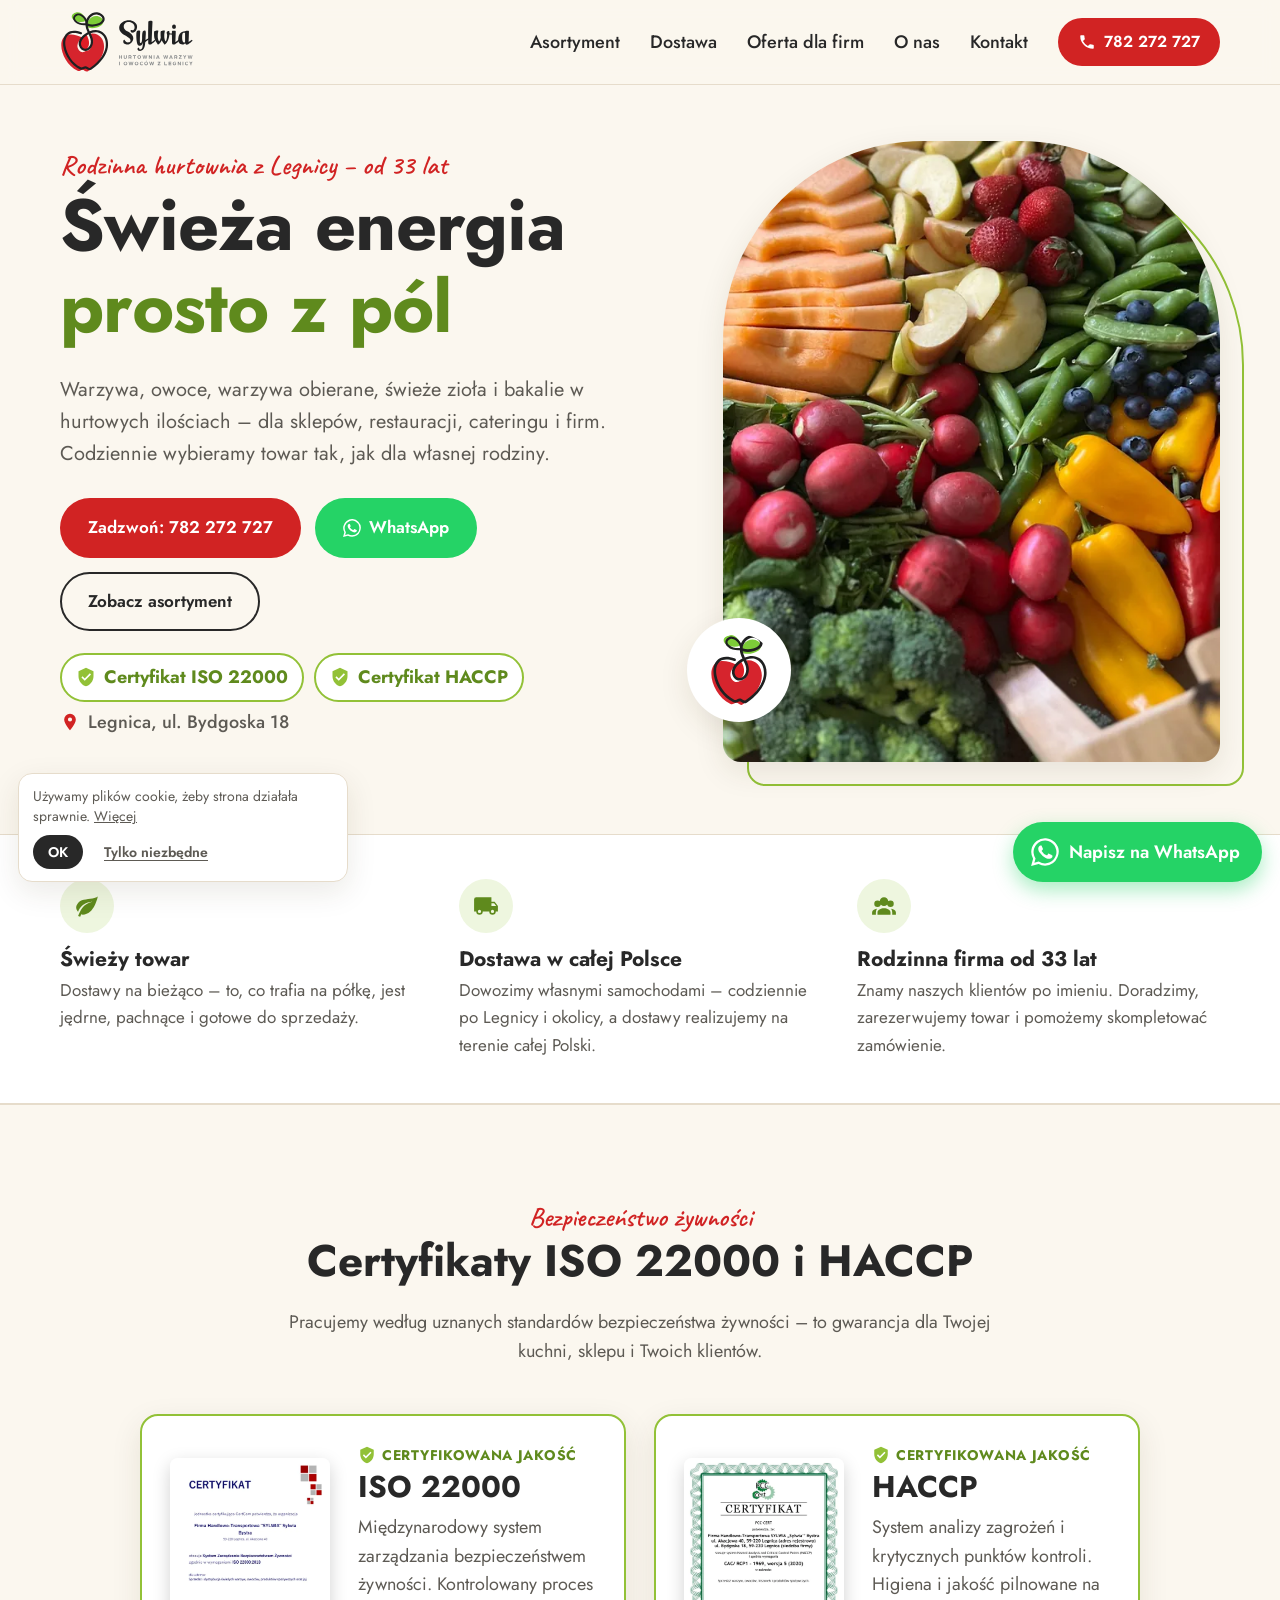
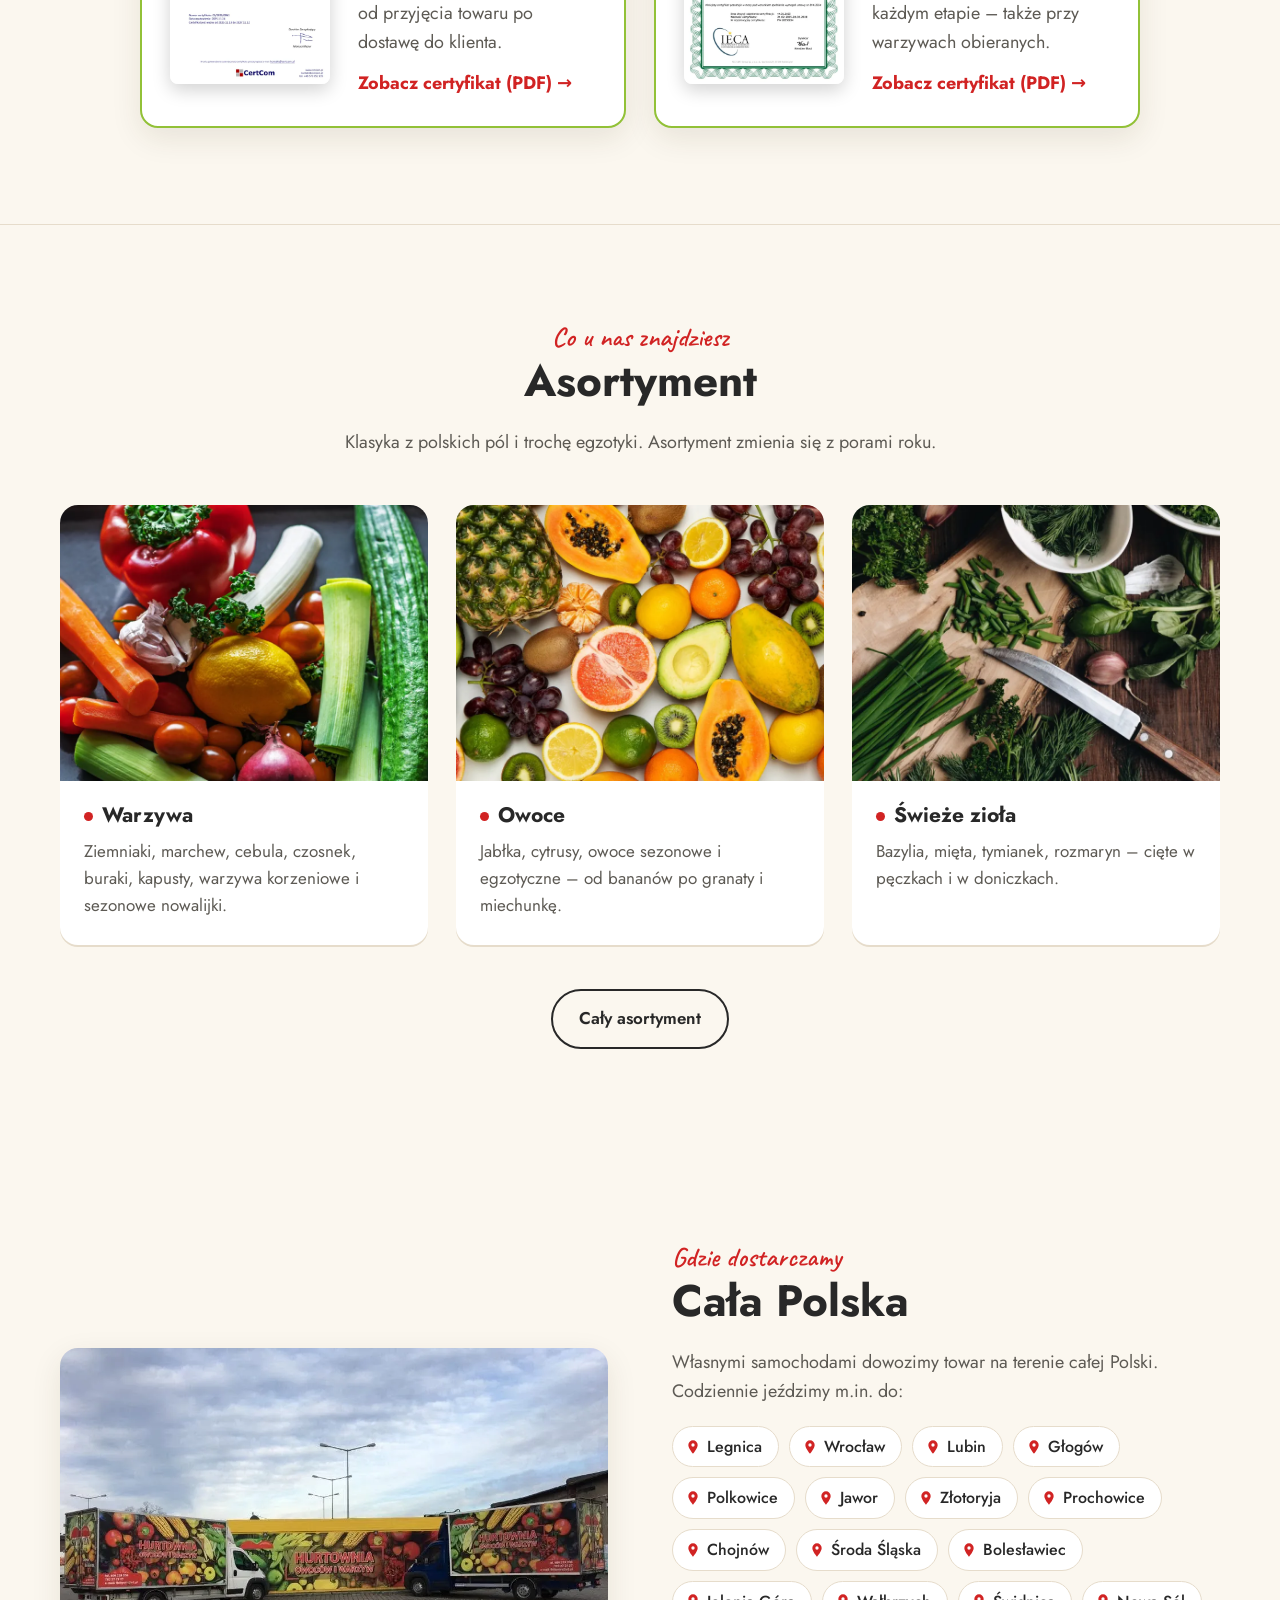
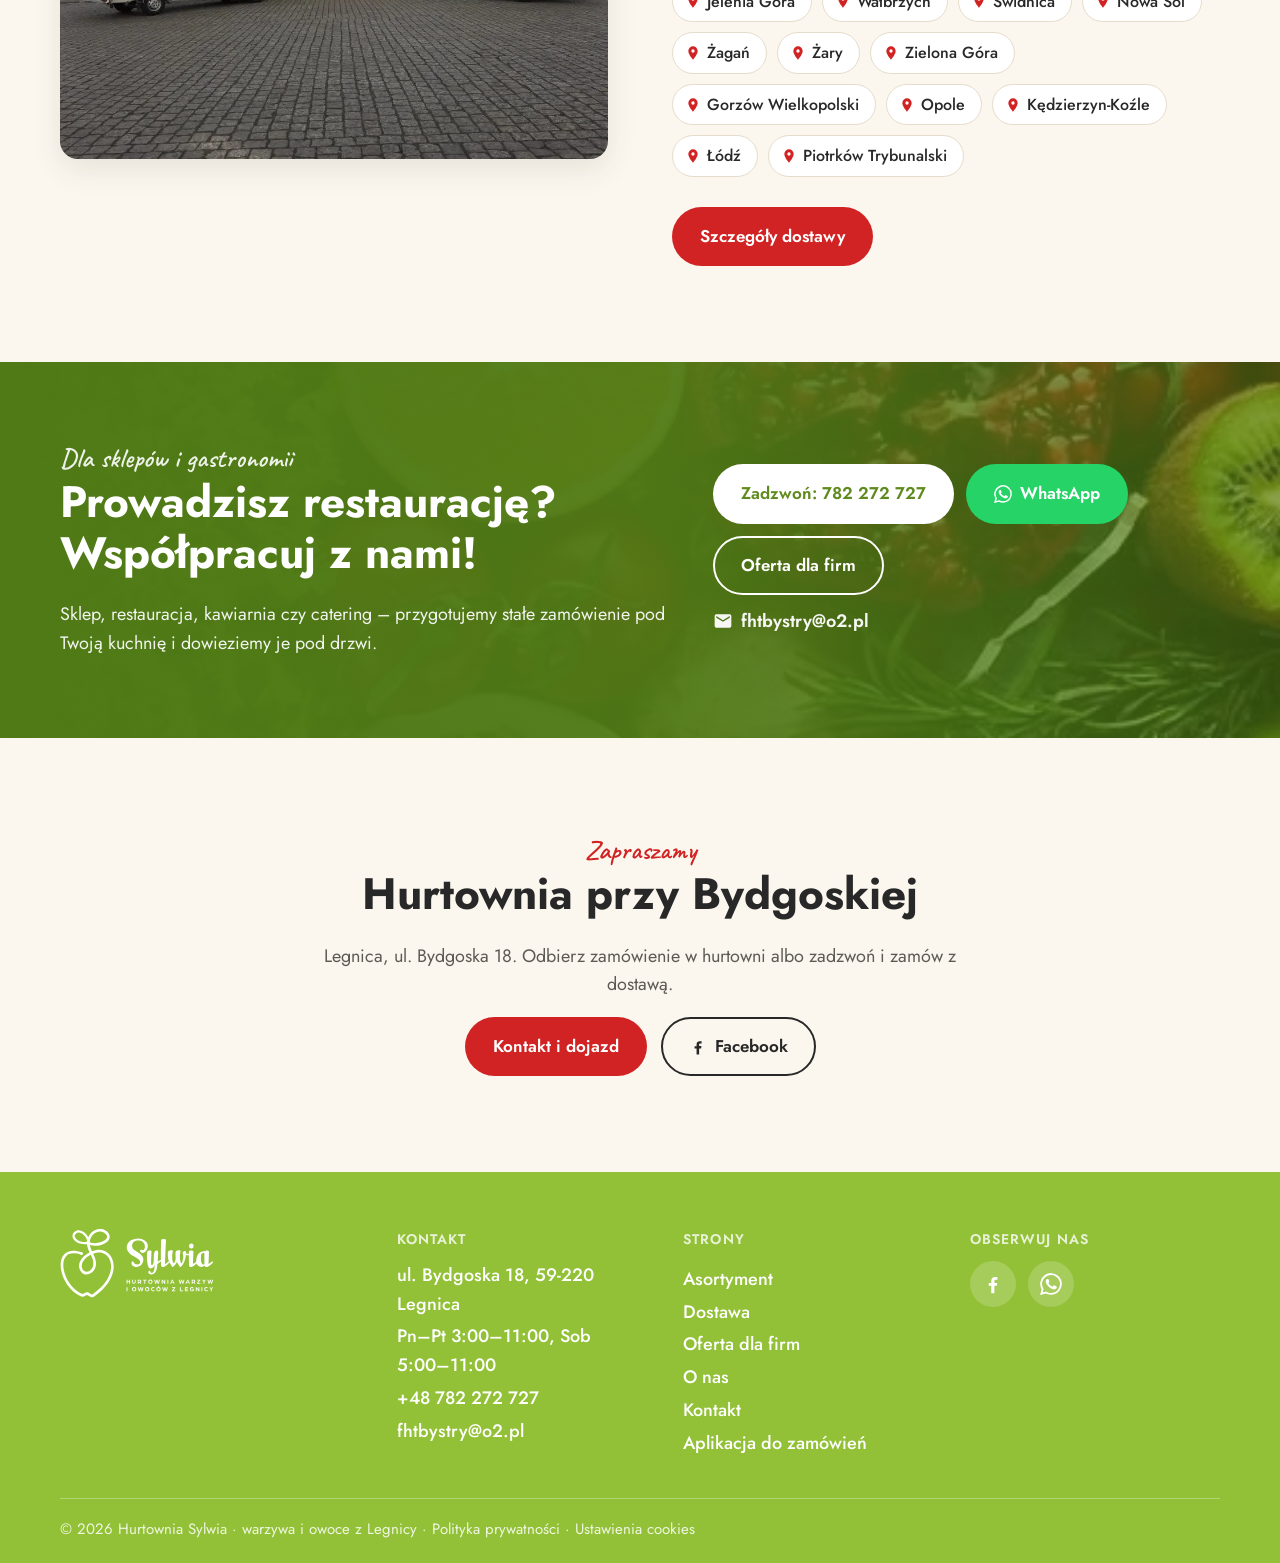
<file: index.html>
<!doctype html>
<html lang="pl">
<head>
  <meta charset="utf-8">
  <meta name="viewport" content="width=device-width, initial-scale=1">
  <title>Hurtownia Sylwia – warzywa i owoce z Legnicy</title>
  <meta name="description" content="Rodzinna hurtownia warzyw i owoców w Legnicy. Warzywa, owoce, warzywa obierane, zioła i bakalie dla sklepów, restauracji i cateringu. Dostawa w całej Polsce.">
  <link rel="canonical" href="https://hurtowniasylwia.pl/">
  <link rel="icon" href="img/favicon.svg" type="image/svg+xml">
  <meta property="og:type" content="website">
  <meta property="og:locale" content="pl_PL">
  <meta property="og:site_name" content="Hurtownia Sylwia">
  <meta property="og:url" content="https://hurtowniasylwia.pl/">
  <meta property="og:title" content="Hurtownia Sylwia – warzywa i owoce z Legnicy">
  <meta property="og:description" content="Rodzinna hurtownia warzyw i owoców w Legnicy. Warzywa, owoce, warzywa obierane, zioła i bakalie dla sklepów, restauracji i cateringu. Dostawa w całej Polsce.">
  <meta property="og:image" content="https://hurtowniasylwia.pl/img/hero-warzywa.webp">
  <meta name="twitter:card" content="summary_large_image">
  <link rel="preload" href="fonts/jost-latin.woff2" as="font" type="font/woff2" crossorigin>
  <link rel="stylesheet" href="css/style.css">
  <script type="application/ld+json">
  {
    "@context": "https://schema.org",
    "@type": "GroceryStore",
    "name": "Hurtownia Sylwia – warzywa i owoce",
    "telephone": "+48 782 272 727",
    "email": "fhtbystry@o2.pl",
    "@id": "https://hurtowniasylwia.pl/#business",
    "url": "https://hurtowniasylwia.pl/",
    "logo": "https://hurtowniasylwia.pl/img/logo.svg",
    "image": "https://hurtowniasylwia.pl/img/hero-warzywa.webp",
    "sameAs": ["https://www.facebook.com/p/Sylwia-Hurtownia-warzyw-i-owoc%C3%B3w-100070774976242/"],
    "openingHoursSpecification": [
      {"@type": "OpeningHoursSpecification", "dayOfWeek": ["Monday", "Tuesday", "Wednesday", "Thursday", "Friday"], "opens": "03:00", "closes": "11:00"},
      {"@type": "OpeningHoursSpecification", "dayOfWeek": "Saturday", "opens": "05:00", "closes": "11:00"}
    ],
    "areaServed": {"@type": "Country", "name": "Polska"},
    "address": {
      "@type": "PostalAddress",
      "streetAddress": "ul. Bydgoska 18",
      "postalCode": "59-220",
      "addressLocality": "Legnica",
      "addressCountry": "PL"
    }
  }
  </script>
</head>
<body>

<header class="site-header">
  <div class="wrap header-inner">
    <a href="index.html" class="brand" aria-label="Hurtownia Sylwia – strona główna">
      <img src="img/logo.svg" alt="Sylwia – hurtownia warzyw i owoców z Legnicy" width="210" height="94">
    </a>
    <button class="nav-toggle" aria-expanded="false" aria-controls="nav" aria-label="Menu">
      <span></span><span></span><span></span>
    </button>
    <nav id="nav" class="nav">
      <a href="asortyment.html">Asortyment</a>
      <a href="dostawa.html">Dostawa</a>
      <a href="dla-firm.html">Oferta dla firm</a>
      <a href="o-nas.html">O nas</a>
      <a href="kontakt.html">Kontakt</a>
      <a href="tel:+48782272727" class="btn btn-red btn-sm">
        <svg aria-hidden="true" viewBox="0 0 24 24"><path d="M6.6 10.8a15.1 15.1 0 0 0 6.6 6.6l2.2-2.2a1 1 0 0 1 1-.25 11.4 11.4 0 0 0 3.6.57 1 1 0 0 1 1 1V20a1 1 0 0 1-1 1A17 17 0 0 1 3 4a1 1 0 0 1 1-1h3.5a1 1 0 0 1 1 1c0 1.25.2 2.45.57 3.57a1 1 0 0 1-.25 1z"/></svg>
        782 272 727
      </a>
    </nav>
  </div>
</header>

<main>

  <section class="hero">
    <div class="wrap hero-inner">
      <div class="hero-text">
        <p class="hand">Rodzinna hurtownia z Legnicy – od 33 lat</p>
        <h1>Świeża energia<br><span>prosto z pól</span></h1>
        <p class="lead">Warzywa, owoce, warzywa obierane, świeże zioła i bakalie w hurtowych ilościach – dla sklepów, restauracji, cateringu i firm. Codziennie wybieramy towar tak, jak dla własnej rodziny.</p>
        <div class="hero-cta">
          <a href="tel:+48782272727" class="btn btn-red">Zadzwoń: 782 272 727</a>
          <a href="https://wa.me/48782272727" class="btn btn-wa" target="_blank" rel="noopener"><svg viewBox="0 0 24 24" aria-hidden="true"><path d="M17.5 14.4c-.3-.1-1.8-.9-2-1-.3-.1-.5-.1-.7.1l-.9 1.2c-.2.2-.3.2-.6.1a8.2 8.2 0 0 1-4-3.5c-.3-.5.3-.5.9-1.6.1-.2 0-.4 0-.5l-.9-2.2c-.2-.6-.5-.5-.7-.5h-.6a1.1 1.1 0 0 0-.8.4 3.4 3.4 0 0 0-1 2.5 5.9 5.9 0 0 0 1.2 3.1 13.4 13.4 0 0 0 5.2 4.6c1.9.8 2.7.9 3.6.7a3.1 3.1 0 0 0 2-1.4 2.5 2.5 0 0 0 .2-1.4c-.1-.1-.3-.2-.6-.3zM12 21.8a9.8 9.8 0 0 1-5-1.4l-.4-.2-3.7 1 1-3.6-.2-.4A9.8 9.8 0 1 1 12 21.8zm8.4-18.2A11.8 11.8 0 0 0 1.8 17.8L.1 24l6.4-1.7a11.8 11.8 0 0 0 5.6 1.4A11.9 11.9 0 0 0 20.4 3.6z"/></svg> WhatsApp</a>
          <a href="asortyment.html" class="btn btn-ghost">Zobacz asortyment</a>
        </div>

        <div class="cert-strip">
          <a class="cert-mini" href="certyfikaty/certyfikat-iso22000.pdf" target="_blank" rel="noopener"><svg viewBox="0 0 24 24" aria-hidden="true"><path d="M12 1 3 5v6c0 5.5 3.8 10.7 9 12 5.2-1.3 9-6.5 9-12V5zm-1.5 15.5-4-4 1.4-1.4 2.6 2.6 6.1-6.1 1.4 1.4z"/></svg>Certyfikat ISO 22000</a>
          <a class="cert-mini" href="certyfikaty/certyfikat-haccp.pdf" target="_blank" rel="noopener"><svg viewBox="0 0 24 24" aria-hidden="true"><path d="M12 1 3 5v6c0 5.5 3.8 10.7 9 12 5.2-1.3 9-6.5 9-12V5zm-1.5 15.5-4-4 1.4-1.4 2.6 2.6 6.1-6.1 1.4 1.4z"/></svg>Certyfikat HACCP</a>
        </div>
        <p class="hero-address">
          <svg aria-hidden="true" viewBox="0 0 24 24"><path d="M12 2a7 7 0 0 0-7 7c0 5.25 7 13 7 13s7-7.75 7-13a7 7 0 0 0-7-7zm0 9.5A2.5 2.5 0 1 1 12 6.5a2.5 2.5 0 0 1 0 5z"/></svg>
          Legnica, ul. Bydgoska 18
        </p>
      </div>
      <div class="hero-photo">
        <img src="img/hero-warzywa.webp" srcset="img/hero-warzywa-600.webp 600w, img/hero-warzywa.webp 1000w" sizes="(max-width: 820px) 420px, 500px" alt="Świeże warzywa i owoce: melon, jabłka, truskawki, rzodkiewki, groszek, borówki, papryka, brokuły" width="1000" height="1250" fetchpriority="high">
        <img class="hero-badge" src="img/favicon.svg" alt="" aria-hidden="true">
      </div>
    </div>
  </section>

  <section class="features">
    <div class="wrap features-grid">
      <div class="feature">
        <div class="feature-icon"><svg viewBox="0 0 24 24" aria-hidden="true"><path d="M17 8C8 10 5.9 16.2 3.8 21.3l1.9.7 1-2.3c.5.2 1 .3 1.3.3C19 20 22 3 22 3c-1 2-8 2.3-13 3.3S2 11.5 2 13.5s1.8 3.8 1.8 3.8C7 8 17 8 17 8z"/></svg></div>
        <h3>Świeży towar</h3>
        <p>Dostawy na bieżąco – to, co trafia na półkę, jest jędrne, pachnące i gotowe do sprzedaży.</p>
      </div>
      <div class="feature">
        <div class="feature-icon"><svg viewBox="0 0 24 24" aria-hidden="true"><path d="M20 8h-3V4H3a2 2 0 0 0-2 2v11h2a3 3 0 0 0 6 0h6a3 3 0 0 0 6 0h2v-5zm-.5 1.5L21.46 12H17V9.5zM6 18.5A1.5 1.5 0 1 1 6 15.5a1.5 1.5 0 0 1 0 3zm12 0a1.5 1.5 0 1 1 0-3 1.5 1.5 0 0 1 0 3z"/></svg></div>
        <h3>Dostawa w całej Polsce</h3>
        <p>Dowozimy własnymi samochodami – codziennie po Legnicy i okolicy, a dostawy realizujemy na terenie całej Polski.</p>
      </div>
      <div class="feature">
        <div class="feature-icon"><svg viewBox="0 0 24 24" aria-hidden="true"><path d="M12 12a4 4 0 1 0 0-8 4 4 0 0 0 0 8zm-6 1a3 3 0 1 0 0-6 3 3 0 0 0 0 6zm12 0a3 3 0 1 0 0-6 3 3 0 0 0 0 6zM12 14c-3 0-6 1.5-6 4v2h12v-2c0-2.5-3-4-6-4zm-6.6.6C3 14.9 1 16 1 18v2h3.5v-2c0-1.3.4-2.4 1-3.4zm13.2 0c.6 1 1 2.1 1 3.4v2H23v-2c0-2-2-3.1-4.4-3.4z"/></svg></div>
        <h3>Rodzinna firma od 33 lat</h3>
        <p>Znamy naszych klientów po imieniu. Doradzimy, zarezerwujemy towar i pomożemy skompletować zamówienie.</p>
      </div>
    </div>
  </section>

  <section class="section certs" id="certyfikaty">
    <div class="wrap">
      <div class="section-head">
        <p class="hand">Bezpieczeństwo żywności</p>
        <h2>Certyfikaty ISO 22000 i HACCP</h2>
        <p>Pracujemy według uznanych standardów bezpieczeństwa żywności – to gwarancja dla Twojej kuchni, sklepu i Twoich klientów.</p>
      </div>
      <div class="cert-grid">
        <article class="cert-card">
          <a class="cert-photo" href="certyfikaty/certyfikat-iso22000.pdf" target="_blank" rel="noopener" title="Otwórz certyfikat ISO 22000 (PDF)"><img src="img/cert-iso22000.webp" alt="Certyfikat ISO 22000 – Hurtownia Sylwia" loading="lazy" width="480" height="679"></a>
          <div>
            <p class="cert-check"><svg viewBox="0 0 24 24" aria-hidden="true"><path d="M12 1 3 5v6c0 5.5 3.8 10.7 9 12 5.2-1.3 9-6.5 9-12V5zm-1.5 15.5-4-4 1.4-1.4 2.6 2.6 6.1-6.1 1.4 1.4z"/></svg>Certyfikowana jakość</p>
            <h3>ISO 22000</h3>
            <p>Międzynarodowy system zarządzania bezpieczeństwem żywności. Kontrolowany proces od przyjęcia towaru po dostawę do klienta.</p>
            <a class="cert-link" href="certyfikaty/certyfikat-iso22000.pdf" target="_blank" rel="noopener">Zobacz certyfikat (PDF) →</a>
          </div>
        </article>
        <article class="cert-card">
          <a class="cert-photo" href="certyfikaty/certyfikat-haccp.pdf" target="_blank" rel="noopener" title="Otwórz certyfikat HACCP (PDF)"><img src="img/cert-haccp.webp" alt="Certyfikat HACCP – Hurtownia Sylwia" loading="lazy" width="480" height="679"></a>
          <div>
            <p class="cert-check"><svg viewBox="0 0 24 24" aria-hidden="true"><path d="M12 1 3 5v6c0 5.5 3.8 10.7 9 12 5.2-1.3 9-6.5 9-12V5zm-1.5 15.5-4-4 1.4-1.4 2.6 2.6 6.1-6.1 1.4 1.4z"/></svg>Certyfikowana jakość</p>
            <h3>HACCP</h3>
            <p>System analizy zagrożeń i krytycznych punktów kontroli. Higiena i jakość pilnowane na każdym etapie – także przy warzywach obieranych.</p>
            <a class="cert-link" href="certyfikaty/certyfikat-haccp.pdf" target="_blank" rel="noopener">Zobacz certyfikat (PDF) →</a>
          </div>
        </article>
      </div>
    </div>
  </section>

  <section class="section">
    <div class="wrap">
      <div class="section-head">
        <p class="hand">Co u nas znajdziesz</p>
        <h2>Asortyment</h2>
        <p>Klasyka z polskich pól i trochę egzotyki. Asortyment zmienia się z porami roku.</p>
      </div>
      <div class="cards">
        <article class="card">
          <img src="img/kat-warzywa.webp" alt="Świeże warzywa: papryka, marchew, por, pomidorki, cebula, czosnek, ogórek" loading="lazy" width="800" height="600">
          <div class="card-body">
            <h3>Warzywa</h3>
            <p>Ziemniaki, marchew, cebula, czosnek, buraki, kapusty, warzywa korzeniowe i sezonowe nowalijki.</p>
          </div>
        </article>
        <article class="card">
          <img src="img/kat-owoce.webp" alt="Owoce: ananas, papaja, winogrona, cytryny, pomarańcze, kiwi, awokado, grejpfrut" loading="lazy" width="800" height="600">
          <div class="card-body">
            <h3>Owoce</h3>
            <p>Jabłka, cytrusy, owoce sezonowe i egzotyczne – od bananów po granaty i miechunkę.</p>
          </div>
        </article>
        <article class="card">
          <img src="img/kat-ziola.webp" alt="Świeże zioła: koper, natka pietruszki, szczypiorek, bazylia, rozmaryn" loading="lazy" width="800" height="600">
          <div class="card-body">
            <h3>Świeże zioła</h3>
            <p>Bazylia, mięta, tymianek, rozmaryn – cięte w pęczkach i w doniczkach.</p>
          </div>
        </article>
      </div>
      <p class="center-cta"><a href="asortyment.html" class="btn btn-ghost">Cały asortyment</a></p>
    </div>
  </section>

  <section class="section">
    <div class="wrap split">
      <div class="split-photo">
        <img src="img/flota.webp" alt="Dwa samochody dostawcze Hurtowni Sylwia z grafiką owoców i warzyw" loading="lazy" width="960" height="720">
      </div>
      <div>
        <p class="hand">Gdzie dostarczamy</p>
        <h2>Cała Polska</h2>
        <p class="muted">Własnymi samochodami dowozimy towar na terenie całej Polski. Codziennie jeździmy m.in. do:</p>
        <ul class="cities">
          <li><svg aria-hidden="true" viewBox="0 0 24 24"><path d="M12 2a7 7 0 0 0-7 7c0 5.25 7 13 7 13s7-7.75 7-13a7 7 0 0 0-7-7zm0 9.5A2.5 2.5 0 1 1 12 6.5a2.5 2.5 0 0 1 0 5z"/></svg>Legnica</li>
          <li><svg aria-hidden="true" viewBox="0 0 24 24"><path d="M12 2a7 7 0 0 0-7 7c0 5.25 7 13 7 13s7-7.75 7-13a7 7 0 0 0-7-7zm0 9.5A2.5 2.5 0 1 1 12 6.5a2.5 2.5 0 0 1 0 5z"/></svg>Wrocław</li>
          <li><svg aria-hidden="true" viewBox="0 0 24 24"><path d="M12 2a7 7 0 0 0-7 7c0 5.25 7 13 7 13s7-7.75 7-13a7 7 0 0 0-7-7zm0 9.5A2.5 2.5 0 1 1 12 6.5a2.5 2.5 0 0 1 0 5z"/></svg>Lubin</li>
          <li><svg aria-hidden="true" viewBox="0 0 24 24"><path d="M12 2a7 7 0 0 0-7 7c0 5.25 7 13 7 13s7-7.75 7-13a7 7 0 0 0-7-7zm0 9.5A2.5 2.5 0 1 1 12 6.5a2.5 2.5 0 0 1 0 5z"/></svg>Głogów</li>
          <li><svg aria-hidden="true" viewBox="0 0 24 24"><path d="M12 2a7 7 0 0 0-7 7c0 5.25 7 13 7 13s7-7.75 7-13a7 7 0 0 0-7-7zm0 9.5A2.5 2.5 0 1 1 12 6.5a2.5 2.5 0 0 1 0 5z"/></svg>Polkowice</li>
          <li><svg aria-hidden="true" viewBox="0 0 24 24"><path d="M12 2a7 7 0 0 0-7 7c0 5.25 7 13 7 13s7-7.75 7-13a7 7 0 0 0-7-7zm0 9.5A2.5 2.5 0 1 1 12 6.5a2.5 2.5 0 0 1 0 5z"/></svg>Jawor</li>
          <li><svg aria-hidden="true" viewBox="0 0 24 24"><path d="M12 2a7 7 0 0 0-7 7c0 5.25 7 13 7 13s7-7.75 7-13a7 7 0 0 0-7-7zm0 9.5A2.5 2.5 0 1 1 12 6.5a2.5 2.5 0 0 1 0 5z"/></svg>Złotoryja</li>
          <li><svg aria-hidden="true" viewBox="0 0 24 24"><path d="M12 2a7 7 0 0 0-7 7c0 5.25 7 13 7 13s7-7.75 7-13a7 7 0 0 0-7-7zm0 9.5A2.5 2.5 0 1 1 12 6.5a2.5 2.5 0 0 1 0 5z"/></svg>Prochowice</li>
          <li><svg aria-hidden="true" viewBox="0 0 24 24"><path d="M12 2a7 7 0 0 0-7 7c0 5.25 7 13 7 13s7-7.75 7-13a7 7 0 0 0-7-7zm0 9.5A2.5 2.5 0 1 1 12 6.5a2.5 2.5 0 0 1 0 5z"/></svg>Chojnów</li>
          <li><svg aria-hidden="true" viewBox="0 0 24 24"><path d="M12 2a7 7 0 0 0-7 7c0 5.25 7 13 7 13s7-7.75 7-13a7 7 0 0 0-7-7zm0 9.5A2.5 2.5 0 1 1 12 6.5a2.5 2.5 0 0 1 0 5z"/></svg>Środa Śląska</li>
          <li><svg aria-hidden="true" viewBox="0 0 24 24"><path d="M12 2a7 7 0 0 0-7 7c0 5.25 7 13 7 13s7-7.75 7-13a7 7 0 0 0-7-7zm0 9.5A2.5 2.5 0 1 1 12 6.5a2.5 2.5 0 0 1 0 5z"/></svg>Bolesławiec</li>
          <li><svg aria-hidden="true" viewBox="0 0 24 24"><path d="M12 2a7 7 0 0 0-7 7c0 5.25 7 13 7 13s7-7.75 7-13a7 7 0 0 0-7-7zm0 9.5A2.5 2.5 0 1 1 12 6.5a2.5 2.5 0 0 1 0 5z"/></svg>Jelenia Góra</li>
          <li><svg aria-hidden="true" viewBox="0 0 24 24"><path d="M12 2a7 7 0 0 0-7 7c0 5.25 7 13 7 13s7-7.75 7-13a7 7 0 0 0-7-7zm0 9.5A2.5 2.5 0 1 1 12 6.5a2.5 2.5 0 0 1 0 5z"/></svg>Wałbrzych</li>
          <li><svg aria-hidden="true" viewBox="0 0 24 24"><path d="M12 2a7 7 0 0 0-7 7c0 5.25 7 13 7 13s7-7.75 7-13a7 7 0 0 0-7-7zm0 9.5A2.5 2.5 0 1 1 12 6.5a2.5 2.5 0 0 1 0 5z"/></svg>Świdnica</li>
          <li><svg aria-hidden="true" viewBox="0 0 24 24"><path d="M12 2a7 7 0 0 0-7 7c0 5.25 7 13 7 13s7-7.75 7-13a7 7 0 0 0-7-7zm0 9.5A2.5 2.5 0 1 1 12 6.5a2.5 2.5 0 0 1 0 5z"/></svg>Nowa Sól</li>
          <li><svg aria-hidden="true" viewBox="0 0 24 24"><path d="M12 2a7 7 0 0 0-7 7c0 5.25 7 13 7 13s7-7.75 7-13a7 7 0 0 0-7-7zm0 9.5A2.5 2.5 0 1 1 12 6.5a2.5 2.5 0 0 1 0 5z"/></svg>Żagań</li>
          <li><svg aria-hidden="true" viewBox="0 0 24 24"><path d="M12 2a7 7 0 0 0-7 7c0 5.25 7 13 7 13s7-7.75 7-13a7 7 0 0 0-7-7zm0 9.5A2.5 2.5 0 1 1 12 6.5a2.5 2.5 0 0 1 0 5z"/></svg>Żary</li>
          <li><svg aria-hidden="true" viewBox="0 0 24 24"><path d="M12 2a7 7 0 0 0-7 7c0 5.25 7 13 7 13s7-7.75 7-13a7 7 0 0 0-7-7zm0 9.5A2.5 2.5 0 1 1 12 6.5a2.5 2.5 0 0 1 0 5z"/></svg>Zielona Góra</li>
          <li><svg aria-hidden="true" viewBox="0 0 24 24"><path d="M12 2a7 7 0 0 0-7 7c0 5.25 7 13 7 13s7-7.75 7-13a7 7 0 0 0-7-7zm0 9.5A2.5 2.5 0 1 1 12 6.5a2.5 2.5 0 0 1 0 5z"/></svg>Gorzów Wielkopolski</li>
          <li><svg aria-hidden="true" viewBox="0 0 24 24"><path d="M12 2a7 7 0 0 0-7 7c0 5.25 7 13 7 13s7-7.75 7-13a7 7 0 0 0-7-7zm0 9.5A2.5 2.5 0 1 1 12 6.5a2.5 2.5 0 0 1 0 5z"/></svg>Opole</li>
          <li><svg aria-hidden="true" viewBox="0 0 24 24"><path d="M12 2a7 7 0 0 0-7 7c0 5.25 7 13 7 13s7-7.75 7-13a7 7 0 0 0-7-7zm0 9.5A2.5 2.5 0 1 1 12 6.5a2.5 2.5 0 0 1 0 5z"/></svg>Kędzierzyn-Koźle</li>
          <li><svg aria-hidden="true" viewBox="0 0 24 24"><path d="M12 2a7 7 0 0 0-7 7c0 5.25 7 13 7 13s7-7.75 7-13a7 7 0 0 0-7-7zm0 9.5A2.5 2.5 0 1 1 12 6.5a2.5 2.5 0 0 1 0 5z"/></svg>Łódź</li>
          <li><svg aria-hidden="true" viewBox="0 0 24 24"><path d="M12 2a7 7 0 0 0-7 7c0 5.25 7 13 7 13s7-7.75 7-13a7 7 0 0 0-7-7zm0 9.5A2.5 2.5 0 1 1 12 6.5a2.5 2.5 0 0 1 0 5z"/></svg>Piotrków Trybunalski</li>
        </ul>
        <a href="dostawa.html" class="btn btn-red">Szczegóły dostawy</a>
      </div>
    </div>
  </section>

  <section class="b2b">
    <div class="wrap b2b-inner">
      <div>
        <p class="hand hand-light">Dla sklepów i gastronomii</p>
        <h2>Prowadzisz restaurację? Współpracuj z nami!</h2>
        <p>Sklep, restauracja, kawiarnia czy catering – przygotujemy stałe zamówienie pod Twoją kuchnię i dowieziemy je pod drzwi.</p>
      </div>
      <div class="b2b-cta">
        <a href="tel:+48782272727" class="btn btn-white">Zadzwoń: 782 272 727</a>
        <a href="https://wa.me/48782272727" class="btn btn-wa" target="_blank" rel="noopener"><svg viewBox="0 0 24 24" aria-hidden="true"><path d="M17.5 14.4c-.3-.1-1.8-.9-2-1-.3-.1-.5-.1-.7.1l-.9 1.2c-.2.2-.3.2-.6.1a8.2 8.2 0 0 1-4-3.5c-.3-.5.3-.5.9-1.6.1-.2 0-.4 0-.5l-.9-2.2c-.2-.6-.5-.5-.7-.5h-.6a1.1 1.1 0 0 0-.8.4 3.4 3.4 0 0 0-1 2.5 5.9 5.9 0 0 0 1.2 3.1 13.4 13.4 0 0 0 5.2 4.6c1.9.8 2.7.9 3.6.7a3.1 3.1 0 0 0 2-1.4 2.5 2.5 0 0 0 .2-1.4c-.1-.1-.3-.2-.6-.3zM12 21.8a9.8 9.8 0 0 1-5-1.4l-.4-.2-3.7 1 1-3.6-.2-.4A9.8 9.8 0 1 1 12 21.8zm8.4-18.2A11.8 11.8 0 0 0 1.8 17.8L.1 24l6.4-1.7a11.8 11.8 0 0 0 5.6 1.4A11.9 11.9 0 0 0 20.4 3.6z"/></svg> WhatsApp</a>
        <a href="dla-firm.html" class="btn btn-outline-white">Oferta dla firm</a>
        <a href="mailto:fhtbystry@o2.pl" class="b2b-mail"><svg viewBox="0 0 24 24" aria-hidden="true"><path d="M20 4H4a2 2 0 0 0-2 2v12a2 2 0 0 0 2 2h16a2 2 0 0 0 2-2V6a2 2 0 0 0-2-2zm0 4-8 5-8-5V6l8 5 8-5z"/></svg>fhtbystry@o2.pl</a>
      </div>
    </div>
  </section>

  <section class="section">
    <div class="wrap visit">
      <div>
        <p class="hand">Zapraszamy</p>
        <h2>Hurtownia przy Bydgoskiej</h2>
        <p class="muted">Legnica, ul. Bydgoska 18. Odbierz zamówienie w hurtowni albo zadzwoń i zamów z dostawą.</p>
        <div class="contact-cta">
          <a href="kontakt.html" class="btn btn-red">Kontakt i dojazd</a>
          <a href="https://www.facebook.com/p/Sylwia-Hurtownia-warzyw-i-owoc%C3%B3w-100070774976242/" class="btn btn-ghost" target="_blank" rel="noopener"><svg viewBox="0 0 24 24" aria-hidden="true"><path d="M13.5 22v-8h2.7l.4-3.2h-3.1V8.8c0-.9.3-1.5 1.6-1.5h1.7V4.4a22 22 0 0 0-2.5-.1c-2.5 0-4.2 1.5-4.2 4.3v2.3H7.4V14h2.7v8z"/></svg> Facebook</a>
        </div>
      </div>
    </div>
  </section>
</main>

<footer class="site-footer">
  <div class="wrap footer-grid">
    <div>
      <img src="img/logo-white.svg" alt="Sylwia – hurtownia warzyw i owoców z Legnicy" class="footer-logo" width="200" height="90">
    </div>
    <div class="footer-info">
      <p class="footer-h">Kontakt</p>
      <p>ul. Bydgoska 18, 59-220 Legnica</p>
      <p>Pn–Pt 3:00–11:00, Sob 5:00–11:00</p>
      <p><a href="tel:+48782272727">+48 782 272 727</a></p>
      <p><a href="mailto:fhtbystry@o2.pl">fhtbystry@o2.pl</a></p>
    </div>
    <nav class="footer-nav" aria-label="Stopka">
      <p class="footer-h">Strony</p>
        <a href="asortyment.html">Asortyment</a>
        <a href="dostawa.html">Dostawa</a>
        <a href="dla-firm.html">Oferta dla firm</a>
        <a href="o-nas.html">O nas</a>
        <a href="kontakt.html">Kontakt</a>
        <a href="zamow/">Aplikacja do zamówień</a>
    </nav>
    <div>
      <p class="footer-h">Obserwuj nas</p>
      <div class="social social-light">
        <a href="https://www.facebook.com/p/Sylwia-Hurtownia-warzyw-i-owoc%C3%B3w-100070774976242/" target="_blank" rel="noopener" aria-label="Facebook – Hurtownia Sylwia"><svg viewBox="0 0 24 24" aria-hidden="true"><path d="M13.5 22v-8h2.7l.4-3.2h-3.1V8.8c0-.9.3-1.5 1.6-1.5h1.7V4.4a22 22 0 0 0-2.5-.1c-2.5 0-4.2 1.5-4.2 4.3v2.3H7.4V14h2.7v8z"/></svg></a>
        <a href="https://wa.me/48782272727" target="_blank" rel="noopener" aria-label="WhatsApp – napisz do nas"><svg viewBox="0 0 24 24" aria-hidden="true"><path d="M17.5 14.4c-.3-.1-1.8-.9-2-1-.3-.1-.5-.1-.7.1l-.9 1.2c-.2.2-.3.2-.6.1a8.2 8.2 0 0 1-4-3.5c-.3-.5.3-.5.9-1.6.1-.2 0-.4 0-.5l-.9-2.2c-.2-.6-.5-.5-.7-.5h-.6a1.1 1.1 0 0 0-.8.4 3.4 3.4 0 0 0-1 2.5 5.9 5.9 0 0 0 1.2 3.1 13.4 13.4 0 0 0 5.2 4.6c1.9.8 2.7.9 3.6.7a3.1 3.1 0 0 0 2-1.4 2.5 2.5 0 0 0 .2-1.4c-.1-.1-.3-.2-.6-.3zM12 21.8a9.8 9.8 0 0 1-5-1.4l-.4-.2-3.7 1 1-3.6-.2-.4A9.8 9.8 0 1 1 12 21.8zm8.4-18.2A11.8 11.8 0 0 0 1.8 17.8L.1 24l6.4-1.7a11.8 11.8 0 0 0 5.6 1.4A11.9 11.9 0 0 0 20.4 3.6z"/></svg></a>
      </div>
    </div>
  </div>
  <div class="wrap footer-bottom">
    <p>© <span id="year">2026</span> Hurtownia Sylwia · warzywa i owoce z Legnicy · <a href="polityka-prywatnosci.html">Polityka prywatności</a> · <a href="#" data-cookie-settings>Ustawienia cookies</a></p>
  </div>
</footer>

<div class="fabs">
  <a href="https://wa.me/48782272727" class="fab fab-wa" target="_blank" rel="noopener" aria-label="Napisz do nas na WhatsApp">
    <svg viewBox="0 0 24 24" aria-hidden="true"><path d="M17.5 14.4c-.3-.1-1.8-.9-2-1-.3-.1-.5-.1-.7.1l-.9 1.2c-.2.2-.3.2-.6.1a8.2 8.2 0 0 1-4-3.5c-.3-.5.3-.5.9-1.6.1-.2 0-.4 0-.5l-.9-2.2c-.2-.6-.5-.5-.7-.5h-.6a1.1 1.1 0 0 0-.8.4 3.4 3.4 0 0 0-1 2.5 5.9 5.9 0 0 0 1.2 3.1 13.4 13.4 0 0 0 5.2 4.6c1.9.8 2.7.9 3.6.7a3.1 3.1 0 0 0 2-1.4 2.5 2.5 0 0 0 .2-1.4c-.1-.1-.3-.2-.6-.3zM12 21.8a9.8 9.8 0 0 1-5-1.4l-.4-.2-3.7 1 1-3.6-.2-.4A9.8 9.8 0 1 1 12 21.8zm8.4-18.2A11.8 11.8 0 0 0 1.8 17.8L.1 24l6.4-1.7a11.8 11.8 0 0 0 5.6 1.4A11.9 11.9 0 0 0 20.4 3.6z"/></svg><span class="fab-label">Napisz na WhatsApp</span>
  </a>
  <a href="tel:+48782272727" class="fab fab-call" aria-label="Zadzwoń do hurtowni">
    <svg aria-hidden="true" viewBox="0 0 24 24"><path d="M6.6 10.8a15.1 15.1 0 0 0 6.6 6.6l2.2-2.2a1 1 0 0 1 1-.25 11.4 11.4 0 0 0 3.6.57 1 1 0 0 1 1 1V20a1 1 0 0 1-1 1A17 17 0 0 1 3 4a1 1 0 0 1 1-1h3.5a1 1 0 0 1 1 1c0 1.25.2 2.45.57 3.57a1 1 0 0 1-.25 1z"/></svg>
  </a>
</div>

<script>
  const t = document.querySelector('.nav-toggle'), n = document.getElementById('nav');
  t.addEventListener('click', () => {
    const open = n.classList.toggle('open');
    t.setAttribute('aria-expanded', open);
  });
  document.querySelectorAll('[data-soon]').forEach(a => a.addEventListener('click', e => e.preventDefault()));
  document.getElementById('year').textContent = new Date().getFullYear();
</script>
<script src="js/cookies.js" defer></script>
</body>
</html>
</file>
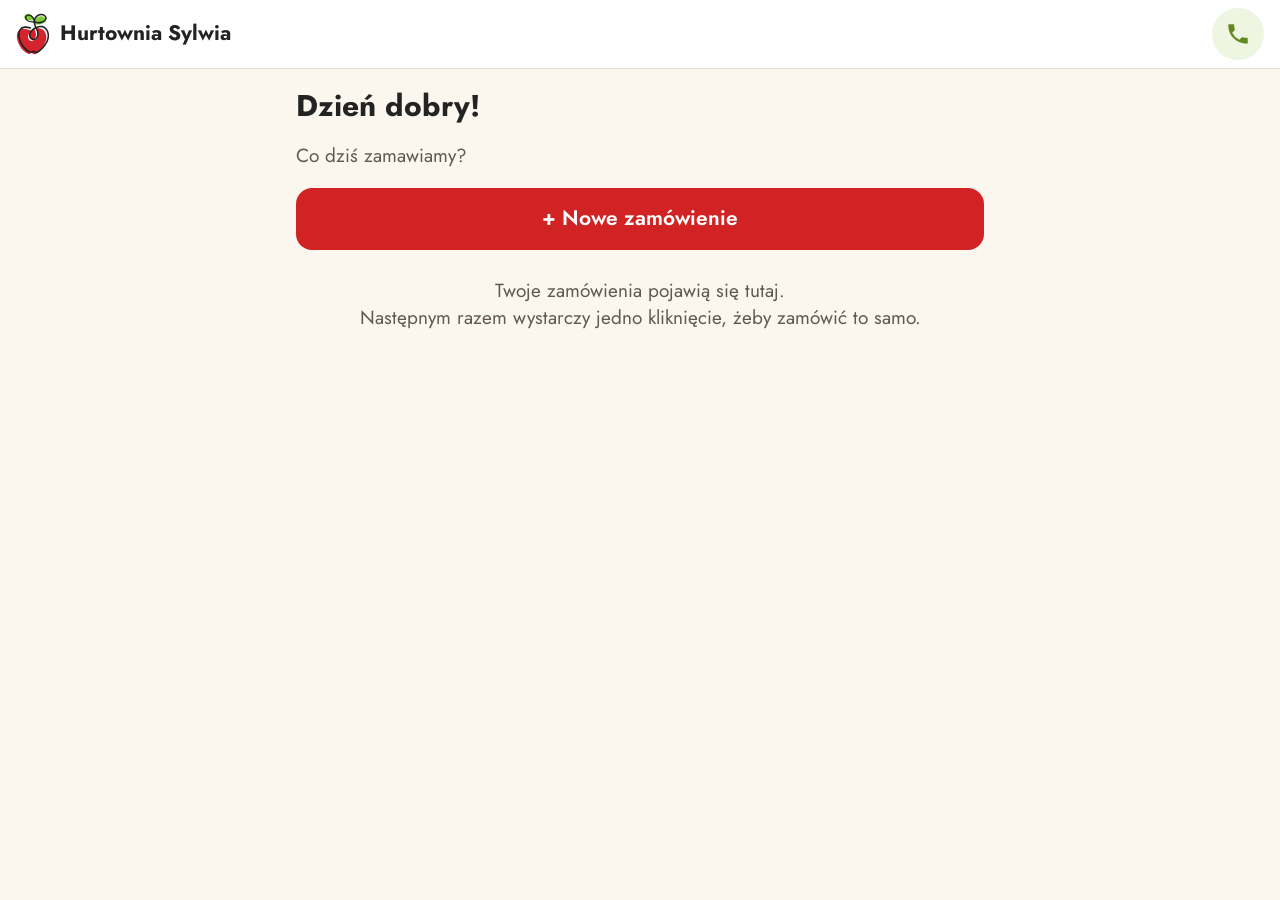
<file: zamow/index.html>
<!doctype html>
<html lang="pl">
<head>
  <meta charset="utf-8">
  <script>
    // Some hosts serve /zamow/ as /zamow (no trailing slash) – pin relative URLs to the app folder.
    (function () { var p = location.pathname.replace(/index\.html$/, "");
      document.write('<base href="' + (p.slice(-1) === "/" ? p : p + "/") + '">'); })();
  </script>
  <meta name="viewport" content="width=device-width, initial-scale=1, viewport-fit=cover">
  <title>Hurtownia Sylwia – zamówienia</title>
  <meta name="description" content="Zamawiaj warzywa i owoce w Hurtowni Sylwia – szybko, z telefonu.">
  <meta name="theme-color" content="#d12323">
  <link rel="manifest" href="manifest.webmanifest">
  <link rel="icon" href="../img/favicon.svg" type="image/svg+xml">
  <link rel="apple-touch-icon" href="icons/apple-touch-icon.png">
  <meta name="apple-mobile-web-app-capable" content="yes">
  <meta name="mobile-web-app-capable" content="yes">
  <meta name="apple-mobile-web-app-title" content="Hurtownia Sylwia">
  <meta name="apple-mobile-web-app-status-bar-style" content="default">
  <link rel="preload" href="../fonts/jost-latin.woff2" as="font" type="font/woff2" crossorigin>
  <link rel="stylesheet" href="app.css">
</head>
<body>
  <header class="top">
    <a href="#/" class="top-brand" aria-label="Start">
      <img src="../img/favicon.svg" alt="" width="34" height="42">
      <span>Hurtownia Sylwia</span>
    </a>
    <a href="tel:+48782272727" class="top-call" aria-label="Zadzwoń do hurtowni">
      <svg viewBox="0 0 24 24" aria-hidden="true"><path d="M6.6 10.8a15.1 15.1 0 0 0 6.6 6.6l2.2-2.2a1 1 0 0 1 1-.25 11.4 11.4 0 0 0 3.6.57 1 1 0 0 1 1 1V20a1 1 0 0 1-1 1A17 17 0 0 1 3 4a1 1 0 0 1 1-1h3.5a1 1 0 0 1 1 1c0 1.25.2 2.45.57 3.57a1 1 0 0 1-.25 1z"/></svg>
    </a>
  </header>

  <main id="view" tabindex="-1"></main>

  <a href="#/koszyk" id="cartbar" class="cartbar" hidden></a>

  <dialog id="sheet" class="sheet" aria-label="Ilość produktu"></dialog>

  <div id="toast" class="toast" role="status" aria-live="polite"></div>

  <script src="products.js"></script>
  <script src="app.js"></script>
</body>
</html>
</file>
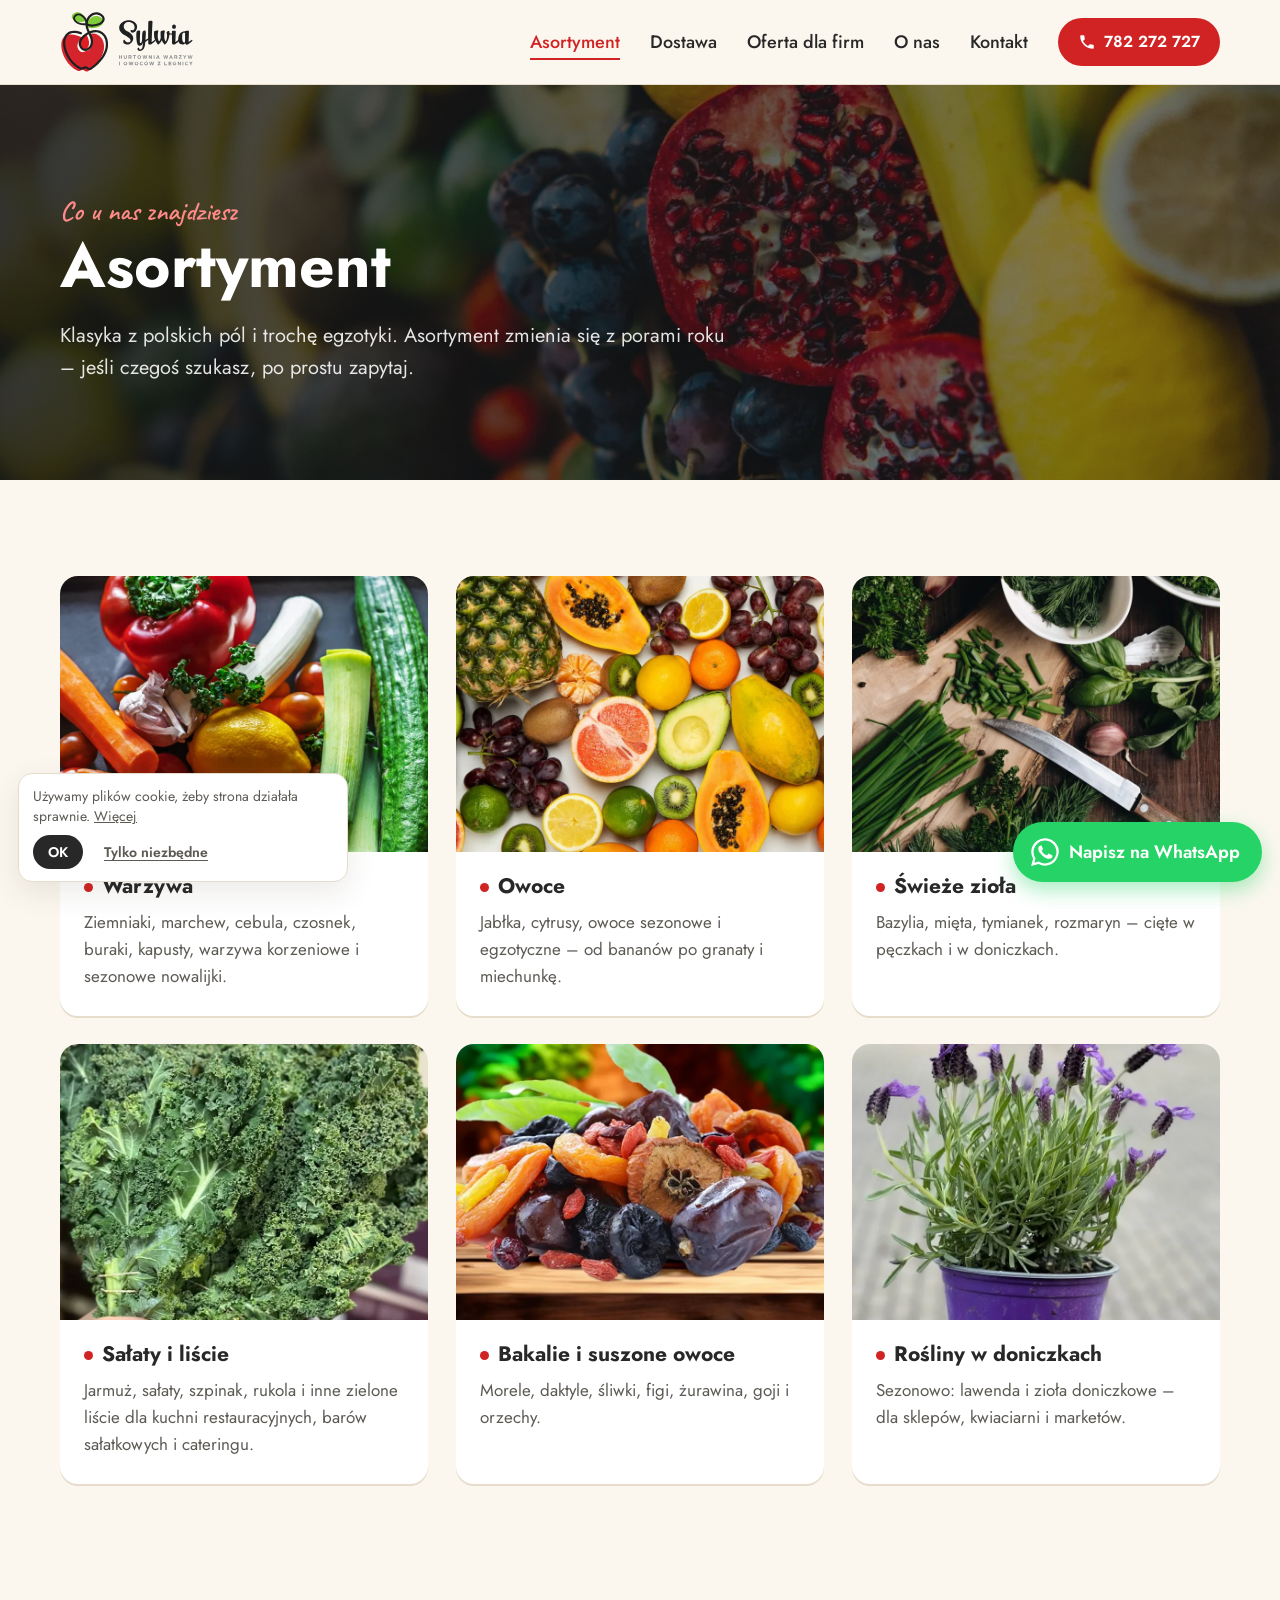
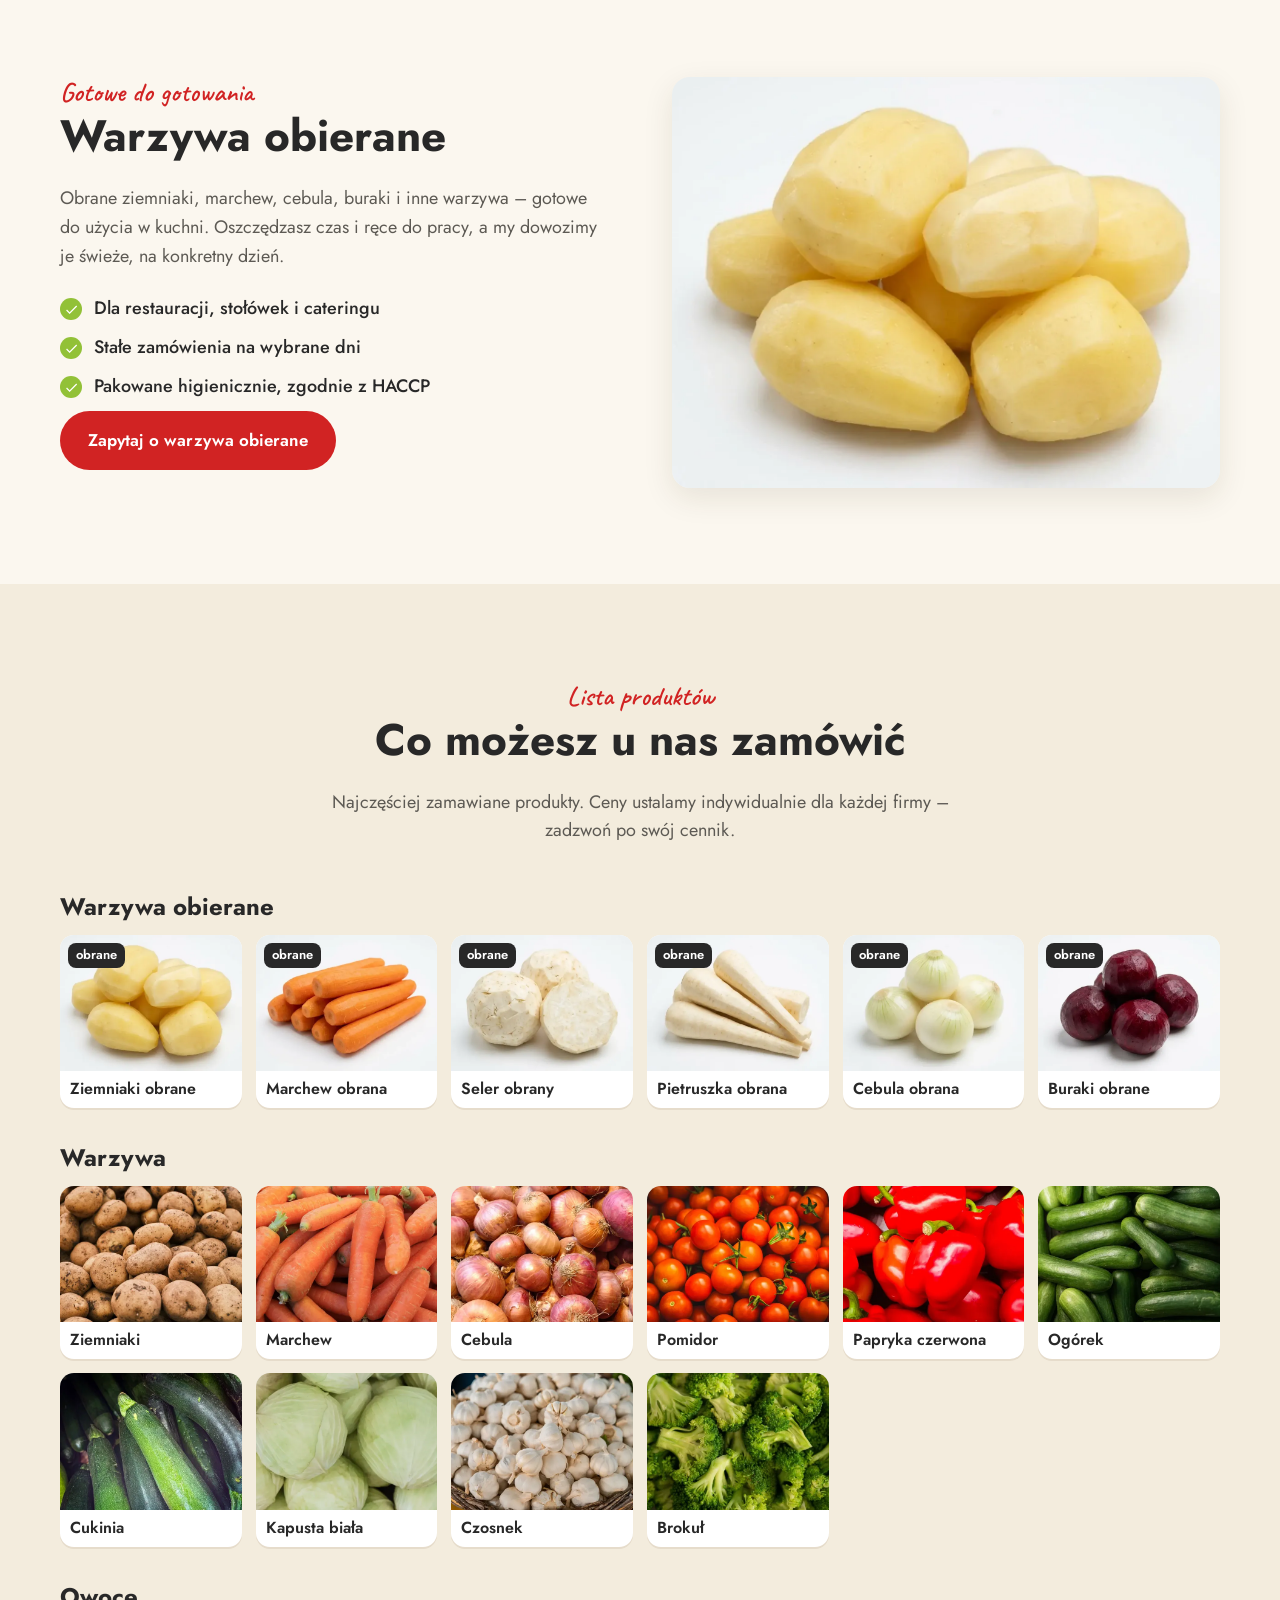
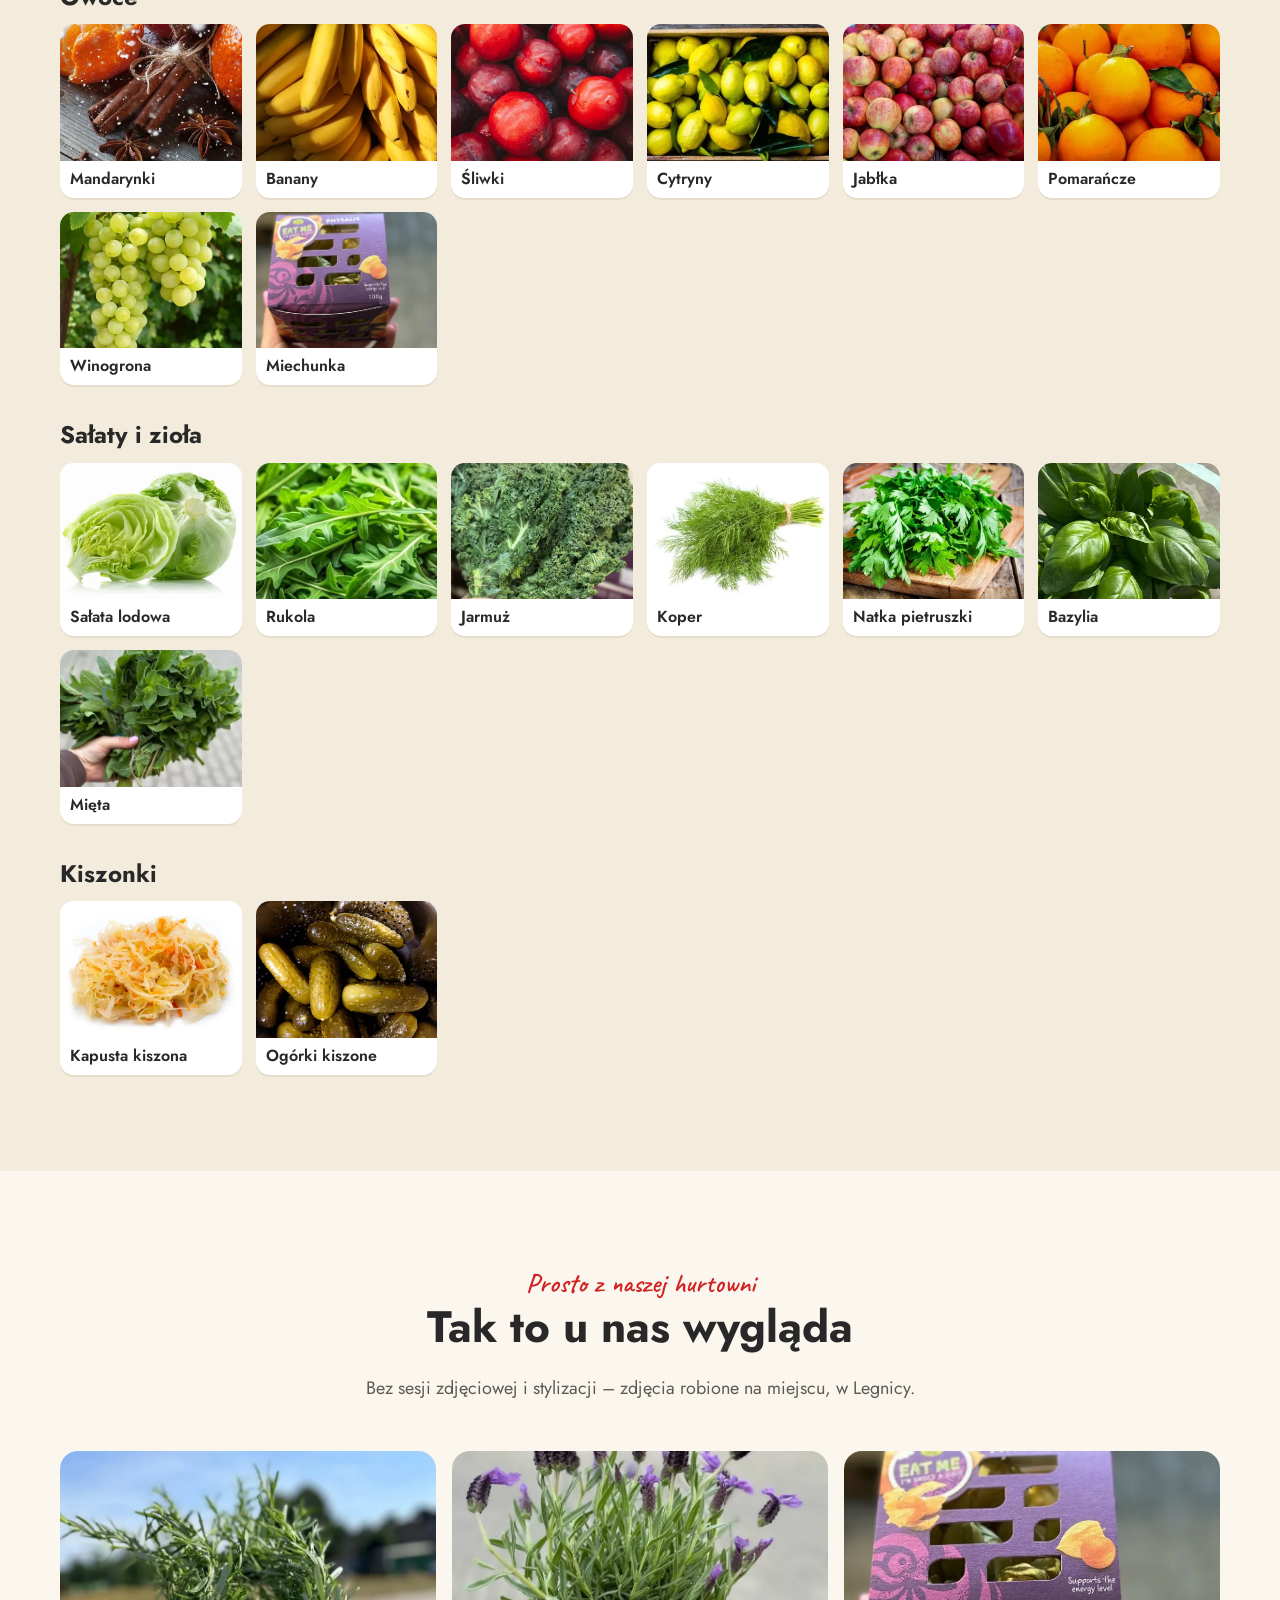
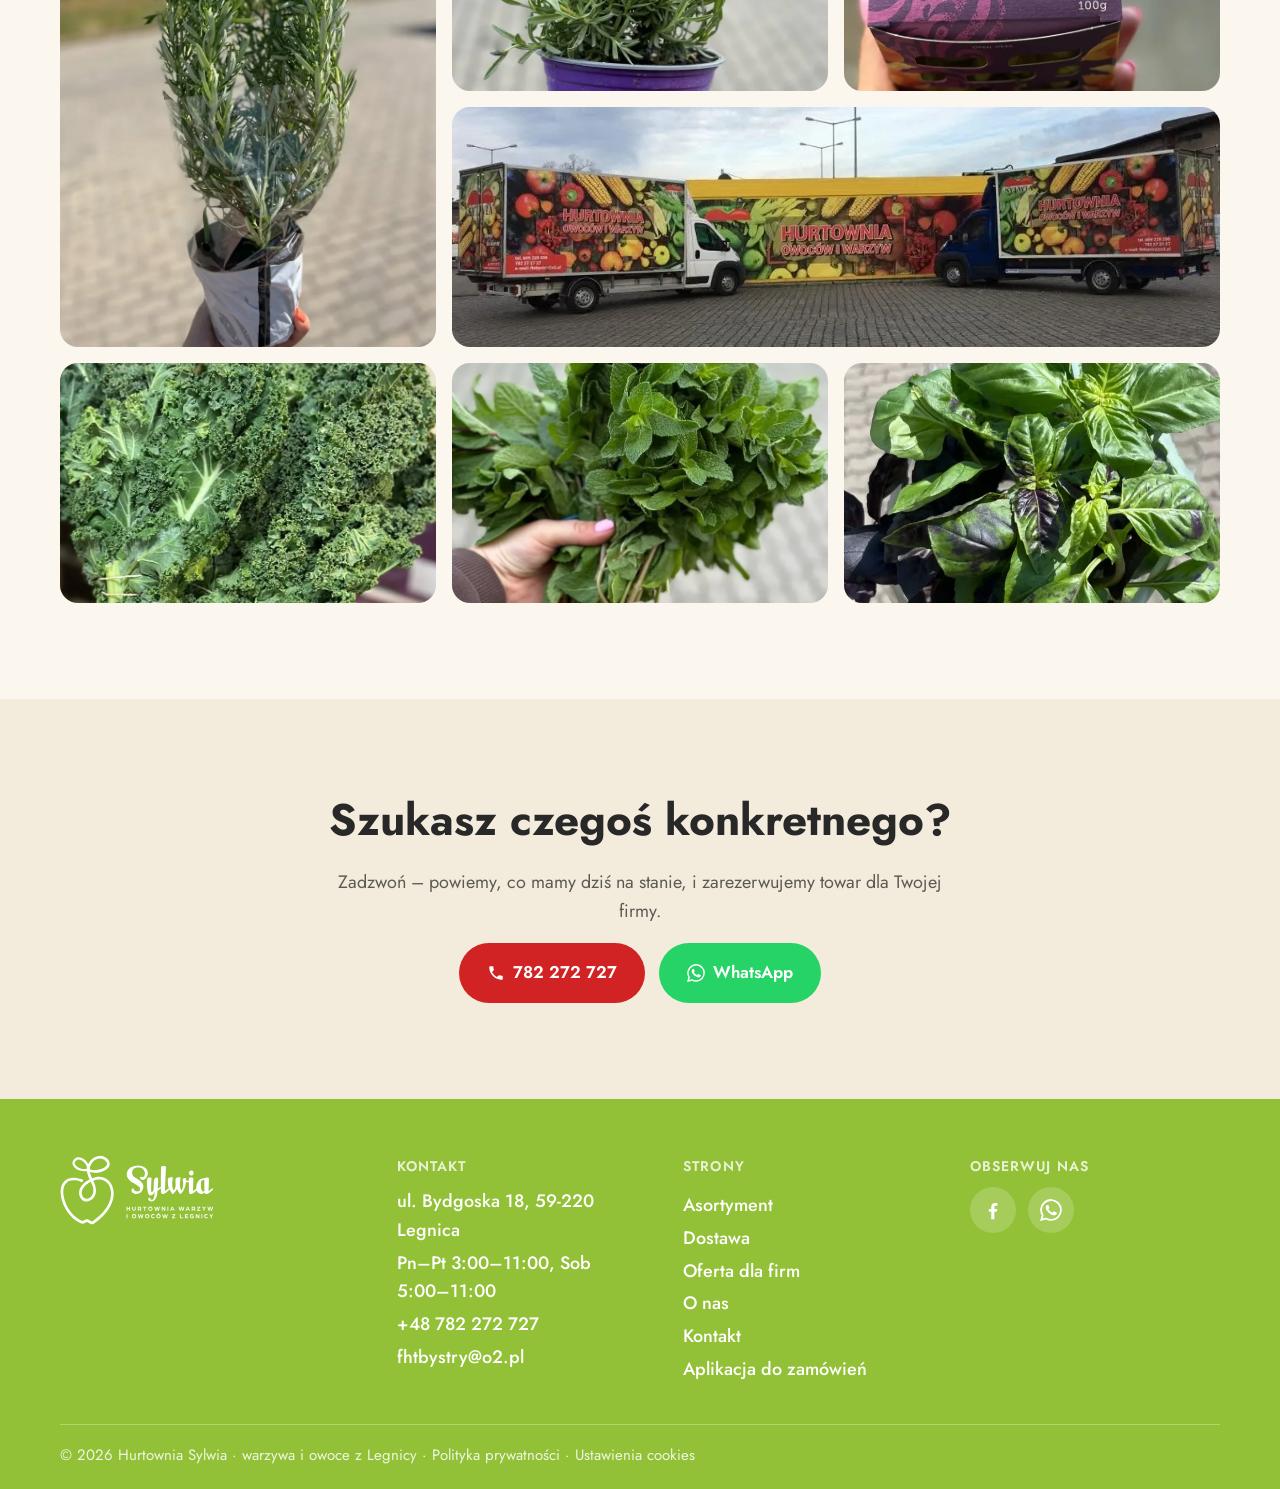
<file: asortyment.html>
<!doctype html>
<html lang="pl">
<head>
  <meta charset="utf-8">
  <meta name="viewport" content="width=device-width, initial-scale=1">
  <title>Asortyment – Hurtownia Sylwia, Legnica</title>
  <meta name="description" content="Warzywa, owoce, warzywa obierane, świeże zioła, sałaty, bakalie i rośliny w doniczkach – asortyment hurtowni Sylwia w Legnicy.">
  <link rel="canonical" href="https://hurtowniasylwia.pl/asortyment.html">
  <link rel="icon" href="img/favicon.svg" type="image/svg+xml">
  <meta property="og:type" content="website">
  <meta property="og:locale" content="pl_PL">
  <meta property="og:site_name" content="Hurtownia Sylwia">
  <meta property="og:url" content="https://hurtowniasylwia.pl/asortyment.html">
  <meta property="og:title" content="Asortyment – Hurtownia Sylwia, Legnica">
  <meta property="og:description" content="Warzywa, owoce, warzywa obierane, świeże zioła, sałaty, bakalie i rośliny w doniczkach – asortyment hurtowni Sylwia w Legnicy.">
  <meta property="og:image" content="https://hurtowniasylwia.pl/img/hero-warzywa.webp">
  <meta name="twitter:card" content="summary_large_image">
  <link rel="preload" href="fonts/jost-latin.woff2" as="font" type="font/woff2" crossorigin>
  <link rel="stylesheet" href="css/style.css">
  <script type="application/ld+json">
  {
    "@context": "https://schema.org",
    "@type": "GroceryStore",
    "name": "Hurtownia Sylwia – warzywa i owoce",
    "telephone": "+48 782 272 727",
    "email": "fhtbystry@o2.pl",
    "@id": "https://hurtowniasylwia.pl/#business",
    "url": "https://hurtowniasylwia.pl/",
    "logo": "https://hurtowniasylwia.pl/img/logo.svg",
    "image": "https://hurtowniasylwia.pl/img/hero-warzywa.webp",
    "sameAs": ["https://www.facebook.com/p/Sylwia-Hurtownia-warzyw-i-owoc%C3%B3w-100070774976242/"],
    "openingHoursSpecification": [
      {"@type": "OpeningHoursSpecification", "dayOfWeek": ["Monday", "Tuesday", "Wednesday", "Thursday", "Friday"], "opens": "03:00", "closes": "11:00"},
      {"@type": "OpeningHoursSpecification", "dayOfWeek": "Saturday", "opens": "05:00", "closes": "11:00"}
    ],
    "areaServed": {"@type": "Country", "name": "Polska"},
    "address": {
      "@type": "PostalAddress",
      "streetAddress": "ul. Bydgoska 18",
      "postalCode": "59-220",
      "addressLocality": "Legnica",
      "addressCountry": "PL"
    }
  }
  </script>
</head>
<body>

<header class="site-header">
  <div class="wrap header-inner">
    <a href="index.html" class="brand" aria-label="Hurtownia Sylwia – strona główna">
      <img src="img/logo.svg" alt="Sylwia – hurtownia warzyw i owoców z Legnicy" width="210" height="94">
    </a>
    <button class="nav-toggle" aria-expanded="false" aria-controls="nav" aria-label="Menu">
      <span></span><span></span><span></span>
    </button>
    <nav id="nav" class="nav">
      <a href="asortyment.html" aria-current="page">Asortyment</a>
      <a href="dostawa.html">Dostawa</a>
      <a href="dla-firm.html">Oferta dla firm</a>
      <a href="o-nas.html">O nas</a>
      <a href="kontakt.html">Kontakt</a>
      <a href="tel:+48782272727" class="btn btn-red btn-sm">
        <svg aria-hidden="true" viewBox="0 0 24 24"><path d="M6.6 10.8a15.1 15.1 0 0 0 6.6 6.6l2.2-2.2a1 1 0 0 1 1-.25 11.4 11.4 0 0 0 3.6.57 1 1 0 0 1 1 1V20a1 1 0 0 1-1 1A17 17 0 0 1 3 4a1 1 0 0 1 1-1h3.5a1 1 0 0 1 1 1c0 1.25.2 2.45.57 3.57a1 1 0 0 1-.25 1z"/></svg>
        782 272 727
      </a>
    </nav>
  </div>
</header>

<main>

  <section class="page-hero has-img" style="background-image: url(img/page-asortyment.webp)">
    <div class="wrap">
      <p class="hand">Co u nas znajdziesz</p>
      <h1>Asortyment</h1>
      <p class="lead">Klasyka z polskich pól i trochę egzotyki. Asortyment zmienia się z porami roku – jeśli czegoś szukasz, po prostu zapytaj.</p>
    </div>
  </section>

  <section class="section">
    <div class="wrap">
      <div class="cards">
        <article class="card">
          <img src="img/kat-warzywa.webp" alt="Świeże warzywa: papryka, marchew, por, pomidorki, cebula, czosnek, ogórek" loading="lazy" width="800" height="600">
          <div class="card-body">
            <h3>Warzywa</h3>
            <p>Ziemniaki, marchew, cebula, czosnek, buraki, kapusty, warzywa korzeniowe i sezonowe nowalijki.</p>
          </div>
        </article>
        <article class="card">
          <img src="img/kat-owoce.webp" alt="Owoce: ananas, papaja, winogrona, cytryny, pomarańcze, kiwi, awokado, grejpfrut" loading="lazy" width="800" height="600">
          <div class="card-body">
            <h3>Owoce</h3>
            <p>Jabłka, cytrusy, owoce sezonowe i egzotyczne – od bananów po granaty i miechunkę.</p>
          </div>
        </article>
        <article class="card">
          <img src="img/kat-ziola.webp" alt="Świeże zioła: koper, natka pietruszki, szczypiorek, bazylia, rozmaryn" loading="lazy" width="800" height="600">
          <div class="card-body">
            <h3>Świeże zioła</h3>
            <p>Bazylia, mięta, tymianek, rozmaryn – cięte w pęczkach i w doniczkach.</p>
          </div>
        </article>
        <article class="card">
          <img src="img/jarmuz.webp" alt="Pęczek jarmużu" loading="lazy" width="802" height="803">
          <div class="card-body">
            <h3>Sałaty i liście</h3>
            <p>Jarmuż, sałaty, szpinak, rukola i inne zielone liście dla kuchni restauracyjnych, barów sałatkowych i cateringu.</p>
          </div>
        </article>
        <article class="card">
          <img src="img/bakalie.webp" alt="Suszone owoce: morele, daktyle, śliwki, jagody goji, żurawina" loading="lazy" width="1080" height="612">
          <div class="card-body">
            <h3>Bakalie i suszone owoce</h3>
            <p>Morele, daktyle, śliwki, figi, żurawina, goji i orzechy.</p>
          </div>
        </article>
        <article class="card">
          <img src="img/lawenda.webp" alt="Lawenda w doniczce" loading="lazy" width="802" height="740">
          <div class="card-body">
            <h3>Rośliny w doniczkach</h3>
            <p>Sezonowo: lawenda i zioła doniczkowe – dla sklepów, kwiaciarni i marketów.</p>
          </div>
        </article>
      </div>
    </div>
  </section>

  <section class="section" id="obierane">
    <div class="wrap split">
      <div>
        <p class="hand">Gotowe do gotowania</p>
        <h2>Warzywa obierane</h2>
        <p class="muted">Obrane ziemniaki, marchew, cebula, buraki i inne warzywa – gotowe do użycia w kuchni. Oszczędzasz czas i ręce do pracy, a my dowozimy je świeże, na konkretny dzień.</p>
        <ul class="ticks">
          <li>Dla restauracji, stołówek i cateringu</li>
          <li>Stałe zamówienia na wybrane dni</li>
          <li>Pakowane higienicznie, zgodnie z HACCP</li>
        </ul>
        <p><a href="tel:+48782272727" class="btn btn-red">Zapytaj o warzywa obierane</a></p>
      </div>
      <div class="split-photo">
        <img src="img/warzywa-obierane.webp" alt="Obrane ziemniaki – warzywa obierane z hurtowni Sylwia" width="1200" height="896" loading="lazy">
      </div>
    </div>
  </section>

  <section class="section section-tint" id="produkty">
    <div class="wrap">
      <div class="section-head">
        <p class="hand">Lista produktów</p>
        <h2>Co możesz u nas zamówić</h2>
        <p>Najczęściej zamawiane produkty. Ceny ustalamy indywidualnie dla każdej firmy – zadzwoń po swój cennik.</p>
      </div>
      <h3 class="pl-cat">Warzywa obierane</h3>
      <div class="pl-grid">
          <figure class="pl-item"><img src="zamow/img/ziemniaki-obrane.webp" alt="Ziemniaki obrane" loading="lazy"><span class="pl-badge">obrane</span><figcaption>Ziemniaki obrane</figcaption></figure>
          <figure class="pl-item"><img src="zamow/img/marchew-obrana.webp" alt="Marchew obrana" loading="lazy"><span class="pl-badge">obrane</span><figcaption>Marchew obrana</figcaption></figure>
          <figure class="pl-item"><img src="zamow/img/seler-obrany.webp" alt="Seler obrany" loading="lazy"><span class="pl-badge">obrane</span><figcaption>Seler obrany</figcaption></figure>
          <figure class="pl-item"><img src="zamow/img/pietruszka-obrana.webp" alt="Pietruszka obrana" loading="lazy"><span class="pl-badge">obrane</span><figcaption>Pietruszka obrana</figcaption></figure>
          <figure class="pl-item"><img src="zamow/img/cebula-obrana.webp" alt="Cebula obrana" loading="lazy"><span class="pl-badge">obrane</span><figcaption>Cebula obrana</figcaption></figure>
          <figure class="pl-item"><img src="zamow/img/buraki-obrane.webp" alt="Buraki obrane" loading="lazy"><span class="pl-badge">obrane</span><figcaption>Buraki obrane</figcaption></figure>
      </div>
      <h3 class="pl-cat">Warzywa</h3>
      <div class="pl-grid">
          <figure class="pl-item"><img src="zamow/img/ziemniaki.webp" alt="Ziemniaki" loading="lazy"><figcaption>Ziemniaki</figcaption></figure>
          <figure class="pl-item"><img src="zamow/img/marchew.webp" alt="Marchew" loading="lazy"><figcaption>Marchew</figcaption></figure>
          <figure class="pl-item"><img src="zamow/img/cebula.webp" alt="Cebula" loading="lazy"><figcaption>Cebula</figcaption></figure>
          <figure class="pl-item"><img src="zamow/img/pomidor.webp" alt="Pomidor" loading="lazy"><figcaption>Pomidor</figcaption></figure>
          <figure class="pl-item"><img src="zamow/img/papryka-czerwona.webp" alt="Papryka czerwona" loading="lazy"><figcaption>Papryka czerwona</figcaption></figure>
          <figure class="pl-item"><img src="zamow/img/ogorek.webp" alt="Ogórek" loading="lazy"><figcaption>Ogórek</figcaption></figure>
          <figure class="pl-item"><img src="zamow/img/cukinia.webp" alt="Cukinia" loading="lazy"><figcaption>Cukinia</figcaption></figure>
          <figure class="pl-item"><img src="zamow/img/kapusta-biala.webp" alt="Kapusta biała" loading="lazy"><figcaption>Kapusta biała</figcaption></figure>
          <figure class="pl-item"><img src="zamow/img/czosnek.webp" alt="Czosnek" loading="lazy"><figcaption>Czosnek</figcaption></figure>
          <figure class="pl-item"><img src="zamow/img/brokul.webp" alt="Brokuł" loading="lazy"><figcaption>Brokuł</figcaption></figure>
      </div>
      <h3 class="pl-cat">Owoce</h3>
      <div class="pl-grid">
          <figure class="pl-item"><img src="img/mandarynki.webp" alt="Mandarynki" loading="lazy"><figcaption>Mandarynki</figcaption></figure>
          <figure class="pl-item"><img src="zamow/img/banany.webp" alt="Banany" loading="lazy"><figcaption>Banany</figcaption></figure>
          <figure class="pl-item"><img src="zamow/img/sliwki.webp" alt="Śliwki" loading="lazy"><figcaption>Śliwki</figcaption></figure>
          <figure class="pl-item"><img src="zamow/img/cytryny.webp" alt="Cytryny" loading="lazy"><figcaption>Cytryny</figcaption></figure>
          <figure class="pl-item"><img src="zamow/img/jablka.webp" alt="Jabłka" loading="lazy"><figcaption>Jabłka</figcaption></figure>
          <figure class="pl-item"><img src="zamow/img/pomarancze.webp" alt="Pomarańcze" loading="lazy"><figcaption>Pomarańcze</figcaption></figure>
          <figure class="pl-item"><img src="zamow/img/winogrona.webp" alt="Winogrona" loading="lazy"><figcaption>Winogrona</figcaption></figure>
          <figure class="pl-item"><img src="img/miechunka.webp" alt="Miechunka" loading="lazy"><figcaption>Miechunka</figcaption></figure>
      </div>
      <h3 class="pl-cat">Sałaty i zioła</h3>
      <div class="pl-grid">
          <figure class="pl-item"><img src="zamow/img/salata-lodowa.webp" alt="Sałata lodowa" loading="lazy"><figcaption>Sałata lodowa</figcaption></figure>
          <figure class="pl-item"><img src="zamow/img/rukola.webp" alt="Rukola" loading="lazy"><figcaption>Rukola</figcaption></figure>
          <figure class="pl-item"><img src="img/jarmuz.webp" alt="Jarmuż" loading="lazy"><figcaption>Jarmuż</figcaption></figure>
          <figure class="pl-item"><img src="zamow/img/koper.webp" alt="Koper" loading="lazy"><figcaption>Koper</figcaption></figure>
          <figure class="pl-item"><img src="zamow/img/natka.webp" alt="Natka pietruszki" loading="lazy"><figcaption>Natka pietruszki</figcaption></figure>
          <figure class="pl-item"><img src="img/bazylia.webp" alt="Bazylia" loading="lazy"><figcaption>Bazylia</figcaption></figure>
          <figure class="pl-item"><img src="img/mieta.webp" alt="Mięta" loading="lazy"><figcaption>Mięta</figcaption></figure>
      </div>
      <h3 class="pl-cat">Kiszonki</h3>
      <div class="pl-grid">
          <figure class="pl-item"><img src="zamow/img/kapusta-kiszona.webp" alt="Kapusta kiszona" loading="lazy"><figcaption>Kapusta kiszona</figcaption></figure>
          <figure class="pl-item"><img src="zamow/img/ogorki-kiszone.webp" alt="Ogórki kiszone" loading="lazy"><figcaption>Ogórki kiszone</figcaption></figure>
      </div>
    </div>
  </section>

  <section class="section">
    <div class="wrap">
      <div class="section-head">
        <p class="hand">Prosto z naszej hurtowni</p>
        <h2>Tak to u nas wygląda</h2>
        <p>Bez sesji zdjęciowej i stylizacji – zdjęcia robione na miejscu, w Legnicy.</p>
      </div>
      <div class="gallery">
        <figure class="g-tall"><img src="img/rozmaryn.webp" alt="Rozmaryn w doniczce" loading="lazy"></figure>
        <figure><img src="img/lawenda.webp" alt="Lawenda w doniczce" loading="lazy"></figure>
        <figure><img src="img/miechunka.webp" alt="Miechunka (physalis) w opakowaniu" loading="lazy"></figure>
        <figure class="g-wide"><img src="img/flota.webp" alt="Samochody dostawcze Hurtowni Sylwia" loading="lazy"></figure>
        <figure><img src="img/jarmuz.webp" alt="Pęczek jarmużu" loading="lazy"></figure>
        <figure><img src="img/mieta.webp" alt="Pęczek świeżej mięty" loading="lazy"></figure>
        <figure class="g-hide-sm"><img src="img/bazylia-mix.webp" alt="Bazylia zielona i fioletowa" loading="lazy"></figure>
      </div>
    </div>
  </section>

  <section class="section section-tint">
    <div class="wrap ask">
      <h2>Szukasz czegoś konkretnego?</h2>
      <p class="muted">Zadzwoń – powiemy, co mamy dziś na stanie, i zarezerwujemy towar dla Twojej firmy.</p>
      <div class="contact-cta center"><a href="tel:+48782272727" class="btn btn-red"><svg aria-hidden="true" viewBox="0 0 24 24"><path d="M6.6 10.8a15.1 15.1 0 0 0 6.6 6.6l2.2-2.2a1 1 0 0 1 1-.25 11.4 11.4 0 0 0 3.6.57 1 1 0 0 1 1 1V20a1 1 0 0 1-1 1A17 17 0 0 1 3 4a1 1 0 0 1 1-1h3.5a1 1 0 0 1 1 1c0 1.25.2 2.45.57 3.57a1 1 0 0 1-.25 1z"/></svg> 782 272 727</a>
      <a href="https://wa.me/48782272727" class="btn btn-wa" target="_blank" rel="noopener"><svg viewBox="0 0 24 24" aria-hidden="true"><path d="M17.5 14.4c-.3-.1-1.8-.9-2-1-.3-.1-.5-.1-.7.1l-.9 1.2c-.2.2-.3.2-.6.1a8.2 8.2 0 0 1-4-3.5c-.3-.5.3-.5.9-1.6.1-.2 0-.4 0-.5l-.9-2.2c-.2-.6-.5-.5-.7-.5h-.6a1.1 1.1 0 0 0-.8.4 3.4 3.4 0 0 0-1 2.5 5.9 5.9 0 0 0 1.2 3.1 13.4 13.4 0 0 0 5.2 4.6c1.9.8 2.7.9 3.6.7a3.1 3.1 0 0 0 2-1.4 2.5 2.5 0 0 0 .2-1.4c-.1-.1-.3-.2-.6-.3zM12 21.8a9.8 9.8 0 0 1-5-1.4l-.4-.2-3.7 1 1-3.6-.2-.4A9.8 9.8 0 1 1 12 21.8zm8.4-18.2A11.8 11.8 0 0 0 1.8 17.8L.1 24l6.4-1.7a11.8 11.8 0 0 0 5.6 1.4A11.9 11.9 0 0 0 20.4 3.6z"/></svg> WhatsApp</a></div>
    </div>
  </section>
</main>

<footer class="site-footer">
  <div class="wrap footer-grid">
    <div>
      <img src="img/logo-white.svg" alt="Sylwia – hurtownia warzyw i owoców z Legnicy" class="footer-logo" width="200" height="90">
    </div>
    <div class="footer-info">
      <p class="footer-h">Kontakt</p>
      <p>ul. Bydgoska 18, 59-220 Legnica</p>
      <p>Pn–Pt 3:00–11:00, Sob 5:00–11:00</p>
      <p><a href="tel:+48782272727">+48 782 272 727</a></p>
      <p><a href="mailto:fhtbystry@o2.pl">fhtbystry@o2.pl</a></p>
    </div>
    <nav class="footer-nav" aria-label="Stopka">
      <p class="footer-h">Strony</p>
        <a href="asortyment.html">Asortyment</a>
        <a href="dostawa.html">Dostawa</a>
        <a href="dla-firm.html">Oferta dla firm</a>
        <a href="o-nas.html">O nas</a>
        <a href="kontakt.html">Kontakt</a>
        <a href="zamow/">Aplikacja do zamówień</a>
    </nav>
    <div>
      <p class="footer-h">Obserwuj nas</p>
      <div class="social social-light">
        <a href="https://www.facebook.com/p/Sylwia-Hurtownia-warzyw-i-owoc%C3%B3w-100070774976242/" target="_blank" rel="noopener" aria-label="Facebook – Hurtownia Sylwia"><svg viewBox="0 0 24 24" aria-hidden="true"><path d="M13.5 22v-8h2.7l.4-3.2h-3.1V8.8c0-.9.3-1.5 1.6-1.5h1.7V4.4a22 22 0 0 0-2.5-.1c-2.5 0-4.2 1.5-4.2 4.3v2.3H7.4V14h2.7v8z"/></svg></a>
        <a href="https://wa.me/48782272727" target="_blank" rel="noopener" aria-label="WhatsApp – napisz do nas"><svg viewBox="0 0 24 24" aria-hidden="true"><path d="M17.5 14.4c-.3-.1-1.8-.9-2-1-.3-.1-.5-.1-.7.1l-.9 1.2c-.2.2-.3.2-.6.1a8.2 8.2 0 0 1-4-3.5c-.3-.5.3-.5.9-1.6.1-.2 0-.4 0-.5l-.9-2.2c-.2-.6-.5-.5-.7-.5h-.6a1.1 1.1 0 0 0-.8.4 3.4 3.4 0 0 0-1 2.5 5.9 5.9 0 0 0 1.2 3.1 13.4 13.4 0 0 0 5.2 4.6c1.9.8 2.7.9 3.6.7a3.1 3.1 0 0 0 2-1.4 2.5 2.5 0 0 0 .2-1.4c-.1-.1-.3-.2-.6-.3zM12 21.8a9.8 9.8 0 0 1-5-1.4l-.4-.2-3.7 1 1-3.6-.2-.4A9.8 9.8 0 1 1 12 21.8zm8.4-18.2A11.8 11.8 0 0 0 1.8 17.8L.1 24l6.4-1.7a11.8 11.8 0 0 0 5.6 1.4A11.9 11.9 0 0 0 20.4 3.6z"/></svg></a>
      </div>
    </div>
  </div>
  <div class="wrap footer-bottom">
    <p>© <span id="year">2026</span> Hurtownia Sylwia · warzywa i owoce z Legnicy · <a href="polityka-prywatnosci.html">Polityka prywatności</a> · <a href="#" data-cookie-settings>Ustawienia cookies</a></p>
  </div>
</footer>

<div class="fabs">
  <a href="https://wa.me/48782272727" class="fab fab-wa" target="_blank" rel="noopener" aria-label="Napisz do nas na WhatsApp">
    <svg viewBox="0 0 24 24" aria-hidden="true"><path d="M17.5 14.4c-.3-.1-1.8-.9-2-1-.3-.1-.5-.1-.7.1l-.9 1.2c-.2.2-.3.2-.6.1a8.2 8.2 0 0 1-4-3.5c-.3-.5.3-.5.9-1.6.1-.2 0-.4 0-.5l-.9-2.2c-.2-.6-.5-.5-.7-.5h-.6a1.1 1.1 0 0 0-.8.4 3.4 3.4 0 0 0-1 2.5 5.9 5.9 0 0 0 1.2 3.1 13.4 13.4 0 0 0 5.2 4.6c1.9.8 2.7.9 3.6.7a3.1 3.1 0 0 0 2-1.4 2.5 2.5 0 0 0 .2-1.4c-.1-.1-.3-.2-.6-.3zM12 21.8a9.8 9.8 0 0 1-5-1.4l-.4-.2-3.7 1 1-3.6-.2-.4A9.8 9.8 0 1 1 12 21.8zm8.4-18.2A11.8 11.8 0 0 0 1.8 17.8L.1 24l6.4-1.7a11.8 11.8 0 0 0 5.6 1.4A11.9 11.9 0 0 0 20.4 3.6z"/></svg><span class="fab-label">Napisz na WhatsApp</span>
  </a>
  <a href="tel:+48782272727" class="fab fab-call" aria-label="Zadzwoń do hurtowni">
    <svg aria-hidden="true" viewBox="0 0 24 24"><path d="M6.6 10.8a15.1 15.1 0 0 0 6.6 6.6l2.2-2.2a1 1 0 0 1 1-.25 11.4 11.4 0 0 0 3.6.57 1 1 0 0 1 1 1V20a1 1 0 0 1-1 1A17 17 0 0 1 3 4a1 1 0 0 1 1-1h3.5a1 1 0 0 1 1 1c0 1.25.2 2.45.57 3.57a1 1 0 0 1-.25 1z"/></svg>
  </a>
</div>

<script>
  const t = document.querySelector('.nav-toggle'), n = document.getElementById('nav');
  t.addEventListener('click', () => {
    const open = n.classList.toggle('open');
    t.setAttribute('aria-expanded', open);
  });
  document.querySelectorAll('[data-soon]').forEach(a => a.addEventListener('click', e => e.preventDefault()));
  document.getElementById('year').textContent = new Date().getFullYear();
</script>
<script src="js/cookies.js" defer></script>
</body>
</html>
</file>
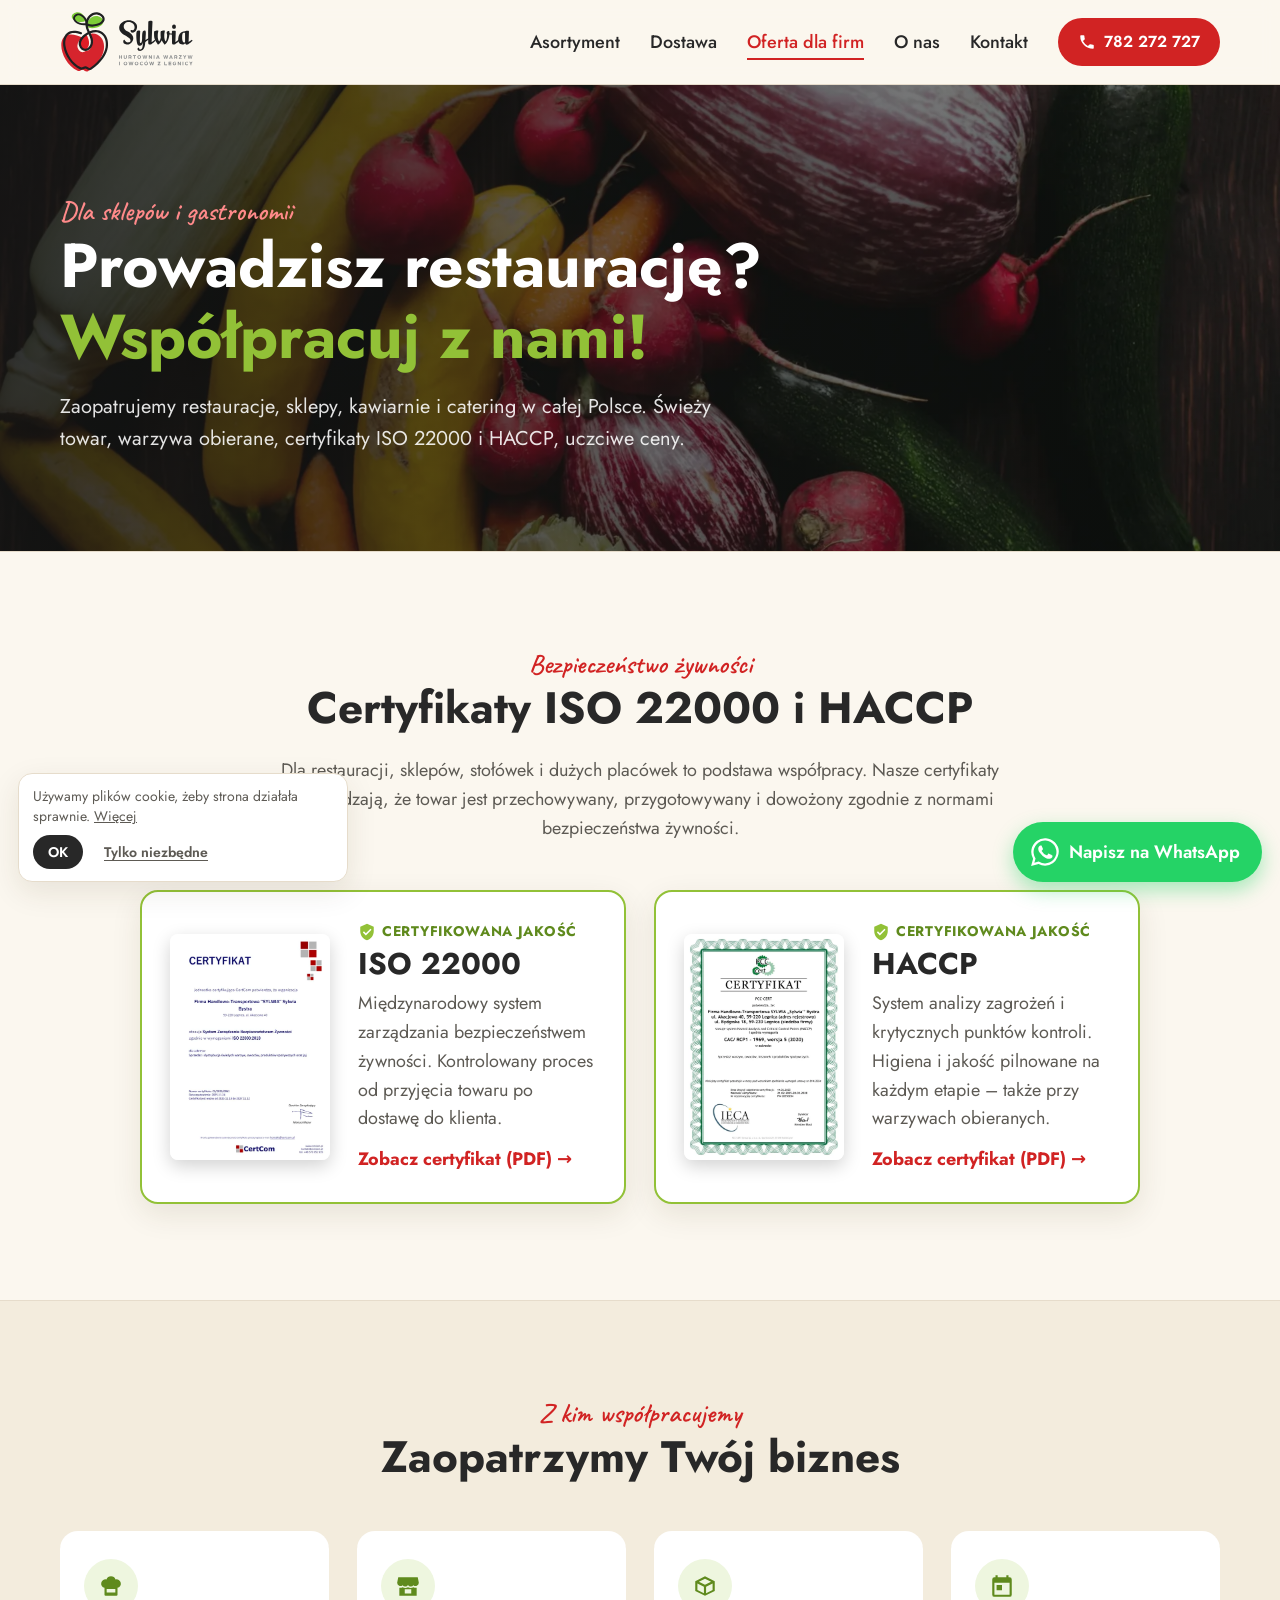
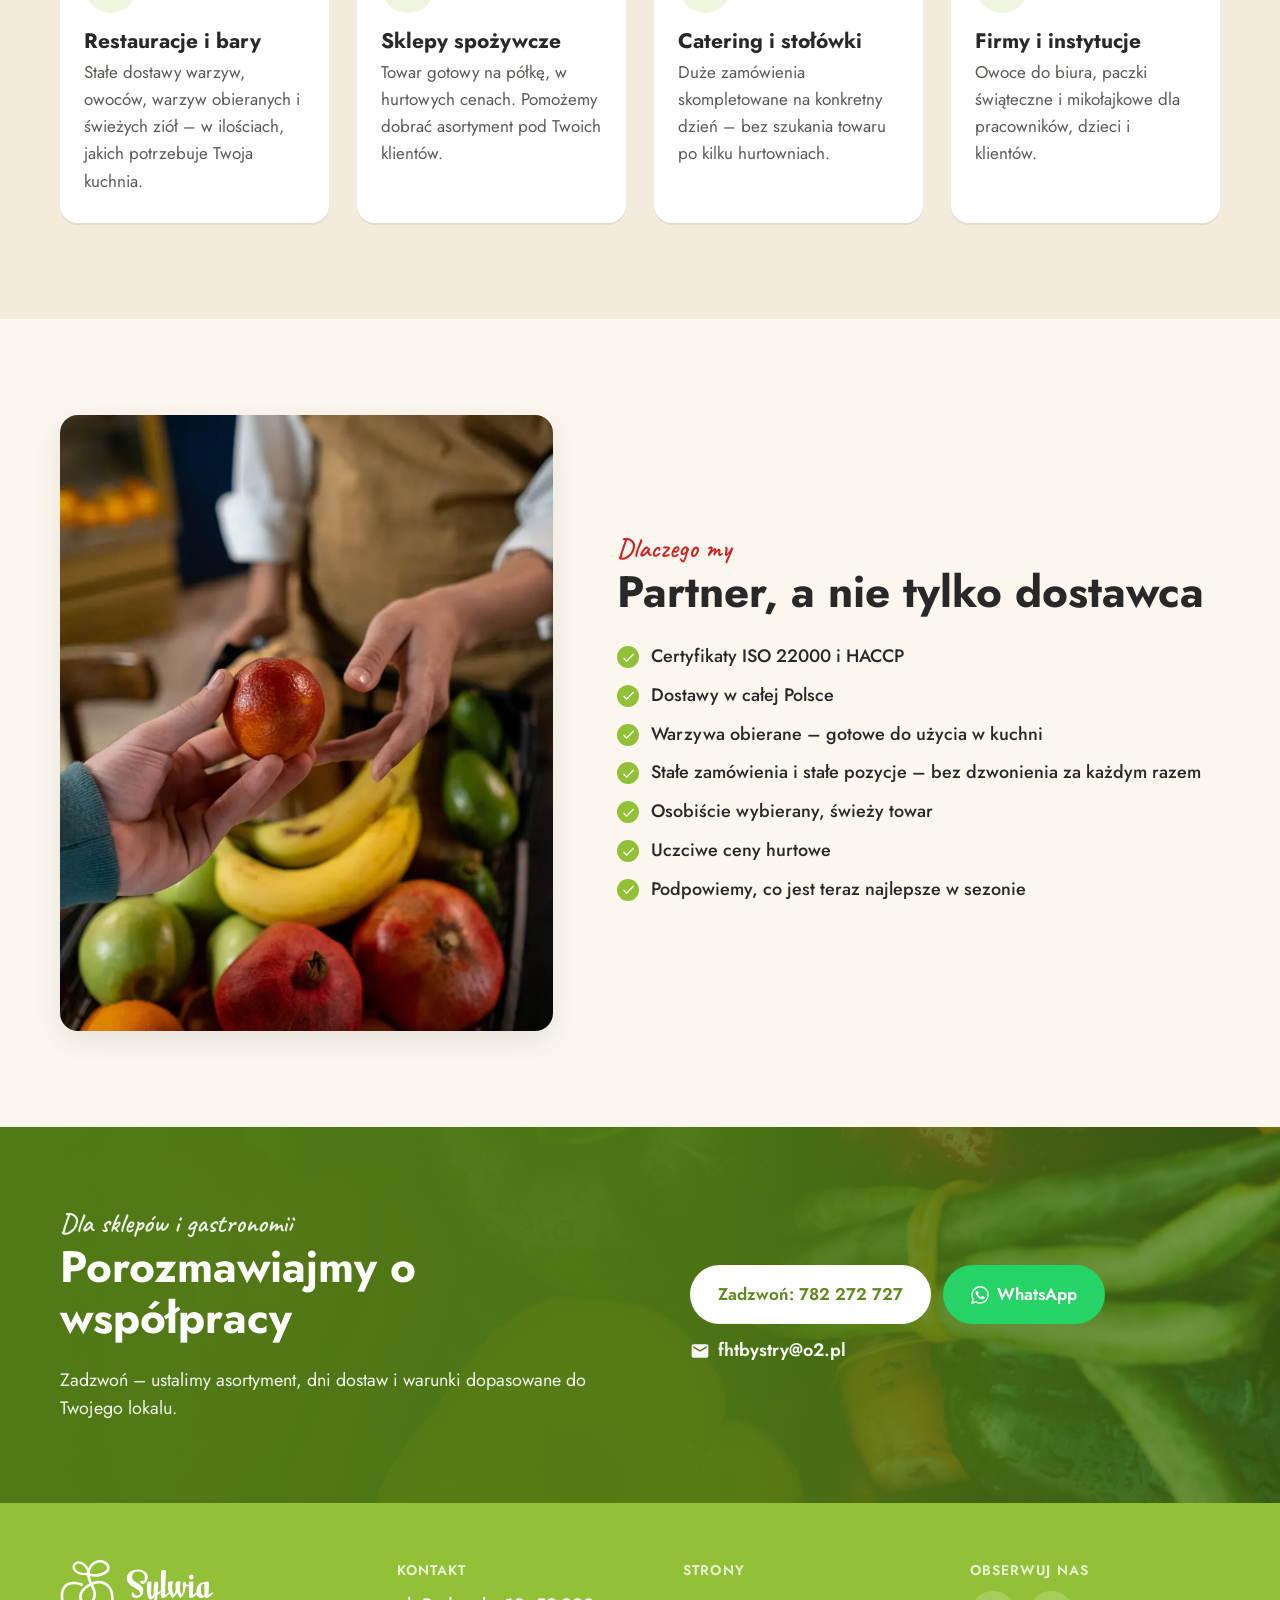
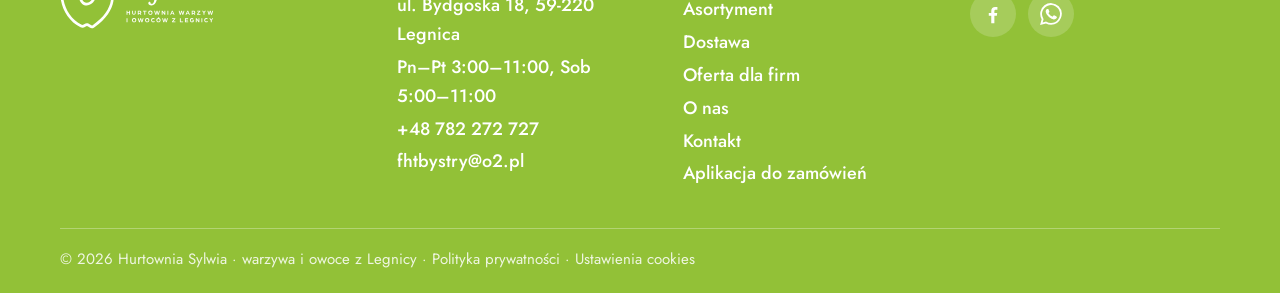
<file: dla-firm.html>
<!doctype html>
<html lang="pl">
<head>
  <meta charset="utf-8">
  <meta name="viewport" content="width=device-width, initial-scale=1">
  <title>Oferta dla firm – Hurtownia Sylwia, Legnica</title>
  <meta name="description" content="Hurtowe dostawy warzyw i owoców, także obieranych, dla restauracji, sklepów, cateringu i firm w całej Polsce. ISO 22000 i HACCP.">
  <link rel="canonical" href="https://hurtowniasylwia.pl/dla-firm.html">
  <link rel="icon" href="img/favicon.svg" type="image/svg+xml">
  <meta property="og:type" content="website">
  <meta property="og:locale" content="pl_PL">
  <meta property="og:site_name" content="Hurtownia Sylwia">
  <meta property="og:url" content="https://hurtowniasylwia.pl/dla-firm.html">
  <meta property="og:title" content="Oferta dla firm – Hurtownia Sylwia, Legnica">
  <meta property="og:description" content="Hurtowe dostawy warzyw i owoców, także obieranych, dla restauracji, sklepów, cateringu i firm w całej Polsce. ISO 22000 i HACCP.">
  <meta property="og:image" content="https://hurtowniasylwia.pl/img/page-firmy.webp">
  <meta name="twitter:card" content="summary_large_image">
  <link rel="preload" href="fonts/jost-latin.woff2" as="font" type="font/woff2" crossorigin>
  <link rel="stylesheet" href="css/style.css">
  <script type="application/ld+json">
  {
    "@context": "https://schema.org",
    "@type": "GroceryStore",
    "name": "Hurtownia Sylwia – warzywa i owoce",
    "telephone": "+48 782 272 727",
    "email": "fhtbystry@o2.pl",
    "@id": "https://hurtowniasylwia.pl/#business",
    "url": "https://hurtowniasylwia.pl/",
    "logo": "https://hurtowniasylwia.pl/img/logo.svg",
    "image": "https://hurtowniasylwia.pl/img/hero-warzywa.webp",
    "sameAs": ["https://www.facebook.com/p/Sylwia-Hurtownia-warzyw-i-owoc%C3%B3w-100070774976242/"],
    "openingHoursSpecification": [
      {"@type": "OpeningHoursSpecification", "dayOfWeek": ["Monday", "Tuesday", "Wednesday", "Thursday", "Friday"], "opens": "03:00", "closes": "11:00"},
      {"@type": "OpeningHoursSpecification", "dayOfWeek": "Saturday", "opens": "05:00", "closes": "11:00"}
    ],
    "areaServed": {"@type": "Country", "name": "Polska"},
    "address": {
      "@type": "PostalAddress",
      "streetAddress": "ul. Bydgoska 18",
      "postalCode": "59-220",
      "addressLocality": "Legnica",
      "addressCountry": "PL"
    }
  }
  </script>
</head>
<body>

<header class="site-header">
  <div class="wrap header-inner">
    <a href="index.html" class="brand" aria-label="Hurtownia Sylwia – strona główna">
      <img src="img/logo.svg" alt="Sylwia – hurtownia warzyw i owoców z Legnicy" width="210" height="94">
    </a>
    <button class="nav-toggle" aria-expanded="false" aria-controls="nav" aria-label="Menu">
      <span></span><span></span><span></span>
    </button>
    <nav id="nav" class="nav">
      <a href="asortyment.html">Asortyment</a>
      <a href="dostawa.html">Dostawa</a>
      <a href="dla-firm.html" aria-current="page">Oferta dla firm</a>
      <a href="o-nas.html">O nas</a>
      <a href="kontakt.html">Kontakt</a>
      <a href="tel:+48782272727" class="btn btn-red btn-sm">
        <svg aria-hidden="true" viewBox="0 0 24 24"><path d="M6.6 10.8a15.1 15.1 0 0 0 6.6 6.6l2.2-2.2a1 1 0 0 1 1-.25 11.4 11.4 0 0 0 3.6.57 1 1 0 0 1 1 1V20a1 1 0 0 1-1 1A17 17 0 0 1 3 4a1 1 0 0 1 1-1h3.5a1 1 0 0 1 1 1c0 1.25.2 2.45.57 3.57a1 1 0 0 1-.25 1z"/></svg>
        782 272 727
      </a>
    </nav>
  </div>
</header>

<main>

  <section class="page-hero has-img" style="background-image: url(img/page-firmy.webp)">
    <div class="wrap">
      <p class="hand">Dla sklepów i gastronomii</p>
      <h1>Prowadzisz restaurację?<br><span>Współpracuj z nami!</span></h1>
      <p class="lead">Zaopatrujemy restauracje, sklepy, kawiarnie i catering w całej Polsce. Świeży towar, warzywa obierane, certyfikaty ISO 22000 i HACCP, uczciwe ceny.</p>
    </div>
  </section>
  <section class="section certs" id="certyfikaty">
    <div class="wrap">
      <div class="section-head">
        <p class="hand">Bezpieczeństwo żywności</p>
        <h2>Certyfikaty ISO 22000 i HACCP</h2>
        <p>Dla restauracji, sklepów, stołówek i dużych placówek to podstawa współpracy. Nasze certyfikaty potwierdzają, że towar jest przechowywany, przygotowywany i dowożony zgodnie z normami bezpieczeństwa żywności.</p>
      </div>
      <div class="cert-grid">
        <article class="cert-card">
          <a class="cert-photo" href="certyfikaty/certyfikat-iso22000.pdf" target="_blank" rel="noopener" title="Otwórz certyfikat ISO 22000 (PDF)"><img src="img/cert-iso22000.webp" alt="Certyfikat ISO 22000 – Hurtownia Sylwia" loading="lazy" width="480" height="679"></a>
          <div>
            <p class="cert-check"><svg viewBox="0 0 24 24" aria-hidden="true"><path d="M12 1 3 5v6c0 5.5 3.8 10.7 9 12 5.2-1.3 9-6.5 9-12V5zm-1.5 15.5-4-4 1.4-1.4 2.6 2.6 6.1-6.1 1.4 1.4z"/></svg>Certyfikowana jakość</p>
            <h3>ISO 22000</h3>
            <p>Międzynarodowy system zarządzania bezpieczeństwem żywności. Kontrolowany proces od przyjęcia towaru po dostawę do klienta.</p>
            <a class="cert-link" href="certyfikaty/certyfikat-iso22000.pdf" target="_blank" rel="noopener">Zobacz certyfikat (PDF) →</a>
          </div>
        </article>
        <article class="cert-card">
          <a class="cert-photo" href="certyfikaty/certyfikat-haccp.pdf" target="_blank" rel="noopener" title="Otwórz certyfikat HACCP (PDF)"><img src="img/cert-haccp.webp" alt="Certyfikat HACCP – Hurtownia Sylwia" loading="lazy" width="480" height="679"></a>
          <div>
            <p class="cert-check"><svg viewBox="0 0 24 24" aria-hidden="true"><path d="M12 1 3 5v6c0 5.5 3.8 10.7 9 12 5.2-1.3 9-6.5 9-12V5zm-1.5 15.5-4-4 1.4-1.4 2.6 2.6 6.1-6.1 1.4 1.4z"/></svg>Certyfikowana jakość</p>
            <h3>HACCP</h3>
            <p>System analizy zagrożeń i krytycznych punktów kontroli. Higiena i jakość pilnowane na każdym etapie – także przy warzywach obieranych.</p>
            <a class="cert-link" href="certyfikaty/certyfikat-haccp.pdf" target="_blank" rel="noopener">Zobacz certyfikat (PDF) →</a>
          </div>
        </article>
      </div>
    </div>
  </section>

  <section class="section section-tint">
    <div class="wrap">
      <div class="section-head">
        <p class="hand">Z kim współpracujemy</p>
        <h2>Zaopatrzymy Twój biznes</h2>
      </div>
      <div class="who-grid">
        <div class="who">
          <div class="feature-icon"><svg viewBox="0 0 24 24" aria-hidden="true"><path d="M12 3a4.5 4.5 0 0 0-4.2 2.9A4 4 0 0 0 6 13.7V20a1 1 0 0 0 1 1h10a1 1 0 0 0 1-1v-6.3a4 4 0 0 0-1.8-7.8A4.5 4.5 0 0 0 12 3zM8 18v-3.3h8V18z"/></svg></div>
          <h3>Restauracje i bary</h3>
          <p>Stałe dostawy warzyw, owoców, warzyw obieranych i świeżych ziół – w ilościach, jakich potrzebuje Twoja kuchnia.</p>
        </div>
        <div class="who">
          <div class="feature-icon"><svg viewBox="0 0 24 24" aria-hidden="true"><path d="M3 4h18l1 5a3 3 0 0 1-5 2.2A3 3 0 0 1 12 11a3 3 0 0 1-5 .2A3 3 0 0 1 2 9zm1 9.5a4.8 4.8 0 0 0 3-.4 4.9 4.9 0 0 0 5 0 4.9 4.9 0 0 0 5 0 4.8 4.8 0 0 0 3 .4V21H4zM9 15v4h6v-4z"/></svg></div>
          <h3>Sklepy spożywcze</h3>
          <p>Towar gotowy na półkę, w hurtowych cenach. Pomożemy dobrać asortyment pod Twoich klientów.</p>
        </div>
        <div class="who">
          <div class="feature-icon"><svg viewBox="0 0 24 24" aria-hidden="true"><path d="M21 7.5 12 3 3 7.5v9L12 21l9-4.5zM12 5.2l5.6 2.8L12 10.8 6.4 8zM5 9.6l6 3v6l-6-3zm8 9v-6l6-3v6z"/></svg></div>
          <h3>Catering i stołówki</h3>
          <p>Duże zamówienia skompletowane na konkretny dzień – bez szukania towaru po kilku hurtowniach.</p>
        </div>
        <div class="who">
          <div class="feature-icon"><svg viewBox="0 0 24 24" aria-hidden="true"><path d="M19 4h-1V2h-2v2H8V2H6v2H5a2 2 0 0 0-2 2v14a2 2 0 0 0 2 2h14a2 2 0 0 0 2-2V6a2 2 0 0 0-2-2zm0 16H5V9h14zM7 11h5v5H7z"/></svg></div>
          <h3>Firmy i instytucje</h3>
          <p>Owoce do biura, paczki świąteczne i mikołajkowe dla pracowników, dzieci i klientów.</p>
        </div>
      </div>
    </div>
  </section>

  <section class="section">
    <div class="wrap about">
      <div class="about-photo">
        <img src="img/firmy-partner.webp" alt="Sprzedawca podaje klientowi owoc nad skrzynką z owocami" loading="lazy" width="800" height="1200" style="aspect-ratio: 4/5">
      </div>
      <div class="about-text">
        <p class="hand">Dlaczego my</p>
        <h2>Partner, a nie tylko dostawca</h2>
        <ul class="ticks">
          <li>Certyfikaty ISO 22000 i HACCP</li>
          <li>Dostawy w całej Polsce</li>
          <li>Warzywa obierane – gotowe do użycia w kuchni</li>
          <li>Stałe zamówienia i stałe pozycje – bez dzwonienia za każdym razem</li>
          <li>Osobiście wybierany, świeży towar</li>
          <li>Uczciwe ceny hurtowe</li>
          <li>Podpowiemy, co jest teraz najlepsze w sezonie</li>
        </ul>
      </div>
    </div>
  </section>

  <section class="b2b" style="background-image: url(img/page-dostawa.webp)">
    <div class="wrap b2b-inner">
      <div>
        <p class="hand hand-light">Dla sklepów i gastronomii</p>
        <h2>Porozmawiajmy o współpracy</h2>
        <p>Zadzwoń – ustalimy asortyment, dni dostaw i warunki dopasowane do Twojego lokalu.</p>
      </div>
      <div class="b2b-cta">
        <a href="tel:+48782272727" class="btn btn-white">Zadzwoń: 782 272 727</a>
        <a href="https://wa.me/48782272727" class="btn btn-wa" target="_blank" rel="noopener"><svg viewBox="0 0 24 24" aria-hidden="true"><path d="M17.5 14.4c-.3-.1-1.8-.9-2-1-.3-.1-.5-.1-.7.1l-.9 1.2c-.2.2-.3.2-.6.1a8.2 8.2 0 0 1-4-3.5c-.3-.5.3-.5.9-1.6.1-.2 0-.4 0-.5l-.9-2.2c-.2-.6-.5-.5-.7-.5h-.6a1.1 1.1 0 0 0-.8.4 3.4 3.4 0 0 0-1 2.5 5.9 5.9 0 0 0 1.2 3.1 13.4 13.4 0 0 0 5.2 4.6c1.9.8 2.7.9 3.6.7a3.1 3.1 0 0 0 2-1.4 2.5 2.5 0 0 0 .2-1.4c-.1-.1-.3-.2-.6-.3zM12 21.8a9.8 9.8 0 0 1-5-1.4l-.4-.2-3.7 1 1-3.6-.2-.4A9.8 9.8 0 1 1 12 21.8zm8.4-18.2A11.8 11.8 0 0 0 1.8 17.8L.1 24l6.4-1.7a11.8 11.8 0 0 0 5.6 1.4A11.9 11.9 0 0 0 20.4 3.6z"/></svg> WhatsApp</a>
        
        <a href="mailto:fhtbystry@o2.pl" class="b2b-mail"><svg viewBox="0 0 24 24" aria-hidden="true"><path d="M20 4H4a2 2 0 0 0-2 2v12a2 2 0 0 0 2 2h16a2 2 0 0 0 2-2V6a2 2 0 0 0-2-2zm0 4-8 5-8-5V6l8 5 8-5z"/></svg>fhtbystry@o2.pl</a>
      </div>
    </div>
  </section>
</main>

<footer class="site-footer">
  <div class="wrap footer-grid">
    <div>
      <img src="img/logo-white.svg" alt="Sylwia – hurtownia warzyw i owoców z Legnicy" class="footer-logo" width="200" height="90">
    </div>
    <div class="footer-info">
      <p class="footer-h">Kontakt</p>
      <p>ul. Bydgoska 18, 59-220 Legnica</p>
      <p>Pn–Pt 3:00–11:00, Sob 5:00–11:00</p>
      <p><a href="tel:+48782272727">+48 782 272 727</a></p>
      <p><a href="mailto:fhtbystry@o2.pl">fhtbystry@o2.pl</a></p>
    </div>
    <nav class="footer-nav" aria-label="Stopka">
      <p class="footer-h">Strony</p>
        <a href="asortyment.html">Asortyment</a>
        <a href="dostawa.html">Dostawa</a>
        <a href="dla-firm.html">Oferta dla firm</a>
        <a href="o-nas.html">O nas</a>
        <a href="kontakt.html">Kontakt</a>
        <a href="zamow/">Aplikacja do zamówień</a>
    </nav>
    <div>
      <p class="footer-h">Obserwuj nas</p>
      <div class="social social-light">
        <a href="https://www.facebook.com/p/Sylwia-Hurtownia-warzyw-i-owoc%C3%B3w-100070774976242/" target="_blank" rel="noopener" aria-label="Facebook – Hurtownia Sylwia"><svg viewBox="0 0 24 24" aria-hidden="true"><path d="M13.5 22v-8h2.7l.4-3.2h-3.1V8.8c0-.9.3-1.5 1.6-1.5h1.7V4.4a22 22 0 0 0-2.5-.1c-2.5 0-4.2 1.5-4.2 4.3v2.3H7.4V14h2.7v8z"/></svg></a>
        <a href="https://wa.me/48782272727" target="_blank" rel="noopener" aria-label="WhatsApp – napisz do nas"><svg viewBox="0 0 24 24" aria-hidden="true"><path d="M17.5 14.4c-.3-.1-1.8-.9-2-1-.3-.1-.5-.1-.7.1l-.9 1.2c-.2.2-.3.2-.6.1a8.2 8.2 0 0 1-4-3.5c-.3-.5.3-.5.9-1.6.1-.2 0-.4 0-.5l-.9-2.2c-.2-.6-.5-.5-.7-.5h-.6a1.1 1.1 0 0 0-.8.4 3.4 3.4 0 0 0-1 2.5 5.9 5.9 0 0 0 1.2 3.1 13.4 13.4 0 0 0 5.2 4.6c1.9.8 2.7.9 3.6.7a3.1 3.1 0 0 0 2-1.4 2.5 2.5 0 0 0 .2-1.4c-.1-.1-.3-.2-.6-.3zM12 21.8a9.8 9.8 0 0 1-5-1.4l-.4-.2-3.7 1 1-3.6-.2-.4A9.8 9.8 0 1 1 12 21.8zm8.4-18.2A11.8 11.8 0 0 0 1.8 17.8L.1 24l6.4-1.7a11.8 11.8 0 0 0 5.6 1.4A11.9 11.9 0 0 0 20.4 3.6z"/></svg></a>
      </div>
    </div>
  </div>
  <div class="wrap footer-bottom">
    <p>© <span id="year">2026</span> Hurtownia Sylwia · warzywa i owoce z Legnicy · <a href="polityka-prywatnosci.html">Polityka prywatności</a> · <a href="#" data-cookie-settings>Ustawienia cookies</a></p>
  </div>
</footer>

<div class="fabs">
  <a href="https://wa.me/48782272727" class="fab fab-wa" target="_blank" rel="noopener" aria-label="Napisz do nas na WhatsApp">
    <svg viewBox="0 0 24 24" aria-hidden="true"><path d="M17.5 14.4c-.3-.1-1.8-.9-2-1-.3-.1-.5-.1-.7.1l-.9 1.2c-.2.2-.3.2-.6.1a8.2 8.2 0 0 1-4-3.5c-.3-.5.3-.5.9-1.6.1-.2 0-.4 0-.5l-.9-2.2c-.2-.6-.5-.5-.7-.5h-.6a1.1 1.1 0 0 0-.8.4 3.4 3.4 0 0 0-1 2.5 5.9 5.9 0 0 0 1.2 3.1 13.4 13.4 0 0 0 5.2 4.6c1.9.8 2.7.9 3.6.7a3.1 3.1 0 0 0 2-1.4 2.5 2.5 0 0 0 .2-1.4c-.1-.1-.3-.2-.6-.3zM12 21.8a9.8 9.8 0 0 1-5-1.4l-.4-.2-3.7 1 1-3.6-.2-.4A9.8 9.8 0 1 1 12 21.8zm8.4-18.2A11.8 11.8 0 0 0 1.8 17.8L.1 24l6.4-1.7a11.8 11.8 0 0 0 5.6 1.4A11.9 11.9 0 0 0 20.4 3.6z"/></svg><span class="fab-label">Napisz na WhatsApp</span>
  </a>
  <a href="tel:+48782272727" class="fab fab-call" aria-label="Zadzwoń do hurtowni">
    <svg aria-hidden="true" viewBox="0 0 24 24"><path d="M6.6 10.8a15.1 15.1 0 0 0 6.6 6.6l2.2-2.2a1 1 0 0 1 1-.25 11.4 11.4 0 0 0 3.6.57 1 1 0 0 1 1 1V20a1 1 0 0 1-1 1A17 17 0 0 1 3 4a1 1 0 0 1 1-1h3.5a1 1 0 0 1 1 1c0 1.25.2 2.45.57 3.57a1 1 0 0 1-.25 1z"/></svg>
  </a>
</div>

<script>
  const t = document.querySelector('.nav-toggle'), n = document.getElementById('nav');
  t.addEventListener('click', () => {
    const open = n.classList.toggle('open');
    t.setAttribute('aria-expanded', open);
  });
  document.querySelectorAll('[data-soon]').forEach(a => a.addEventListener('click', e => e.preventDefault()));
  document.getElementById('year').textContent = new Date().getFullYear();
</script>
<script src="js/cookies.js" defer></script>
</body>
</html>
</file>
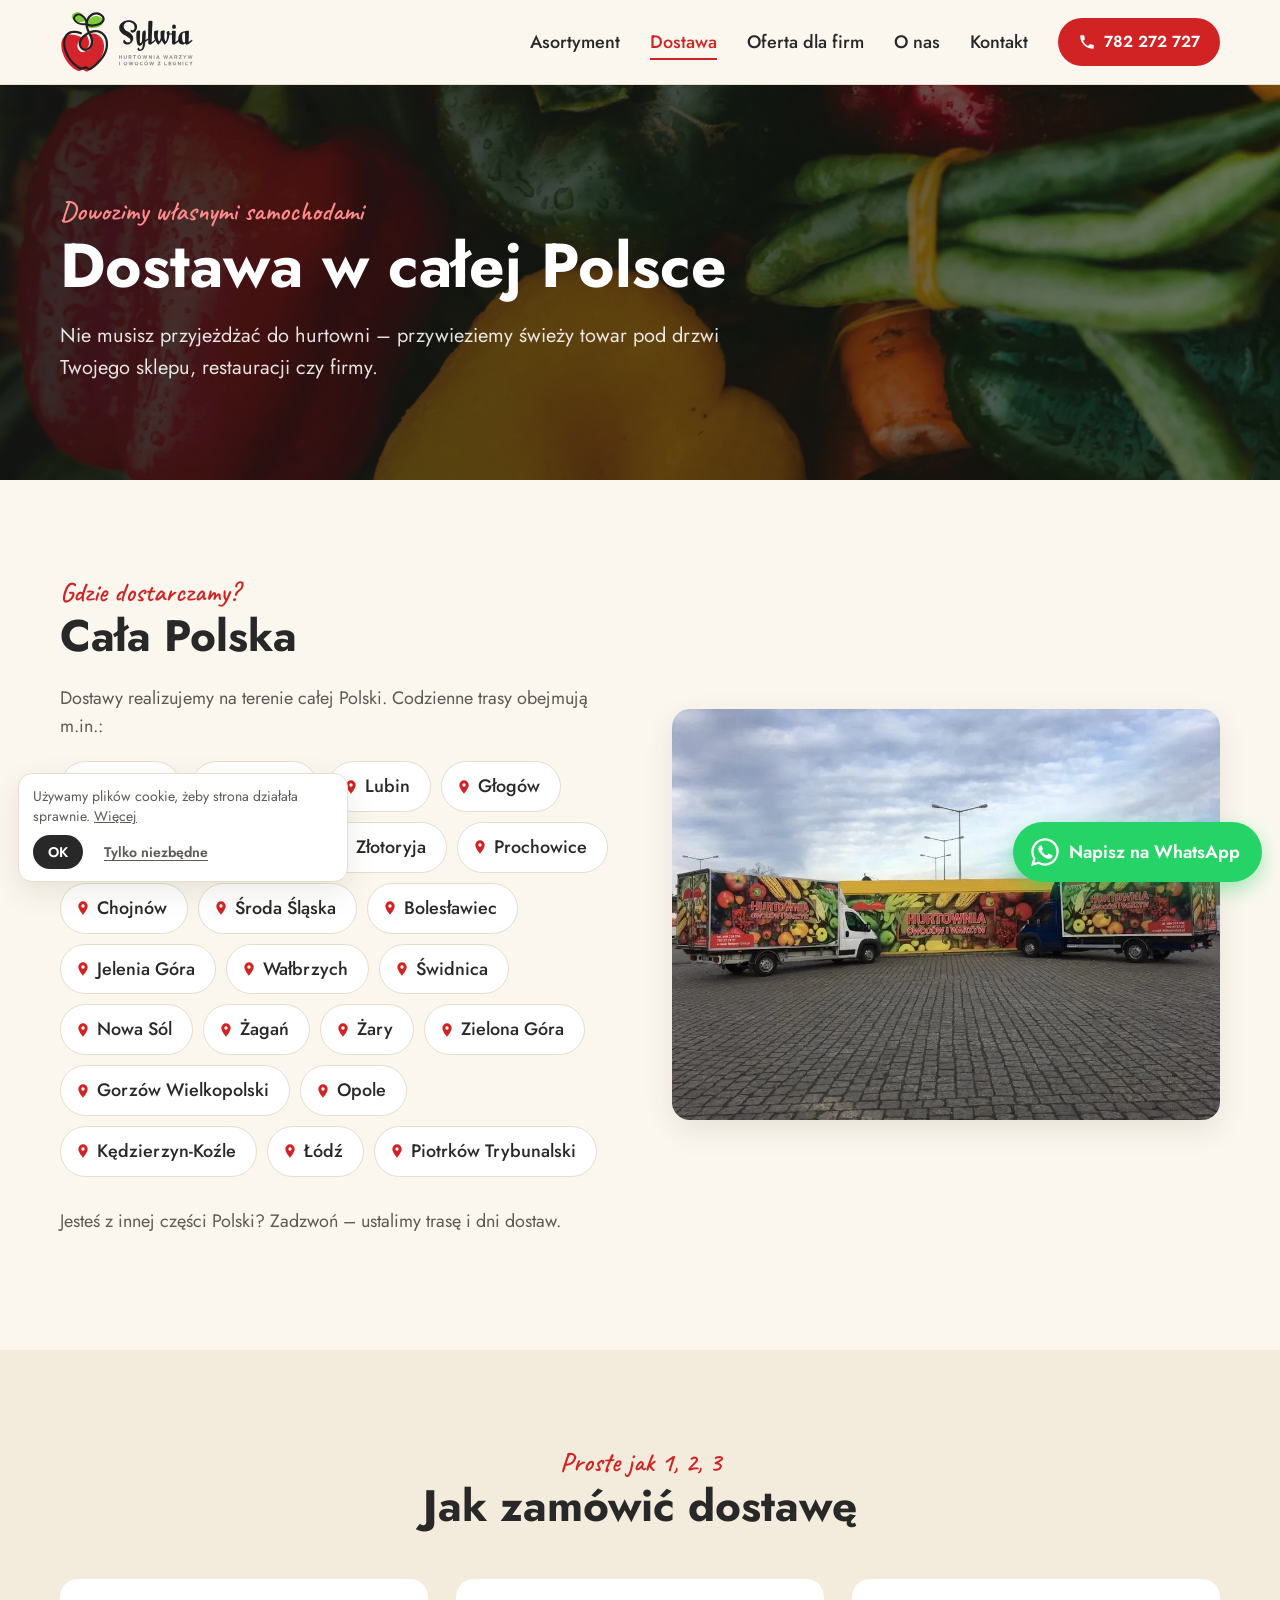
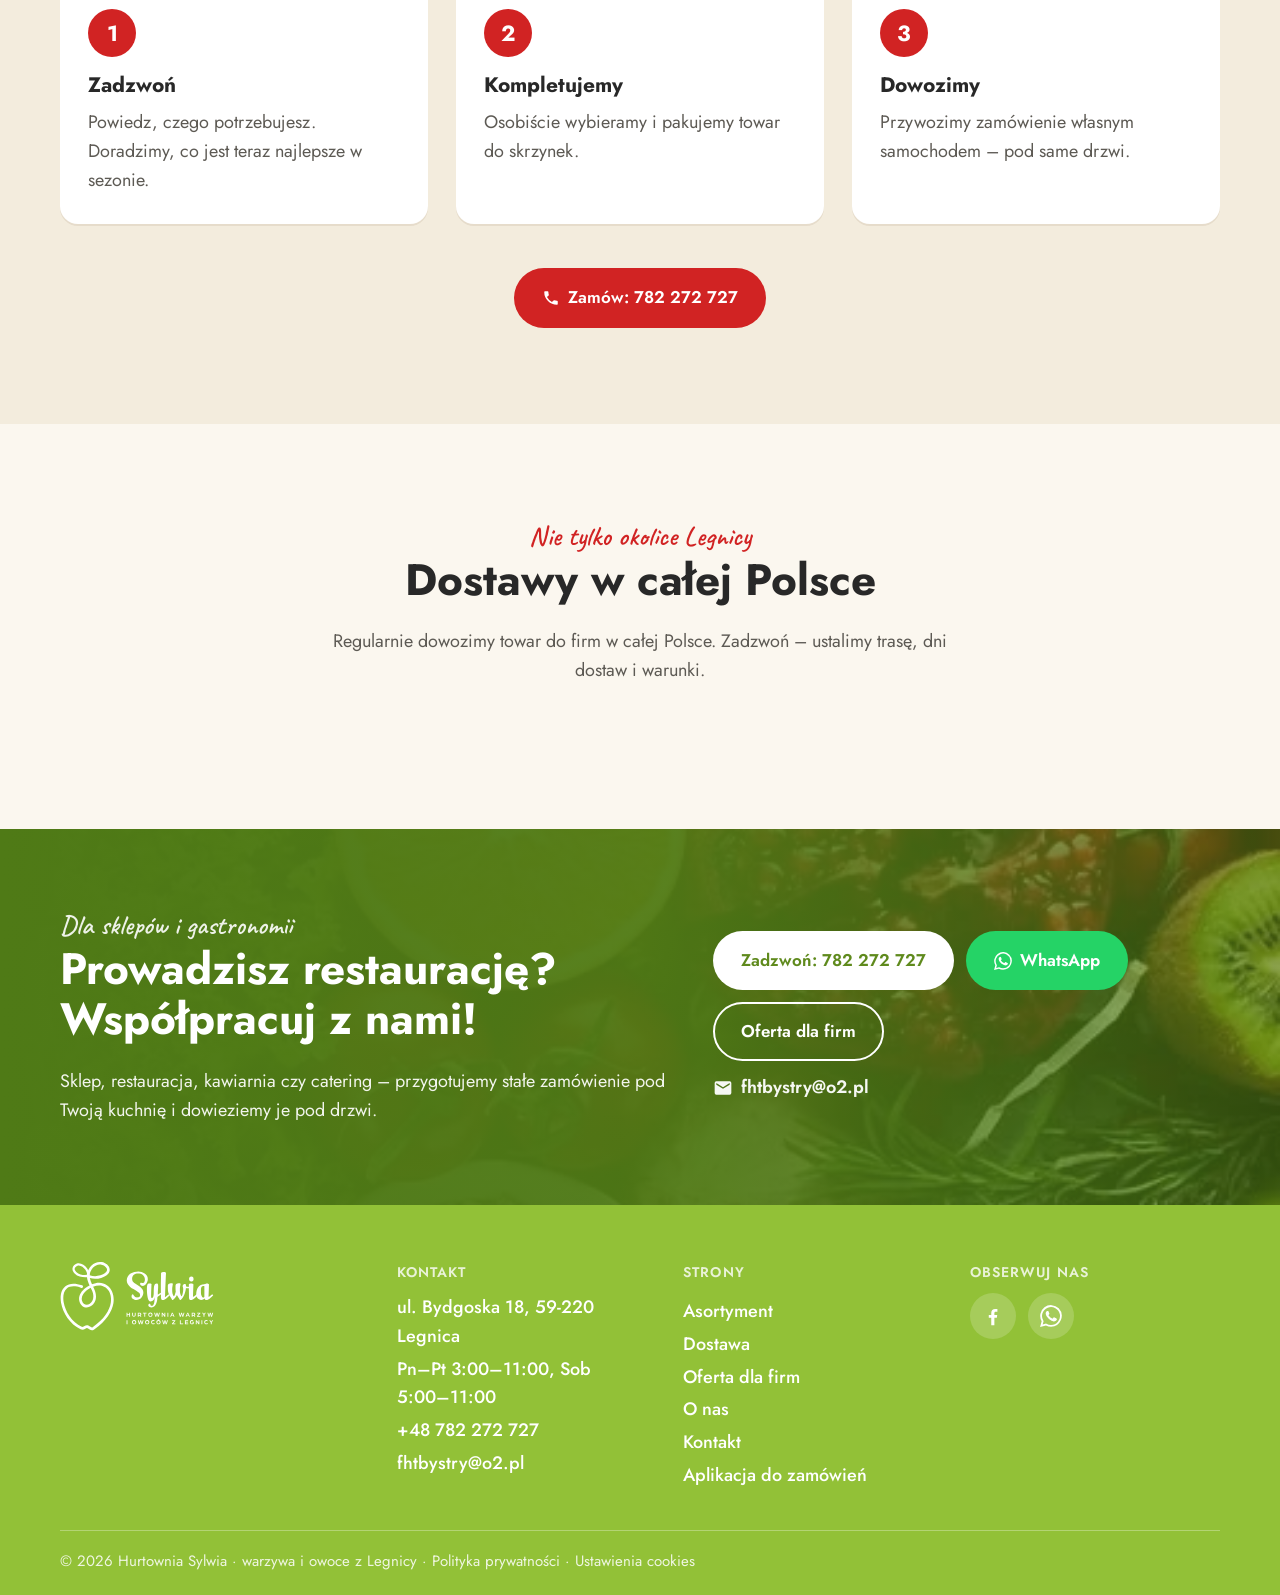
<file: dostawa.html>
<!doctype html>
<html lang="pl">
<head>
  <meta charset="utf-8">
  <meta name="viewport" content="width=device-width, initial-scale=1">
  <title>Dostawa – Hurtownia Sylwia, Legnica</title>
  <meta name="description" content="Dostawy warzyw i owoców w całej Polsce. Stałe trasy: Legnica, Wrocław, Lubin, Głogów, Polkowice, Jawor, Złotoryja, Bolesławiec, Jelenia Góra i okolice.">
  <link rel="canonical" href="https://hurtowniasylwia.pl/dostawa.html">
  <link rel="icon" href="img/favicon.svg" type="image/svg+xml">
  <meta property="og:type" content="website">
  <meta property="og:locale" content="pl_PL">
  <meta property="og:site_name" content="Hurtownia Sylwia">
  <meta property="og:url" content="https://hurtowniasylwia.pl/dostawa.html">
  <meta property="og:title" content="Dostawa – Hurtownia Sylwia, Legnica">
  <meta property="og:description" content="Dostawy warzyw i owoców w całej Polsce. Stałe trasy: Legnica, Wrocław, Lubin, Głogów, Polkowice, Jawor, Złotoryja, Bolesławiec, Jelenia Góra i okolice.">
  <meta property="og:image" content="https://hurtowniasylwia.pl/img/flota.webp">
  <meta name="twitter:card" content="summary_large_image">
  <link rel="preload" href="fonts/jost-latin.woff2" as="font" type="font/woff2" crossorigin>
  <link rel="stylesheet" href="css/style.css">
  <script type="application/ld+json">
  {
    "@context": "https://schema.org",
    "@type": "GroceryStore",
    "name": "Hurtownia Sylwia – warzywa i owoce",
    "telephone": "+48 782 272 727",
    "email": "fhtbystry@o2.pl",
    "@id": "https://hurtowniasylwia.pl/#business",
    "url": "https://hurtowniasylwia.pl/",
    "logo": "https://hurtowniasylwia.pl/img/logo.svg",
    "image": "https://hurtowniasylwia.pl/img/hero-warzywa.webp",
    "sameAs": ["https://www.facebook.com/p/Sylwia-Hurtownia-warzyw-i-owoc%C3%B3w-100070774976242/"],
    "openingHoursSpecification": [
      {"@type": "OpeningHoursSpecification", "dayOfWeek": ["Monday", "Tuesday", "Wednesday", "Thursday", "Friday"], "opens": "03:00", "closes": "11:00"},
      {"@type": "OpeningHoursSpecification", "dayOfWeek": "Saturday", "opens": "05:00", "closes": "11:00"}
    ],
    "areaServed": {"@type": "Country", "name": "Polska"},
    "address": {
      "@type": "PostalAddress",
      "streetAddress": "ul. Bydgoska 18",
      "postalCode": "59-220",
      "addressLocality": "Legnica",
      "addressCountry": "PL"
    }
  }
  </script>
</head>
<body>

<header class="site-header">
  <div class="wrap header-inner">
    <a href="index.html" class="brand" aria-label="Hurtownia Sylwia – strona główna">
      <img src="img/logo.svg" alt="Sylwia – hurtownia warzyw i owoców z Legnicy" width="210" height="94">
    </a>
    <button class="nav-toggle" aria-expanded="false" aria-controls="nav" aria-label="Menu">
      <span></span><span></span><span></span>
    </button>
    <nav id="nav" class="nav">
      <a href="asortyment.html">Asortyment</a>
      <a href="dostawa.html" aria-current="page">Dostawa</a>
      <a href="dla-firm.html">Oferta dla firm</a>
      <a href="o-nas.html">O nas</a>
      <a href="kontakt.html">Kontakt</a>
      <a href="tel:+48782272727" class="btn btn-red btn-sm">
        <svg aria-hidden="true" viewBox="0 0 24 24"><path d="M6.6 10.8a15.1 15.1 0 0 0 6.6 6.6l2.2-2.2a1 1 0 0 1 1-.25 11.4 11.4 0 0 0 3.6.57 1 1 0 0 1 1 1V20a1 1 0 0 1-1 1A17 17 0 0 1 3 4a1 1 0 0 1 1-1h3.5a1 1 0 0 1 1 1c0 1.25.2 2.45.57 3.57a1 1 0 0 1-.25 1z"/></svg>
        782 272 727
      </a>
    </nav>
  </div>
</header>

<main>

  <section class="page-hero has-img" style="background-image: url(img/page-dostawa.webp)">
    <div class="wrap">
      <p class="hand">Dowozimy własnymi samochodami</p>
      <h1>Dostawa w całej Polsce</h1>
      <p class="lead">Nie musisz przyjeżdżać do hurtowni – przywieziemy świeży towar pod drzwi Twojego sklepu, restauracji czy firmy.</p>
    </div>
  </section>

  <section class="section">
    <div class="wrap split">
      <div>
        <p class="hand">Gdzie dostarczamy?</p>
        <h2>Cała Polska</h2>
        <p class="muted">Dostawy realizujemy na terenie całej Polski. Codzienne trasy obejmują m.in.:</p>
        <ul class="cities cities-lg">
          <li><svg aria-hidden="true" viewBox="0 0 24 24"><path d="M12 2a7 7 0 0 0-7 7c0 5.25 7 13 7 13s7-7.75 7-13a7 7 0 0 0-7-7zm0 9.5A2.5 2.5 0 1 1 12 6.5a2.5 2.5 0 0 1 0 5z"/></svg>Legnica</li>
          <li><svg aria-hidden="true" viewBox="0 0 24 24"><path d="M12 2a7 7 0 0 0-7 7c0 5.25 7 13 7 13s7-7.75 7-13a7 7 0 0 0-7-7zm0 9.5A2.5 2.5 0 1 1 12 6.5a2.5 2.5 0 0 1 0 5z"/></svg>Wrocław</li>
          <li><svg aria-hidden="true" viewBox="0 0 24 24"><path d="M12 2a7 7 0 0 0-7 7c0 5.25 7 13 7 13s7-7.75 7-13a7 7 0 0 0-7-7zm0 9.5A2.5 2.5 0 1 1 12 6.5a2.5 2.5 0 0 1 0 5z"/></svg>Lubin</li>
          <li><svg aria-hidden="true" viewBox="0 0 24 24"><path d="M12 2a7 7 0 0 0-7 7c0 5.25 7 13 7 13s7-7.75 7-13a7 7 0 0 0-7-7zm0 9.5A2.5 2.5 0 1 1 12 6.5a2.5 2.5 0 0 1 0 5z"/></svg>Głogów</li>
          <li><svg aria-hidden="true" viewBox="0 0 24 24"><path d="M12 2a7 7 0 0 0-7 7c0 5.25 7 13 7 13s7-7.75 7-13a7 7 0 0 0-7-7zm0 9.5A2.5 2.5 0 1 1 12 6.5a2.5 2.5 0 0 1 0 5z"/></svg>Polkowice</li>
          <li><svg aria-hidden="true" viewBox="0 0 24 24"><path d="M12 2a7 7 0 0 0-7 7c0 5.25 7 13 7 13s7-7.75 7-13a7 7 0 0 0-7-7zm0 9.5A2.5 2.5 0 1 1 12 6.5a2.5 2.5 0 0 1 0 5z"/></svg>Jawor</li>
          <li><svg aria-hidden="true" viewBox="0 0 24 24"><path d="M12 2a7 7 0 0 0-7 7c0 5.25 7 13 7 13s7-7.75 7-13a7 7 0 0 0-7-7zm0 9.5A2.5 2.5 0 1 1 12 6.5a2.5 2.5 0 0 1 0 5z"/></svg>Złotoryja</li>
          <li><svg aria-hidden="true" viewBox="0 0 24 24"><path d="M12 2a7 7 0 0 0-7 7c0 5.25 7 13 7 13s7-7.75 7-13a7 7 0 0 0-7-7zm0 9.5A2.5 2.5 0 1 1 12 6.5a2.5 2.5 0 0 1 0 5z"/></svg>Prochowice</li>
          <li><svg aria-hidden="true" viewBox="0 0 24 24"><path d="M12 2a7 7 0 0 0-7 7c0 5.25 7 13 7 13s7-7.75 7-13a7 7 0 0 0-7-7zm0 9.5A2.5 2.5 0 1 1 12 6.5a2.5 2.5 0 0 1 0 5z"/></svg>Chojnów</li>
          <li><svg aria-hidden="true" viewBox="0 0 24 24"><path d="M12 2a7 7 0 0 0-7 7c0 5.25 7 13 7 13s7-7.75 7-13a7 7 0 0 0-7-7zm0 9.5A2.5 2.5 0 1 1 12 6.5a2.5 2.5 0 0 1 0 5z"/></svg>Środa Śląska</li>
          <li><svg aria-hidden="true" viewBox="0 0 24 24"><path d="M12 2a7 7 0 0 0-7 7c0 5.25 7 13 7 13s7-7.75 7-13a7 7 0 0 0-7-7zm0 9.5A2.5 2.5 0 1 1 12 6.5a2.5 2.5 0 0 1 0 5z"/></svg>Bolesławiec</li>
          <li><svg aria-hidden="true" viewBox="0 0 24 24"><path d="M12 2a7 7 0 0 0-7 7c0 5.25 7 13 7 13s7-7.75 7-13a7 7 0 0 0-7-7zm0 9.5A2.5 2.5 0 1 1 12 6.5a2.5 2.5 0 0 1 0 5z"/></svg>Jelenia Góra</li>
          <li><svg aria-hidden="true" viewBox="0 0 24 24"><path d="M12 2a7 7 0 0 0-7 7c0 5.25 7 13 7 13s7-7.75 7-13a7 7 0 0 0-7-7zm0 9.5A2.5 2.5 0 1 1 12 6.5a2.5 2.5 0 0 1 0 5z"/></svg>Wałbrzych</li>
          <li><svg aria-hidden="true" viewBox="0 0 24 24"><path d="M12 2a7 7 0 0 0-7 7c0 5.25 7 13 7 13s7-7.75 7-13a7 7 0 0 0-7-7zm0 9.5A2.5 2.5 0 1 1 12 6.5a2.5 2.5 0 0 1 0 5z"/></svg>Świdnica</li>
          <li><svg aria-hidden="true" viewBox="0 0 24 24"><path d="M12 2a7 7 0 0 0-7 7c0 5.25 7 13 7 13s7-7.75 7-13a7 7 0 0 0-7-7zm0 9.5A2.5 2.5 0 1 1 12 6.5a2.5 2.5 0 0 1 0 5z"/></svg>Nowa Sól</li>
          <li><svg aria-hidden="true" viewBox="0 0 24 24"><path d="M12 2a7 7 0 0 0-7 7c0 5.25 7 13 7 13s7-7.75 7-13a7 7 0 0 0-7-7zm0 9.5A2.5 2.5 0 1 1 12 6.5a2.5 2.5 0 0 1 0 5z"/></svg>Żagań</li>
          <li><svg aria-hidden="true" viewBox="0 0 24 24"><path d="M12 2a7 7 0 0 0-7 7c0 5.25 7 13 7 13s7-7.75 7-13a7 7 0 0 0-7-7zm0 9.5A2.5 2.5 0 1 1 12 6.5a2.5 2.5 0 0 1 0 5z"/></svg>Żary</li>
          <li><svg aria-hidden="true" viewBox="0 0 24 24"><path d="M12 2a7 7 0 0 0-7 7c0 5.25 7 13 7 13s7-7.75 7-13a7 7 0 0 0-7-7zm0 9.5A2.5 2.5 0 1 1 12 6.5a2.5 2.5 0 0 1 0 5z"/></svg>Zielona Góra</li>
          <li><svg aria-hidden="true" viewBox="0 0 24 24"><path d="M12 2a7 7 0 0 0-7 7c0 5.25 7 13 7 13s7-7.75 7-13a7 7 0 0 0-7-7zm0 9.5A2.5 2.5 0 1 1 12 6.5a2.5 2.5 0 0 1 0 5z"/></svg>Gorzów Wielkopolski</li>
          <li><svg aria-hidden="true" viewBox="0 0 24 24"><path d="M12 2a7 7 0 0 0-7 7c0 5.25 7 13 7 13s7-7.75 7-13a7 7 0 0 0-7-7zm0 9.5A2.5 2.5 0 1 1 12 6.5a2.5 2.5 0 0 1 0 5z"/></svg>Opole</li>
          <li><svg aria-hidden="true" viewBox="0 0 24 24"><path d="M12 2a7 7 0 0 0-7 7c0 5.25 7 13 7 13s7-7.75 7-13a7 7 0 0 0-7-7zm0 9.5A2.5 2.5 0 1 1 12 6.5a2.5 2.5 0 0 1 0 5z"/></svg>Kędzierzyn-Koźle</li>
          <li><svg aria-hidden="true" viewBox="0 0 24 24"><path d="M12 2a7 7 0 0 0-7 7c0 5.25 7 13 7 13s7-7.75 7-13a7 7 0 0 0-7-7zm0 9.5A2.5 2.5 0 1 1 12 6.5a2.5 2.5 0 0 1 0 5z"/></svg>Łódź</li>
          <li><svg aria-hidden="true" viewBox="0 0 24 24"><path d="M12 2a7 7 0 0 0-7 7c0 5.25 7 13 7 13s7-7.75 7-13a7 7 0 0 0-7-7zm0 9.5A2.5 2.5 0 1 1 12 6.5a2.5 2.5 0 0 1 0 5z"/></svg>Piotrków Trybunalski</li>
        </ul>
        <p class="muted">Jesteś z innej części Polski? Zadzwoń – ustalimy trasę i dni dostaw.</p>
      </div>
      <div class="split-photo">
        <img src="img/flota.webp" alt="Dwa samochody dostawcze Hurtowni Sylwia z grafiką owoców i warzyw" loading="lazy" width="960" height="720">
      </div>
    </div>
  </section>

  <section class="section section-tint">
    <div class="wrap">
      <div class="section-head">
        <p class="hand">Proste jak 1, 2, 3</p>
        <h2>Jak zamówić dostawę</h2>
      </div>
      <ol class="steps">
        <li><span class="step-n">1</span><h3>Zadzwoń</h3><p>Powiedz, czego potrzebujesz. Doradzimy, co jest teraz najlepsze w sezonie.</p></li>
        <li><span class="step-n">2</span><h3>Kompletujemy</h3><p>Osobiście wybieramy i pakujemy towar do skrzynek.</p></li>
        <li><span class="step-n">3</span><h3>Dowozimy</h3><p>Przywozimy zamówienie własnym samochodem – pod same drzwi.</p></li>
      </ol>
      <p class="center-cta"><a href="tel:+48782272727" class="btn btn-red"><svg aria-hidden="true" viewBox="0 0 24 24"><path d="M6.6 10.8a15.1 15.1 0 0 0 6.6 6.6l2.2-2.2a1 1 0 0 1 1-.25 11.4 11.4 0 0 0 3.6.57 1 1 0 0 1 1 1V20a1 1 0 0 1-1 1A17 17 0 0 1 3 4a1 1 0 0 1 1-1h3.5a1 1 0 0 1 1 1c0 1.25.2 2.45.57 3.57a1 1 0 0 1-.25 1z"/></svg> Zamów: 782 272 727</a></p>
    </div>
  </section>

  <section class="section">
    <div class="wrap">
      <div class="section-head">
        <p class="hand">Nie tylko okolice Legnicy</p>
        <h2>Dostawy w całej Polsce</h2>
        <p>Regularnie dowozimy towar do firm w całej Polsce. Zadzwoń – ustalimy trasę, dni dostaw i warunki.</p>
        <!-- TODO: opis województw (do uzupełnienia przez właściciela) -->
      </div>
    </div>
  </section>

  <section class="b2b">
    <div class="wrap b2b-inner">
      <div>
        <p class="hand hand-light">Dla sklepów i gastronomii</p>
        <h2>Prowadzisz restaurację? Współpracuj z nami!</h2>
        <p>Sklep, restauracja, kawiarnia czy catering – przygotujemy stałe zamówienie pod Twoją kuchnię i dowieziemy je pod drzwi.</p>
      </div>
      <div class="b2b-cta">
        <a href="tel:+48782272727" class="btn btn-white">Zadzwoń: 782 272 727</a>
        <a href="https://wa.me/48782272727" class="btn btn-wa" target="_blank" rel="noopener"><svg viewBox="0 0 24 24" aria-hidden="true"><path d="M17.5 14.4c-.3-.1-1.8-.9-2-1-.3-.1-.5-.1-.7.1l-.9 1.2c-.2.2-.3.2-.6.1a8.2 8.2 0 0 1-4-3.5c-.3-.5.3-.5.9-1.6.1-.2 0-.4 0-.5l-.9-2.2c-.2-.6-.5-.5-.7-.5h-.6a1.1 1.1 0 0 0-.8.4 3.4 3.4 0 0 0-1 2.5 5.9 5.9 0 0 0 1.2 3.1 13.4 13.4 0 0 0 5.2 4.6c1.9.8 2.7.9 3.6.7a3.1 3.1 0 0 0 2-1.4 2.5 2.5 0 0 0 .2-1.4c-.1-.1-.3-.2-.6-.3zM12 21.8a9.8 9.8 0 0 1-5-1.4l-.4-.2-3.7 1 1-3.6-.2-.4A9.8 9.8 0 1 1 12 21.8zm8.4-18.2A11.8 11.8 0 0 0 1.8 17.8L.1 24l6.4-1.7a11.8 11.8 0 0 0 5.6 1.4A11.9 11.9 0 0 0 20.4 3.6z"/></svg> WhatsApp</a>
        <a href="dla-firm.html" class="btn btn-outline-white">Oferta dla firm</a>
        <a href="mailto:fhtbystry@o2.pl" class="b2b-mail"><svg viewBox="0 0 24 24" aria-hidden="true"><path d="M20 4H4a2 2 0 0 0-2 2v12a2 2 0 0 0 2 2h16a2 2 0 0 0 2-2V6a2 2 0 0 0-2-2zm0 4-8 5-8-5V6l8 5 8-5z"/></svg>fhtbystry@o2.pl</a>
      </div>
    </div>
  </section>
</main>

<footer class="site-footer">
  <div class="wrap footer-grid">
    <div>
      <img src="img/logo-white.svg" alt="Sylwia – hurtownia warzyw i owoców z Legnicy" class="footer-logo" width="200" height="90">
    </div>
    <div class="footer-info">
      <p class="footer-h">Kontakt</p>
      <p>ul. Bydgoska 18, 59-220 Legnica</p>
      <p>Pn–Pt 3:00–11:00, Sob 5:00–11:00</p>
      <p><a href="tel:+48782272727">+48 782 272 727</a></p>
      <p><a href="mailto:fhtbystry@o2.pl">fhtbystry@o2.pl</a></p>
    </div>
    <nav class="footer-nav" aria-label="Stopka">
      <p class="footer-h">Strony</p>
        <a href="asortyment.html">Asortyment</a>
        <a href="dostawa.html">Dostawa</a>
        <a href="dla-firm.html">Oferta dla firm</a>
        <a href="o-nas.html">O nas</a>
        <a href="kontakt.html">Kontakt</a>
        <a href="zamow/">Aplikacja do zamówień</a>
    </nav>
    <div>
      <p class="footer-h">Obserwuj nas</p>
      <div class="social social-light">
        <a href="https://www.facebook.com/p/Sylwia-Hurtownia-warzyw-i-owoc%C3%B3w-100070774976242/" target="_blank" rel="noopener" aria-label="Facebook – Hurtownia Sylwia"><svg viewBox="0 0 24 24" aria-hidden="true"><path d="M13.5 22v-8h2.7l.4-3.2h-3.1V8.8c0-.9.3-1.5 1.6-1.5h1.7V4.4a22 22 0 0 0-2.5-.1c-2.5 0-4.2 1.5-4.2 4.3v2.3H7.4V14h2.7v8z"/></svg></a>
        <a href="https://wa.me/48782272727" target="_blank" rel="noopener" aria-label="WhatsApp – napisz do nas"><svg viewBox="0 0 24 24" aria-hidden="true"><path d="M17.5 14.4c-.3-.1-1.8-.9-2-1-.3-.1-.5-.1-.7.1l-.9 1.2c-.2.2-.3.2-.6.1a8.2 8.2 0 0 1-4-3.5c-.3-.5.3-.5.9-1.6.1-.2 0-.4 0-.5l-.9-2.2c-.2-.6-.5-.5-.7-.5h-.6a1.1 1.1 0 0 0-.8.4 3.4 3.4 0 0 0-1 2.5 5.9 5.9 0 0 0 1.2 3.1 13.4 13.4 0 0 0 5.2 4.6c1.9.8 2.7.9 3.6.7a3.1 3.1 0 0 0 2-1.4 2.5 2.5 0 0 0 .2-1.4c-.1-.1-.3-.2-.6-.3zM12 21.8a9.8 9.8 0 0 1-5-1.4l-.4-.2-3.7 1 1-3.6-.2-.4A9.8 9.8 0 1 1 12 21.8zm8.4-18.2A11.8 11.8 0 0 0 1.8 17.8L.1 24l6.4-1.7a11.8 11.8 0 0 0 5.6 1.4A11.9 11.9 0 0 0 20.4 3.6z"/></svg></a>
      </div>
    </div>
  </div>
  <div class="wrap footer-bottom">
    <p>© <span id="year">2026</span> Hurtownia Sylwia · warzywa i owoce z Legnicy · <a href="polityka-prywatnosci.html">Polityka prywatności</a> · <a href="#" data-cookie-settings>Ustawienia cookies</a></p>
  </div>
</footer>

<div class="fabs">
  <a href="https://wa.me/48782272727" class="fab fab-wa" target="_blank" rel="noopener" aria-label="Napisz do nas na WhatsApp">
    <svg viewBox="0 0 24 24" aria-hidden="true"><path d="M17.5 14.4c-.3-.1-1.8-.9-2-1-.3-.1-.5-.1-.7.1l-.9 1.2c-.2.2-.3.2-.6.1a8.2 8.2 0 0 1-4-3.5c-.3-.5.3-.5.9-1.6.1-.2 0-.4 0-.5l-.9-2.2c-.2-.6-.5-.5-.7-.5h-.6a1.1 1.1 0 0 0-.8.4 3.4 3.4 0 0 0-1 2.5 5.9 5.9 0 0 0 1.2 3.1 13.4 13.4 0 0 0 5.2 4.6c1.9.8 2.7.9 3.6.7a3.1 3.1 0 0 0 2-1.4 2.5 2.5 0 0 0 .2-1.4c-.1-.1-.3-.2-.6-.3zM12 21.8a9.8 9.8 0 0 1-5-1.4l-.4-.2-3.7 1 1-3.6-.2-.4A9.8 9.8 0 1 1 12 21.8zm8.4-18.2A11.8 11.8 0 0 0 1.8 17.8L.1 24l6.4-1.7a11.8 11.8 0 0 0 5.6 1.4A11.9 11.9 0 0 0 20.4 3.6z"/></svg><span class="fab-label">Napisz na WhatsApp</span>
  </a>
  <a href="tel:+48782272727" class="fab fab-call" aria-label="Zadzwoń do hurtowni">
    <svg aria-hidden="true" viewBox="0 0 24 24"><path d="M6.6 10.8a15.1 15.1 0 0 0 6.6 6.6l2.2-2.2a1 1 0 0 1 1-.25 11.4 11.4 0 0 0 3.6.57 1 1 0 0 1 1 1V20a1 1 0 0 1-1 1A17 17 0 0 1 3 4a1 1 0 0 1 1-1h3.5a1 1 0 0 1 1 1c0 1.25.2 2.45.57 3.57a1 1 0 0 1-.25 1z"/></svg>
  </a>
</div>

<script>
  const t = document.querySelector('.nav-toggle'), n = document.getElementById('nav');
  t.addEventListener('click', () => {
    const open = n.classList.toggle('open');
    t.setAttribute('aria-expanded', open);
  });
  document.querySelectorAll('[data-soon]').forEach(a => a.addEventListener('click', e => e.preventDefault()));
  document.getElementById('year').textContent = new Date().getFullYear();
</script>
<script src="js/cookies.js" defer></script>
</body>
</html>
</file>
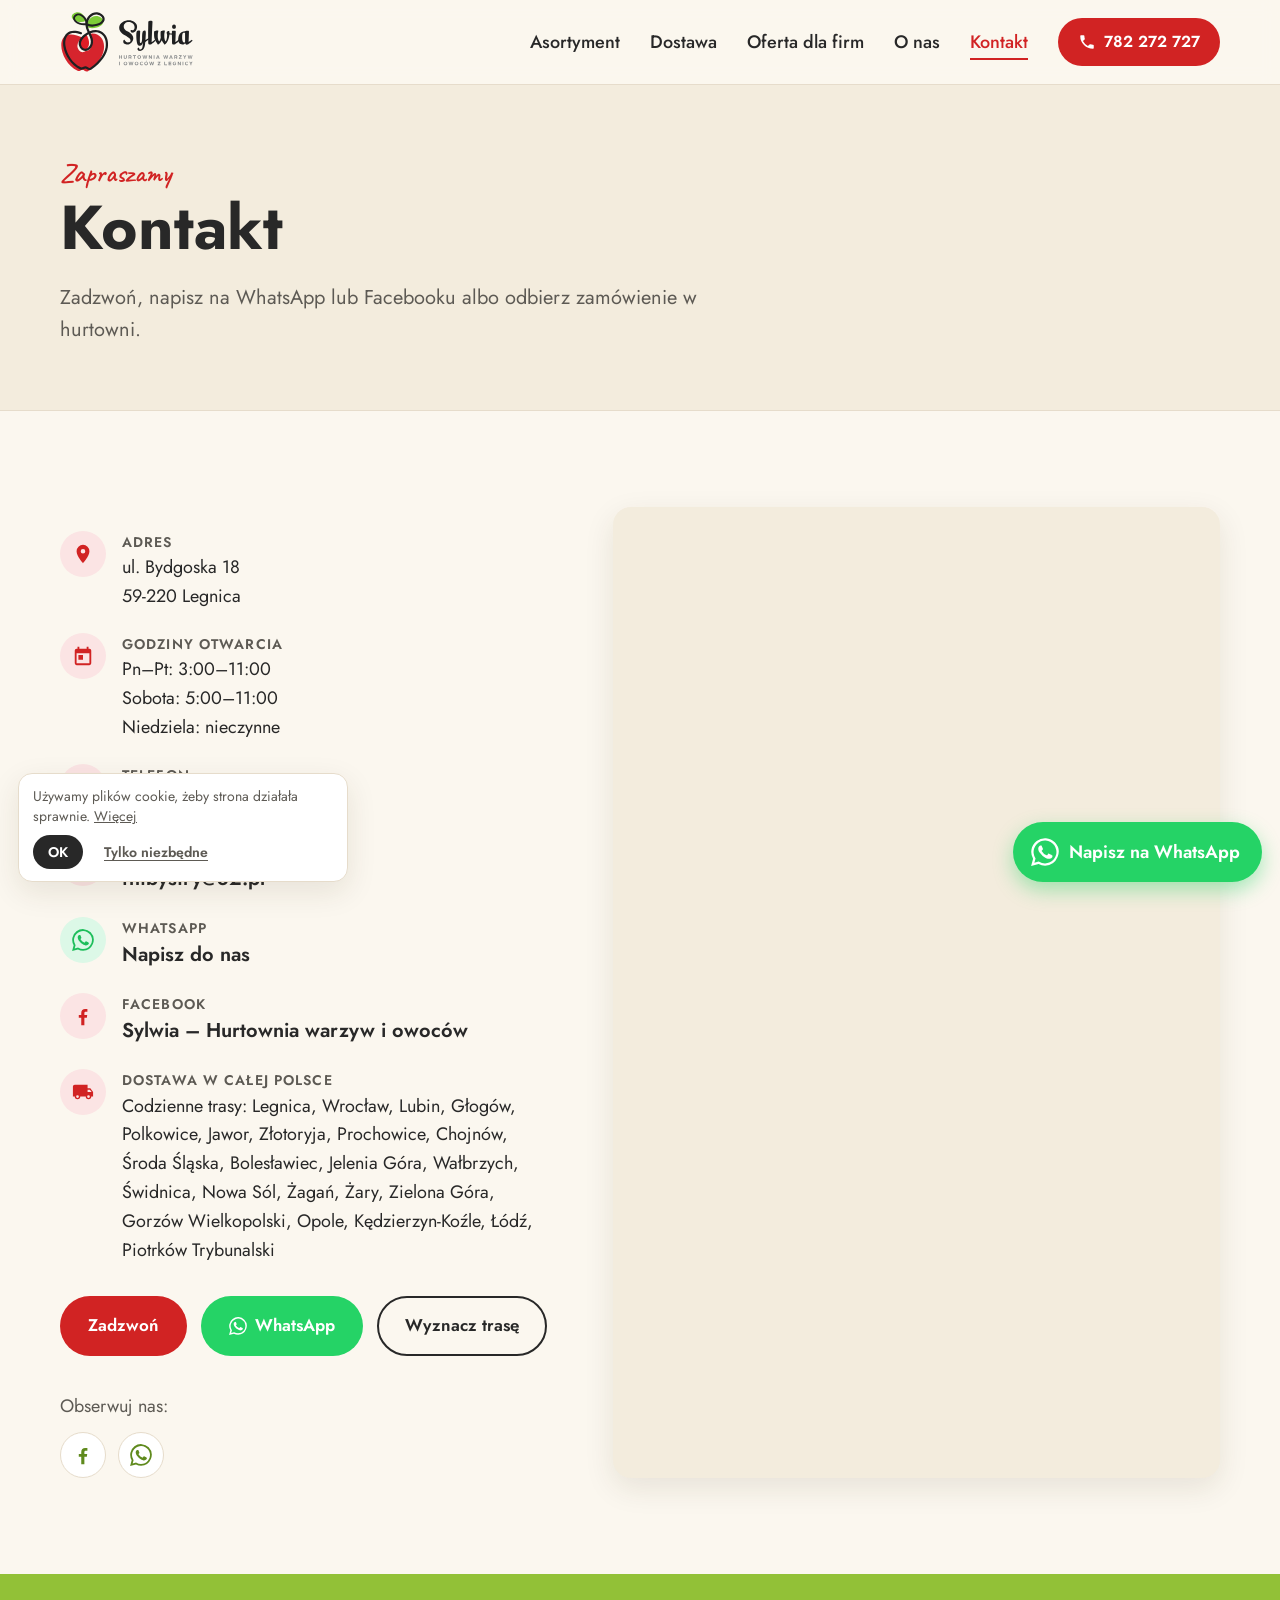
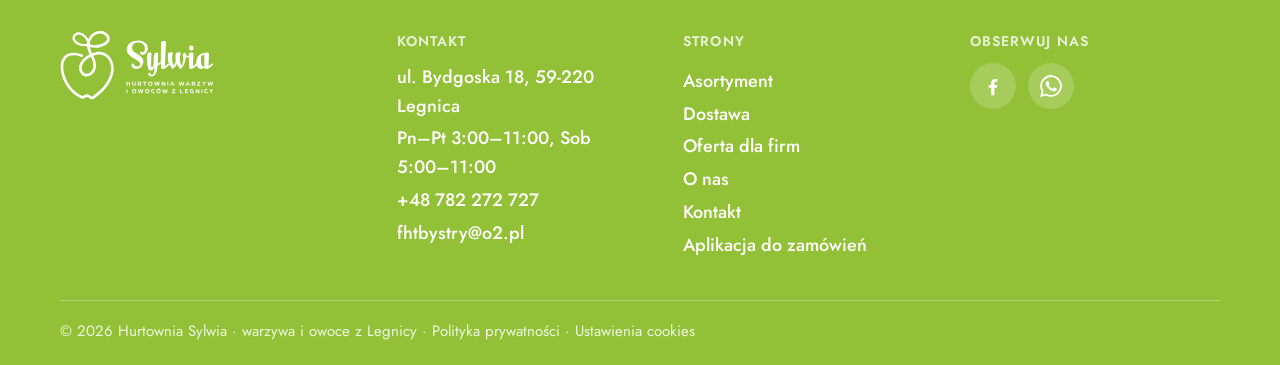
<file: kontakt.html>
<!doctype html>
<html lang="pl">
<head>
  <meta charset="utf-8">
  <meta name="viewport" content="width=device-width, initial-scale=1">
  <title>Kontakt – Hurtownia Sylwia, Legnica</title>
  <meta name="description" content="Hurtownia Sylwia, Legnica, ul. Bydgoska 18, tel. +48 782 272 727, e-mail: fhtbystry@o2.pl. Dostawy w całej Polsce.">
  <link rel="canonical" href="https://hurtowniasylwia.pl/kontakt.html">
  <link rel="icon" href="img/favicon.svg" type="image/svg+xml">
  <meta property="og:type" content="website">
  <meta property="og:locale" content="pl_PL">
  <meta property="og:site_name" content="Hurtownia Sylwia">
  <meta property="og:url" content="https://hurtowniasylwia.pl/kontakt.html">
  <meta property="og:title" content="Kontakt – Hurtownia Sylwia, Legnica">
  <meta property="og:description" content="Hurtownia Sylwia, Legnica, ul. Bydgoska 18, tel. +48 782 272 727, e-mail: fhtbystry@o2.pl. Dostawy w całej Polsce.">
  <meta property="og:image" content="https://hurtowniasylwia.pl/img/hero-warzywa.webp">
  <meta name="twitter:card" content="summary_large_image">
  <link rel="preload" href="fonts/jost-latin.woff2" as="font" type="font/woff2" crossorigin>
  <link rel="stylesheet" href="css/style.css">
  <script type="application/ld+json">
  {
    "@context": "https://schema.org",
    "@type": "GroceryStore",
    "name": "Hurtownia Sylwia – warzywa i owoce",
    "telephone": "+48 782 272 727",
    "email": "fhtbystry@o2.pl",
    "@id": "https://hurtowniasylwia.pl/#business",
    "url": "https://hurtowniasylwia.pl/",
    "logo": "https://hurtowniasylwia.pl/img/logo.svg",
    "image": "https://hurtowniasylwia.pl/img/hero-warzywa.webp",
    "sameAs": ["https://www.facebook.com/p/Sylwia-Hurtownia-warzyw-i-owoc%C3%B3w-100070774976242/"],
    "openingHoursSpecification": [
      {"@type": "OpeningHoursSpecification", "dayOfWeek": ["Monday", "Tuesday", "Wednesday", "Thursday", "Friday"], "opens": "03:00", "closes": "11:00"},
      {"@type": "OpeningHoursSpecification", "dayOfWeek": "Saturday", "opens": "05:00", "closes": "11:00"}
    ],
    "areaServed": {"@type": "Country", "name": "Polska"},
    "address": {
      "@type": "PostalAddress",
      "streetAddress": "ul. Bydgoska 18",
      "postalCode": "59-220",
      "addressLocality": "Legnica",
      "addressCountry": "PL"
    }
  }
  </script>
</head>
<body>

<header class="site-header">
  <div class="wrap header-inner">
    <a href="index.html" class="brand" aria-label="Hurtownia Sylwia – strona główna">
      <img src="img/logo.svg" alt="Sylwia – hurtownia warzyw i owoców z Legnicy" width="210" height="94">
    </a>
    <button class="nav-toggle" aria-expanded="false" aria-controls="nav" aria-label="Menu">
      <span></span><span></span><span></span>
    </button>
    <nav id="nav" class="nav">
      <a href="asortyment.html">Asortyment</a>
      <a href="dostawa.html">Dostawa</a>
      <a href="dla-firm.html">Oferta dla firm</a>
      <a href="o-nas.html">O nas</a>
      <a href="kontakt.html" aria-current="page">Kontakt</a>
      <a href="tel:+48782272727" class="btn btn-red btn-sm">
        <svg aria-hidden="true" viewBox="0 0 24 24"><path d="M6.6 10.8a15.1 15.1 0 0 0 6.6 6.6l2.2-2.2a1 1 0 0 1 1-.25 11.4 11.4 0 0 0 3.6.57 1 1 0 0 1 1 1V20a1 1 0 0 1-1 1A17 17 0 0 1 3 4a1 1 0 0 1 1-1h3.5a1 1 0 0 1 1 1c0 1.25.2 2.45.57 3.57a1 1 0 0 1-.25 1z"/></svg>
        782 272 727
      </a>
    </nav>
  </div>
</header>

<main>

  <section class="page-hero">
    <div class="wrap">
      <p class="hand">Zapraszamy</p>
      <h1>Kontakt</h1>
      <p class="lead">Zadzwoń, napisz na WhatsApp lub Facebooku albo odbierz zamówienie w hurtowni.</p>
    </div>
  </section>

  <section class="section">
    <div class="wrap contact">
      <div class="contact-info">
        <ul class="contact-list">
          <li>
            <span class="ci-icon"><svg aria-hidden="true" viewBox="0 0 24 24"><path d="M12 2a7 7 0 0 0-7 7c0 5.25 7 13 7 13s7-7.75 7-13a7 7 0 0 0-7-7zm0 9.5A2.5 2.5 0 1 1 12 6.5a2.5 2.5 0 0 1 0 5z"/></svg></span>
            <div><strong>Adres</strong>ul. Bydgoska 18<br>59-220 Legnica</div>
          </li>
          <li>
            <span class="ci-icon"><svg viewBox="0 0 24 24" aria-hidden="true"><path d="M19 4h-1V2h-2v2H8V2H6v2H5a2 2 0 0 0-2 2v14a2 2 0 0 0 2 2h14a2 2 0 0 0 2-2V6a2 2 0 0 0-2-2zm0 16H5V9h14zM7 11h5v5H7z"/></svg></span>
            <div><strong>Godziny otwarcia</strong>Pn–Pt: 3:00–11:00<br>Sobota: 5:00–11:00<br>Niedziela: nieczynne</div>
          </li>
          <li>
            <span class="ci-icon"><svg aria-hidden="true" viewBox="0 0 24 24"><path d="M6.6 10.8a15.1 15.1 0 0 0 6.6 6.6l2.2-2.2a1 1 0 0 1 1-.25 11.4 11.4 0 0 0 3.6.57 1 1 0 0 1 1 1V20a1 1 0 0 1-1 1A17 17 0 0 1 3 4a1 1 0 0 1 1-1h3.5a1 1 0 0 1 1 1c0 1.25.2 2.45.57 3.57a1 1 0 0 1-.25 1z"/></svg></span>
            <div><strong>Telefon</strong><a href="tel:+48782272727">+48 782 272 727</a></div>
          </li>
          <li>
            <span class="ci-icon"><svg viewBox="0 0 24 24" aria-hidden="true"><path d="M20 4H4a2 2 0 0 0-2 2v12a2 2 0 0 0 2 2h16a2 2 0 0 0 2-2V6a2 2 0 0 0-2-2zm0 4-8 5-8-5V6l8 5 8-5z"/></svg></span>
            <div><strong>E-mail</strong><a href="mailto:fhtbystry@o2.pl">fhtbystry@o2.pl</a></div>
          </li>
          <li>
            <span class="ci-icon ci-wa"><svg viewBox="0 0 24 24" aria-hidden="true"><path d="M17.5 14.4c-.3-.1-1.8-.9-2-1-.3-.1-.5-.1-.7.1l-.9 1.2c-.2.2-.3.2-.6.1a8.2 8.2 0 0 1-4-3.5c-.3-.5.3-.5.9-1.6.1-.2 0-.4 0-.5l-.9-2.2c-.2-.6-.5-.5-.7-.5h-.6a1.1 1.1 0 0 0-.8.4 3.4 3.4 0 0 0-1 2.5 5.9 5.9 0 0 0 1.2 3.1 13.4 13.4 0 0 0 5.2 4.6c1.9.8 2.7.9 3.6.7a3.1 3.1 0 0 0 2-1.4 2.5 2.5 0 0 0 .2-1.4c-.1-.1-.3-.2-.6-.3zM12 21.8a9.8 9.8 0 0 1-5-1.4l-.4-.2-3.7 1 1-3.6-.2-.4A9.8 9.8 0 1 1 12 21.8zm8.4-18.2A11.8 11.8 0 0 0 1.8 17.8L.1 24l6.4-1.7a11.8 11.8 0 0 0 5.6 1.4A11.9 11.9 0 0 0 20.4 3.6z"/></svg></span>
            <div><strong>WhatsApp</strong><a href="https://wa.me/48782272727" target="_blank" rel="noopener">Napisz do nas</a></div>
          </li>
          <li>
            <span class="ci-icon"><svg viewBox="0 0 24 24" aria-hidden="true"><path d="M13.5 22v-8h2.7l.4-3.2h-3.1V8.8c0-.9.3-1.5 1.6-1.5h1.7V4.4a22 22 0 0 0-2.5-.1c-2.5 0-4.2 1.5-4.2 4.3v2.3H7.4V14h2.7v8z"/></svg></span>
            <div><strong>Facebook</strong><a href="https://www.facebook.com/p/Sylwia-Hurtownia-warzyw-i-owoc%C3%B3w-100070774976242/" target="_blank" rel="noopener">Sylwia – Hurtownia warzyw i owoców</a></div>
          </li>
          <li>
            <span class="ci-icon"><svg viewBox="0 0 24 24" aria-hidden="true"><path d="M20 8h-3V4H3a2 2 0 0 0-2 2v11h2a3 3 0 0 0 6 0h6a3 3 0 0 0 6 0h2v-5zm-.5 1.5L21.46 12H17V9.5zM6 18.5A1.5 1.5 0 1 1 6 15.5a1.5 1.5 0 0 1 0 3zm12 0a1.5 1.5 0 1 1 0-3 1.5 1.5 0 0 1 0 3z"/></svg></span>
            <div><strong>Dostawa w całej Polsce</strong>Codzienne trasy: Legnica, Wrocław, Lubin, Głogów, Polkowice, Jawor, Złotoryja, Prochowice, Chojnów, Środa Śląska, Bolesławiec, Jelenia Góra, Wałbrzych, Świdnica, Nowa Sól, Żagań, Żary, Zielona Góra, Gorzów Wielkopolski, Opole, Kędzierzyn-Koźle, Łódź, Piotrków Trybunalski</div>
          </li>
        </ul>
        <div class="contact-cta">
          <a href="tel:+48782272727" class="btn btn-red">Zadzwoń</a>
          <a href="https://wa.me/48782272727" class="btn btn-wa" target="_blank" rel="noopener"><svg viewBox="0 0 24 24" aria-hidden="true"><path d="M17.5 14.4c-.3-.1-1.8-.9-2-1-.3-.1-.5-.1-.7.1l-.9 1.2c-.2.2-.3.2-.6.1a8.2 8.2 0 0 1-4-3.5c-.3-.5.3-.5.9-1.6.1-.2 0-.4 0-.5l-.9-2.2c-.2-.6-.5-.5-.7-.5h-.6a1.1 1.1 0 0 0-.8.4 3.4 3.4 0 0 0-1 2.5 5.9 5.9 0 0 0 1.2 3.1 13.4 13.4 0 0 0 5.2 4.6c1.9.8 2.7.9 3.6.7a3.1 3.1 0 0 0 2-1.4 2.5 2.5 0 0 0 .2-1.4c-.1-.1-.3-.2-.6-.3zM12 21.8a9.8 9.8 0 0 1-5-1.4l-.4-.2-3.7 1 1-3.6-.2-.4A9.8 9.8 0 1 1 12 21.8zm8.4-18.2A11.8 11.8 0 0 0 1.8 17.8L.1 24l6.4-1.7a11.8 11.8 0 0 0 5.6 1.4A11.9 11.9 0 0 0 20.4 3.6z"/></svg> WhatsApp</a>
          <a href="https://www.google.com/maps/dir/?api=1&amp;destination=Bydgoska+18,+Legnica" class="btn btn-ghost" target="_blank" rel="noopener">Wyznacz trasę</a>
        </div>
        <div class="follow follow-left">
          <p>Obserwuj nas:</p>
          <div class="social">
        <a href="https://www.facebook.com/p/Sylwia-Hurtownia-warzyw-i-owoc%C3%B3w-100070774976242/" target="_blank" rel="noopener" aria-label="Facebook – Hurtownia Sylwia"><svg viewBox="0 0 24 24" aria-hidden="true"><path d="M13.5 22v-8h2.7l.4-3.2h-3.1V8.8c0-.9.3-1.5 1.6-1.5h1.7V4.4a22 22 0 0 0-2.5-.1c-2.5 0-4.2 1.5-4.2 4.3v2.3H7.4V14h2.7v8z"/></svg></a>
        <a href="https://wa.me/48782272727" target="_blank" rel="noopener" aria-label="WhatsApp – napisz do nas"><svg viewBox="0 0 24 24" aria-hidden="true"><path d="M17.5 14.4c-.3-.1-1.8-.9-2-1-.3-.1-.5-.1-.7.1l-.9 1.2c-.2.2-.3.2-.6.1a8.2 8.2 0 0 1-4-3.5c-.3-.5.3-.5.9-1.6.1-.2 0-.4 0-.5l-.9-2.2c-.2-.6-.5-.5-.7-.5h-.6a1.1 1.1 0 0 0-.8.4 3.4 3.4 0 0 0-1 2.5 5.9 5.9 0 0 0 1.2 3.1 13.4 13.4 0 0 0 5.2 4.6c1.9.8 2.7.9 3.6.7a3.1 3.1 0 0 0 2-1.4 2.5 2.5 0 0 0 .2-1.4c-.1-.1-.3-.2-.6-.3zM12 21.8a9.8 9.8 0 0 1-5-1.4l-.4-.2-3.7 1 1-3.6-.2-.4A9.8 9.8 0 1 1 12 21.8zm8.4-18.2A11.8 11.8 0 0 0 1.8 17.8L.1 24l6.4-1.7a11.8 11.8 0 0 0 5.6 1.4A11.9 11.9 0 0 0 20.4 3.6z"/></svg></a>
      </div>
        </div>
      </div>
      <div class="map">
        <iframe title="Mapa – Hurtownia Sylwia, Legnica, ul. Bydgoska 18" src="https://www.google.com/maps?q=Bydgoska+18,+Legnica&amp;output=embed" loading="lazy" referrerpolicy="no-referrer-when-downgrade"></iframe>
      </div>
    </div>
  </section>
</main>

<footer class="site-footer">
  <div class="wrap footer-grid">
    <div>
      <img src="img/logo-white.svg" alt="Sylwia – hurtownia warzyw i owoców z Legnicy" class="footer-logo" width="200" height="90">
    </div>
    <div class="footer-info">
      <p class="footer-h">Kontakt</p>
      <p>ul. Bydgoska 18, 59-220 Legnica</p>
      <p>Pn–Pt 3:00–11:00, Sob 5:00–11:00</p>
      <p><a href="tel:+48782272727">+48 782 272 727</a></p>
      <p><a href="mailto:fhtbystry@o2.pl">fhtbystry@o2.pl</a></p>
    </div>
    <nav class="footer-nav" aria-label="Stopka">
      <p class="footer-h">Strony</p>
        <a href="asortyment.html">Asortyment</a>
        <a href="dostawa.html">Dostawa</a>
        <a href="dla-firm.html">Oferta dla firm</a>
        <a href="o-nas.html">O nas</a>
        <a href="kontakt.html">Kontakt</a>
        <a href="zamow/">Aplikacja do zamówień</a>
    </nav>
    <div>
      <p class="footer-h">Obserwuj nas</p>
      <div class="social social-light">
        <a href="https://www.facebook.com/p/Sylwia-Hurtownia-warzyw-i-owoc%C3%B3w-100070774976242/" target="_blank" rel="noopener" aria-label="Facebook – Hurtownia Sylwia"><svg viewBox="0 0 24 24" aria-hidden="true"><path d="M13.5 22v-8h2.7l.4-3.2h-3.1V8.8c0-.9.3-1.5 1.6-1.5h1.7V4.4a22 22 0 0 0-2.5-.1c-2.5 0-4.2 1.5-4.2 4.3v2.3H7.4V14h2.7v8z"/></svg></a>
        <a href="https://wa.me/48782272727" target="_blank" rel="noopener" aria-label="WhatsApp – napisz do nas"><svg viewBox="0 0 24 24" aria-hidden="true"><path d="M17.5 14.4c-.3-.1-1.8-.9-2-1-.3-.1-.5-.1-.7.1l-.9 1.2c-.2.2-.3.2-.6.1a8.2 8.2 0 0 1-4-3.5c-.3-.5.3-.5.9-1.6.1-.2 0-.4 0-.5l-.9-2.2c-.2-.6-.5-.5-.7-.5h-.6a1.1 1.1 0 0 0-.8.4 3.4 3.4 0 0 0-1 2.5 5.9 5.9 0 0 0 1.2 3.1 13.4 13.4 0 0 0 5.2 4.6c1.9.8 2.7.9 3.6.7a3.1 3.1 0 0 0 2-1.4 2.5 2.5 0 0 0 .2-1.4c-.1-.1-.3-.2-.6-.3zM12 21.8a9.8 9.8 0 0 1-5-1.4l-.4-.2-3.7 1 1-3.6-.2-.4A9.8 9.8 0 1 1 12 21.8zm8.4-18.2A11.8 11.8 0 0 0 1.8 17.8L.1 24l6.4-1.7a11.8 11.8 0 0 0 5.6 1.4A11.9 11.9 0 0 0 20.4 3.6z"/></svg></a>
      </div>
    </div>
  </div>
  <div class="wrap footer-bottom">
    <p>© <span id="year">2026</span> Hurtownia Sylwia · warzywa i owoce z Legnicy · <a href="polityka-prywatnosci.html">Polityka prywatności</a> · <a href="#" data-cookie-settings>Ustawienia cookies</a></p>
  </div>
</footer>

<div class="fabs">
  <a href="https://wa.me/48782272727" class="fab fab-wa" target="_blank" rel="noopener" aria-label="Napisz do nas na WhatsApp">
    <svg viewBox="0 0 24 24" aria-hidden="true"><path d="M17.5 14.4c-.3-.1-1.8-.9-2-1-.3-.1-.5-.1-.7.1l-.9 1.2c-.2.2-.3.2-.6.1a8.2 8.2 0 0 1-4-3.5c-.3-.5.3-.5.9-1.6.1-.2 0-.4 0-.5l-.9-2.2c-.2-.6-.5-.5-.7-.5h-.6a1.1 1.1 0 0 0-.8.4 3.4 3.4 0 0 0-1 2.5 5.9 5.9 0 0 0 1.2 3.1 13.4 13.4 0 0 0 5.2 4.6c1.9.8 2.7.9 3.6.7a3.1 3.1 0 0 0 2-1.4 2.5 2.5 0 0 0 .2-1.4c-.1-.1-.3-.2-.6-.3zM12 21.8a9.8 9.8 0 0 1-5-1.4l-.4-.2-3.7 1 1-3.6-.2-.4A9.8 9.8 0 1 1 12 21.8zm8.4-18.2A11.8 11.8 0 0 0 1.8 17.8L.1 24l6.4-1.7a11.8 11.8 0 0 0 5.6 1.4A11.9 11.9 0 0 0 20.4 3.6z"/></svg><span class="fab-label">Napisz na WhatsApp</span>
  </a>
  <a href="tel:+48782272727" class="fab fab-call" aria-label="Zadzwoń do hurtowni">
    <svg aria-hidden="true" viewBox="0 0 24 24"><path d="M6.6 10.8a15.1 15.1 0 0 0 6.6 6.6l2.2-2.2a1 1 0 0 1 1-.25 11.4 11.4 0 0 0 3.6.57 1 1 0 0 1 1 1V20a1 1 0 0 1-1 1A17 17 0 0 1 3 4a1 1 0 0 1 1-1h3.5a1 1 0 0 1 1 1c0 1.25.2 2.45.57 3.57a1 1 0 0 1-.25 1z"/></svg>
  </a>
</div>

<script>
  const t = document.querySelector('.nav-toggle'), n = document.getElementById('nav');
  t.addEventListener('click', () => {
    const open = n.classList.toggle('open');
    t.setAttribute('aria-expanded', open);
  });
  document.querySelectorAll('[data-soon]').forEach(a => a.addEventListener('click', e => e.preventDefault()));
  document.getElementById('year').textContent = new Date().getFullYear();
</script>
<script src="js/cookies.js" defer></script>
</body>
</html>
</file>
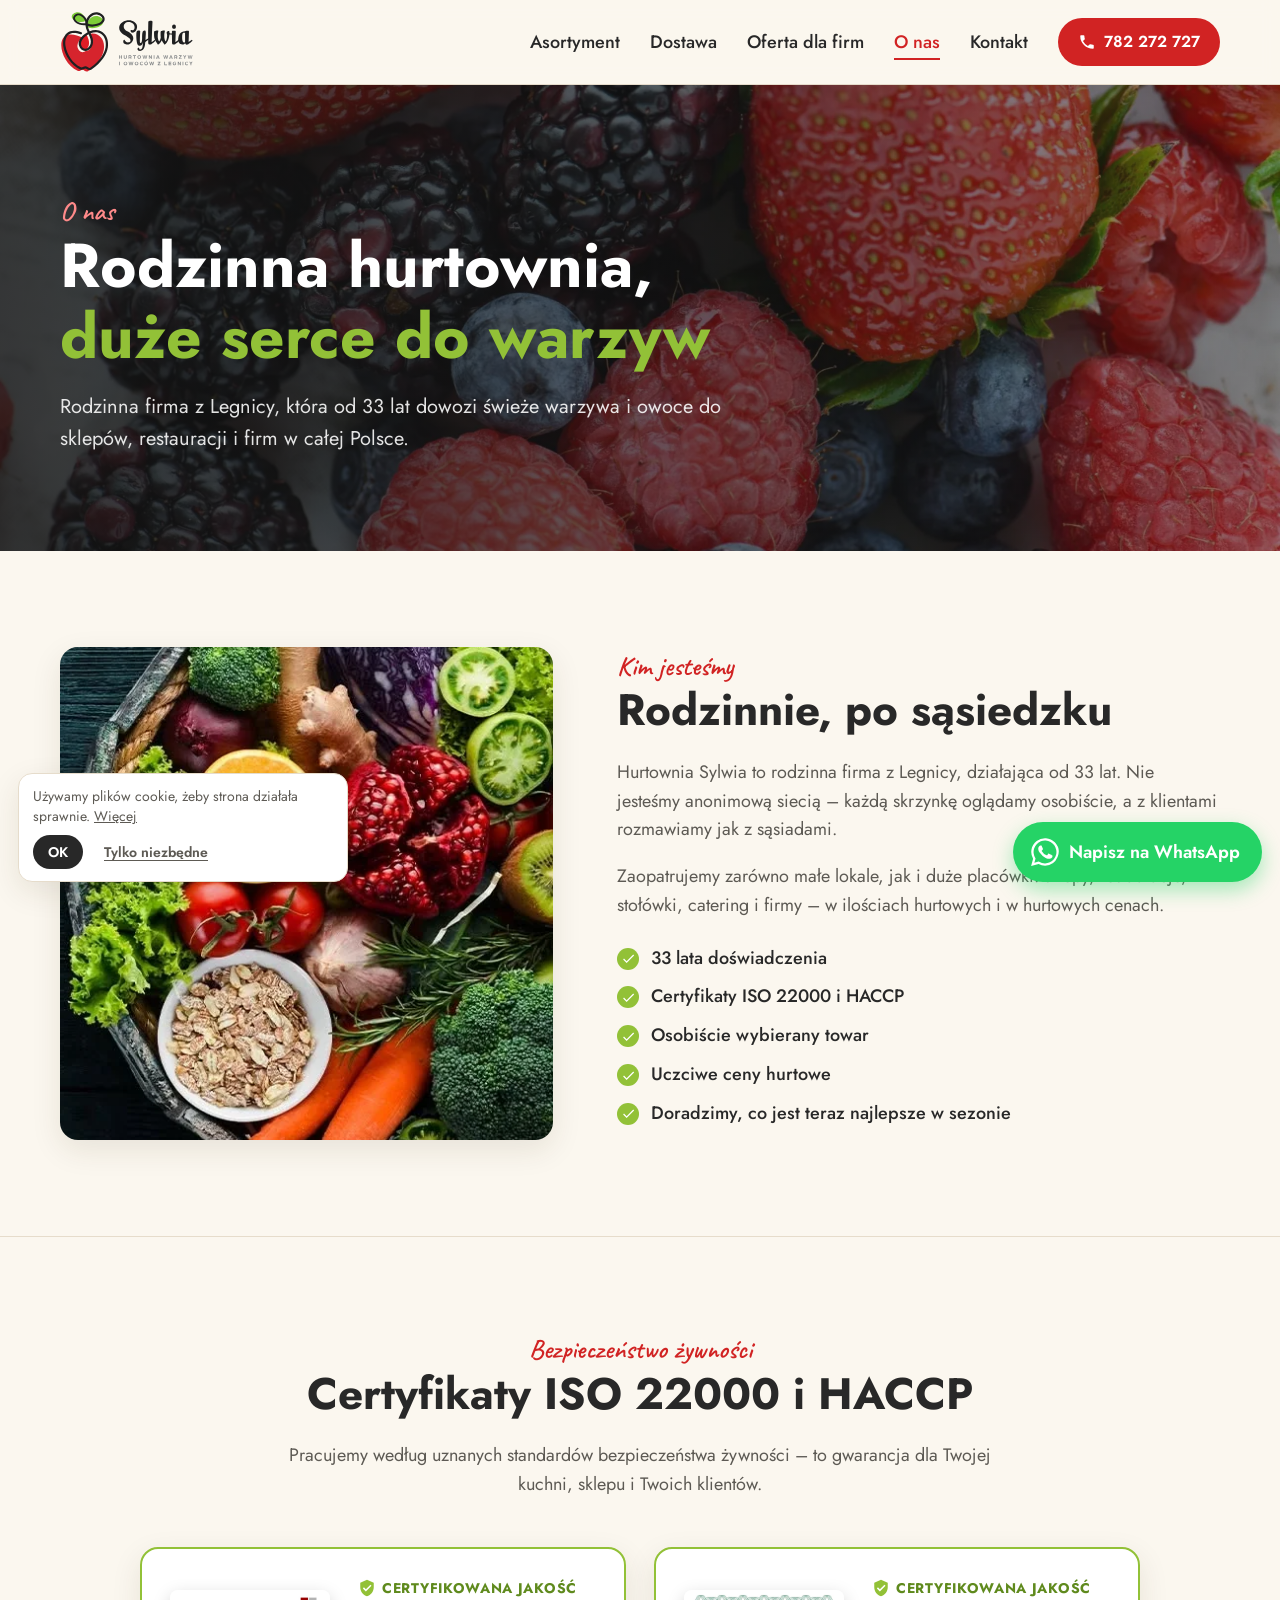
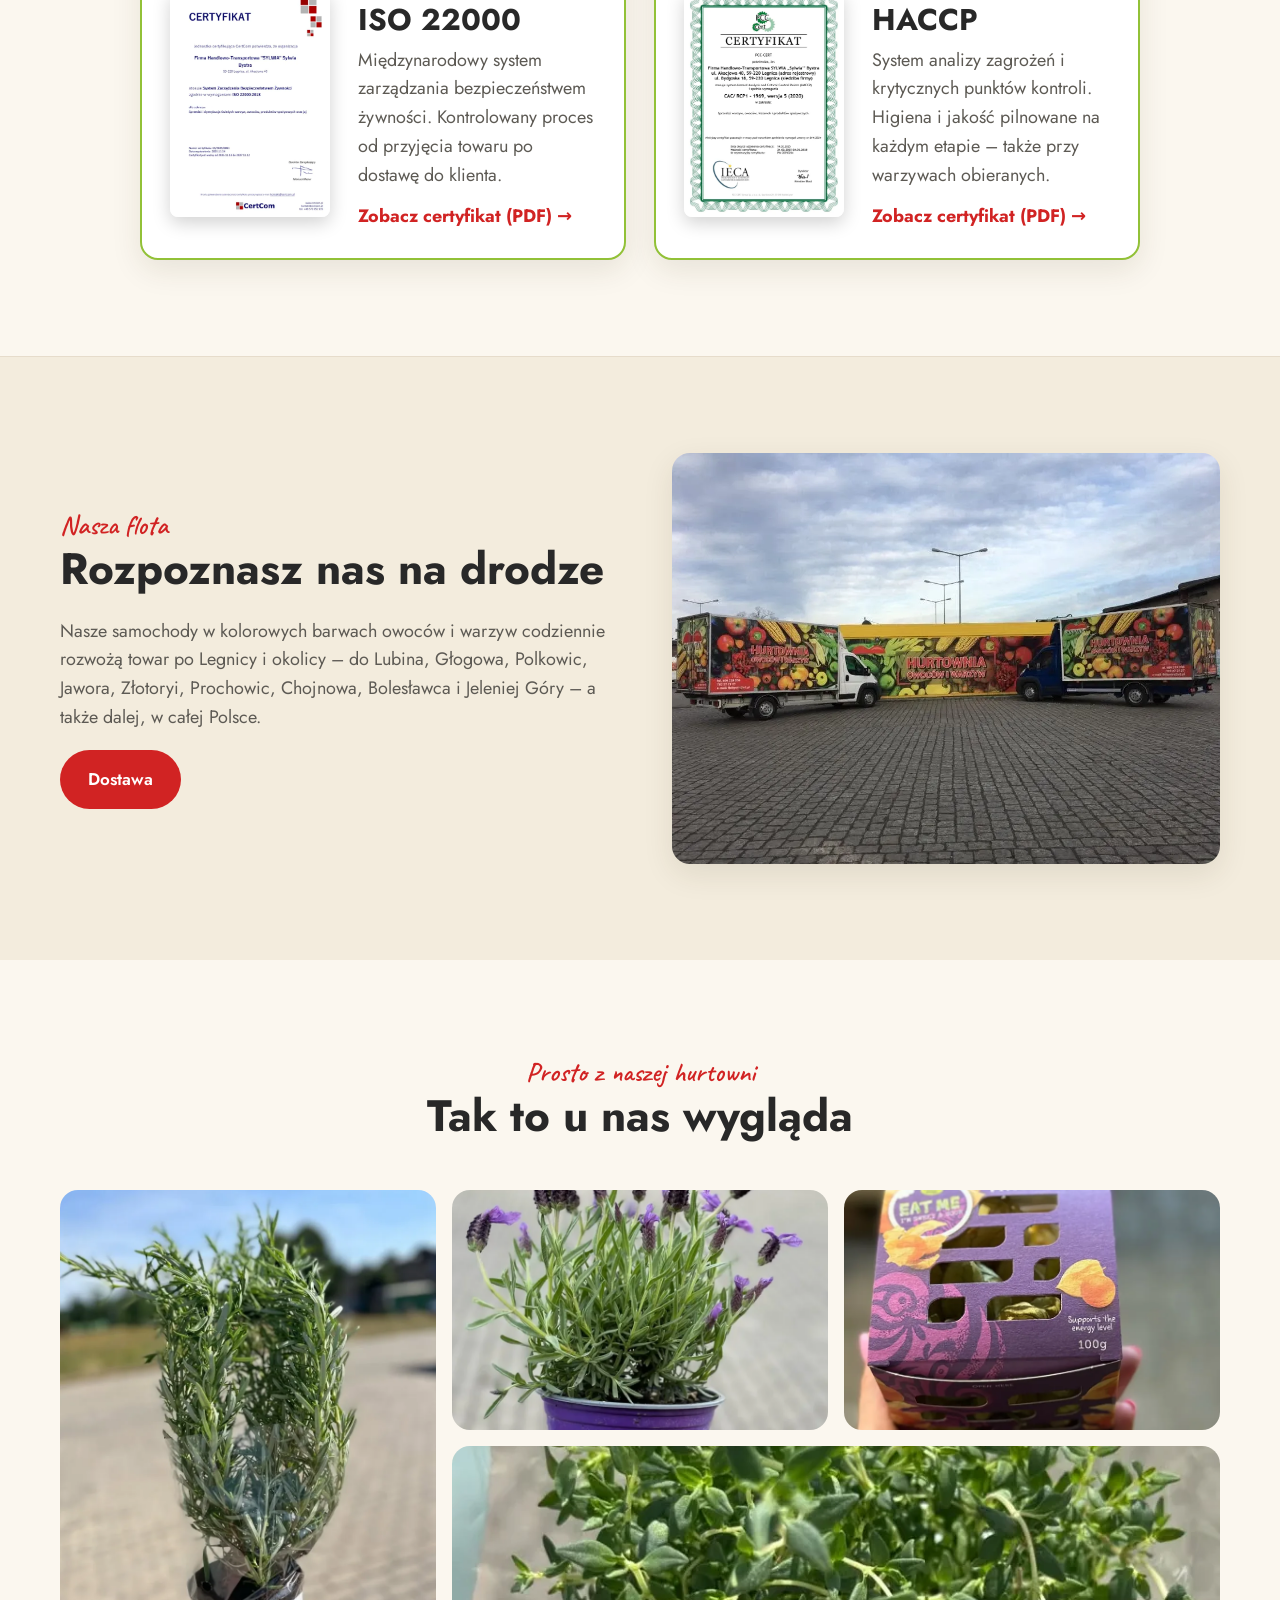
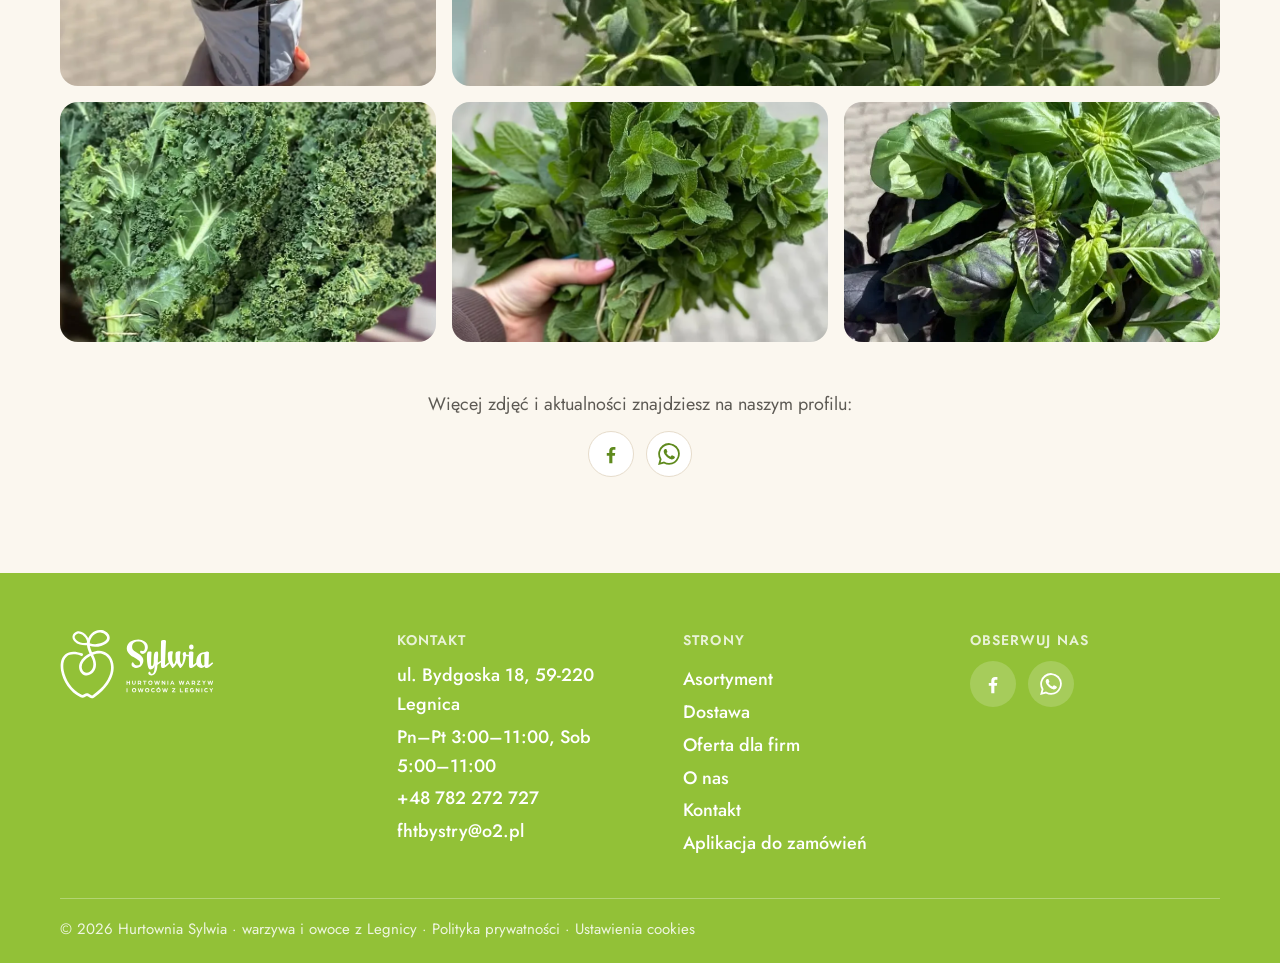
<file: o-nas.html>
<!doctype html>
<html lang="pl">
<head>
  <meta charset="utf-8">
  <meta name="viewport" content="width=device-width, initial-scale=1">
  <title>O nas – Hurtownia Sylwia, Legnica</title>
  <meta name="description" content="Hurtownia Sylwia – rodzinna hurtownia warzyw i owoców z Legnicy, od 33 lat. Certyfikaty ISO 22000 i HACCP.">
  <link rel="canonical" href="https://hurtowniasylwia.pl/o-nas.html">
  <link rel="icon" href="img/favicon.svg" type="image/svg+xml">
  <meta property="og:type" content="website">
  <meta property="og:locale" content="pl_PL">
  <meta property="og:site_name" content="Hurtownia Sylwia">
  <meta property="og:url" content="https://hurtowniasylwia.pl/o-nas.html">
  <meta property="og:title" content="O nas – Hurtownia Sylwia, Legnica">
  <meta property="og:description" content="Hurtownia Sylwia – rodzinna hurtownia warzyw i owoców z Legnicy, od 33 lat. Certyfikaty ISO 22000 i HACCP.">
  <meta property="og:image" content="https://hurtowniasylwia.pl/img/flota.webp">
  <meta name="twitter:card" content="summary_large_image">
  <link rel="preload" href="fonts/jost-latin.woff2" as="font" type="font/woff2" crossorigin>
  <link rel="stylesheet" href="css/style.css">
  <script type="application/ld+json">
  {
    "@context": "https://schema.org",
    "@type": "GroceryStore",
    "name": "Hurtownia Sylwia – warzywa i owoce",
    "telephone": "+48 782 272 727",
    "email": "fhtbystry@o2.pl",
    "@id": "https://hurtowniasylwia.pl/#business",
    "url": "https://hurtowniasylwia.pl/",
    "logo": "https://hurtowniasylwia.pl/img/logo.svg",
    "image": "https://hurtowniasylwia.pl/img/hero-warzywa.webp",
    "sameAs": ["https://www.facebook.com/p/Sylwia-Hurtownia-warzyw-i-owoc%C3%B3w-100070774976242/"],
    "openingHoursSpecification": [
      {"@type": "OpeningHoursSpecification", "dayOfWeek": ["Monday", "Tuesday", "Wednesday", "Thursday", "Friday"], "opens": "03:00", "closes": "11:00"},
      {"@type": "OpeningHoursSpecification", "dayOfWeek": "Saturday", "opens": "05:00", "closes": "11:00"}
    ],
    "areaServed": {"@type": "Country", "name": "Polska"},
    "address": {
      "@type": "PostalAddress",
      "streetAddress": "ul. Bydgoska 18",
      "postalCode": "59-220",
      "addressLocality": "Legnica",
      "addressCountry": "PL"
    }
  }
  </script>
</head>
<body>

<header class="site-header">
  <div class="wrap header-inner">
    <a href="index.html" class="brand" aria-label="Hurtownia Sylwia – strona główna">
      <img src="img/logo.svg" alt="Sylwia – hurtownia warzyw i owoców z Legnicy" width="210" height="94">
    </a>
    <button class="nav-toggle" aria-expanded="false" aria-controls="nav" aria-label="Menu">
      <span></span><span></span><span></span>
    </button>
    <nav id="nav" class="nav">
      <a href="asortyment.html">Asortyment</a>
      <a href="dostawa.html">Dostawa</a>
      <a href="dla-firm.html">Oferta dla firm</a>
      <a href="o-nas.html" aria-current="page">O nas</a>
      <a href="kontakt.html">Kontakt</a>
      <a href="tel:+48782272727" class="btn btn-red btn-sm">
        <svg aria-hidden="true" viewBox="0 0 24 24"><path d="M6.6 10.8a15.1 15.1 0 0 0 6.6 6.6l2.2-2.2a1 1 0 0 1 1-.25 11.4 11.4 0 0 0 3.6.57 1 1 0 0 1 1 1V20a1 1 0 0 1-1 1A17 17 0 0 1 3 4a1 1 0 0 1 1-1h3.5a1 1 0 0 1 1 1c0 1.25.2 2.45.57 3.57a1 1 0 0 1-.25 1z"/></svg>
        782 272 727
      </a>
    </nav>
  </div>
</header>

<main>

  <section class="page-hero has-img" style="background-image: url(img/page-o-nas.webp)">
    <div class="wrap">
      <p class="hand">O nas</p>
      <h1>Rodzinna hurtownia,<br><span>duże serce do warzyw</span></h1>
      <p class="lead">Rodzinna firma z Legnicy, która od 33 lat dowozi świeże warzywa i owoce do sklepów, restauracji i firm w całej Polsce.</p>
    </div>
  </section>

  <section class="section">
    <div class="wrap about">
      <div class="about-photo">
        <img src="img/hero-kosz.webp" alt="Kosz pełen świeżych warzyw i owoców" loading="lazy" width="500" height="675">
      </div>
      <div class="about-text">
        <p class="hand">Kim jesteśmy</p>
        <h2>Rodzinnie, po sąsiedzku</h2>
        <p>Hurtownia Sylwia to rodzinna firma z Legnicy, działająca od 33 lat. Nie jesteśmy anonimową siecią – każdą skrzynkę oglądamy osobiście, a z klientami rozmawiamy jak z sąsiadami.</p>
        <p>Zaopatrujemy zarówno małe lokale, jak i duże placówki: sklepy, restauracje, stołówki, catering i firmy – w ilościach hurtowych i w hurtowych cenach.</p>
        <!-- TODO: historia firmy (do uzupełnienia przez właściciela) -->
        <ul class="ticks">
          <li>33 lata doświadczenia</li>
          <li>Certyfikaty ISO 22000 i HACCP</li>
          <li>Osobiście wybierany towar</li>
          <li>Uczciwe ceny hurtowe</li>
          <li>Doradzimy, co jest teraz najlepsze w sezonie</li>
        </ul>
      </div>
    </div>
  </section>

  <section class="section certs" id="certyfikaty">
    <div class="wrap">
      <div class="section-head">
        <p class="hand">Bezpieczeństwo żywności</p>
        <h2>Certyfikaty ISO 22000 i HACCP</h2>
        <p>Pracujemy według uznanych standardów bezpieczeństwa żywności – to gwarancja dla Twojej kuchni, sklepu i Twoich klientów.</p>
      </div>
      <div class="cert-grid">
        <article class="cert-card">
          <a class="cert-photo" href="certyfikaty/certyfikat-iso22000.pdf" target="_blank" rel="noopener" title="Otwórz certyfikat ISO 22000 (PDF)"><img src="img/cert-iso22000.webp" alt="Certyfikat ISO 22000 – Hurtownia Sylwia" loading="lazy" width="480" height="679"></a>
          <div>
            <p class="cert-check"><svg viewBox="0 0 24 24" aria-hidden="true"><path d="M12 1 3 5v6c0 5.5 3.8 10.7 9 12 5.2-1.3 9-6.5 9-12V5zm-1.5 15.5-4-4 1.4-1.4 2.6 2.6 6.1-6.1 1.4 1.4z"/></svg>Certyfikowana jakość</p>
            <h3>ISO 22000</h3>
            <p>Międzynarodowy system zarządzania bezpieczeństwem żywności. Kontrolowany proces od przyjęcia towaru po dostawę do klienta.</p>
            <a class="cert-link" href="certyfikaty/certyfikat-iso22000.pdf" target="_blank" rel="noopener">Zobacz certyfikat (PDF) →</a>
          </div>
        </article>
        <article class="cert-card">
          <a class="cert-photo" href="certyfikaty/certyfikat-haccp.pdf" target="_blank" rel="noopener" title="Otwórz certyfikat HACCP (PDF)"><img src="img/cert-haccp.webp" alt="Certyfikat HACCP – Hurtownia Sylwia" loading="lazy" width="480" height="679"></a>
          <div>
            <p class="cert-check"><svg viewBox="0 0 24 24" aria-hidden="true"><path d="M12 1 3 5v6c0 5.5 3.8 10.7 9 12 5.2-1.3 9-6.5 9-12V5zm-1.5 15.5-4-4 1.4-1.4 2.6 2.6 6.1-6.1 1.4 1.4z"/></svg>Certyfikowana jakość</p>
            <h3>HACCP</h3>
            <p>System analizy zagrożeń i krytycznych punktów kontroli. Higiena i jakość pilnowane na każdym etapie – także przy warzywach obieranych.</p>
            <a class="cert-link" href="certyfikaty/certyfikat-haccp.pdf" target="_blank" rel="noopener">Zobacz certyfikat (PDF) →</a>
          </div>
        </article>
      </div>
    </div>
  </section>

  <section class="section section-tint">
    <div class="wrap split">
      <div>
        <p class="hand">Nasza flota</p>
        <h2>Rozpoznasz nas na drodze</h2>
        <p class="muted">Nasze samochody w kolorowych barwach owoców i warzyw codziennie rozwożą towar po Legnicy i okolicy – do Lubina, Głogowa, Polkowic, Jawora, Złotoryi, Prochowic, Chojnowa, Bolesławca i Jeleniej Góry – a także dalej, w całej Polsce.</p>
        <a href="dostawa.html" class="btn btn-red">Dostawa</a>
      </div>
      <div class="split-photo">
        <img src="img/flota.webp" alt="Dwa samochody dostawcze Hurtowni Sylwia z grafiką owoców i warzyw" loading="lazy" width="960" height="720">
      </div>
    </div>
  </section>

  <section class="section">
    <div class="wrap">
      <div class="section-head">
        <p class="hand">Prosto z naszej hurtowni</p>
        <h2>Tak to u nas wygląda</h2>
      </div>
      <div class="gallery">
        <figure class="g-tall"><img src="img/rozmaryn.webp" alt="Rozmaryn w doniczce" loading="lazy"></figure>
        <figure><img src="img/lawenda.webp" alt="Lawenda w doniczce" loading="lazy"></figure>
        <figure><img src="img/miechunka.webp" alt="Miechunka (physalis) w opakowaniu" loading="lazy"></figure>
        <figure class="g-wide"><img src="img/tymianek.webp" alt="Świeży tymianek" loading="lazy"></figure>
        <figure><img src="img/jarmuz.webp" alt="Pęczek jarmużu" loading="lazy"></figure>
        <figure><img src="img/mieta.webp" alt="Pęczek świeżej mięty" loading="lazy"></figure>
        <figure class="g-hide-sm"><img src="img/bazylia-mix.webp" alt="Bazylia zielona i fioletowa" loading="lazy"></figure>
      </div>
      <div class="follow">
        <p>Więcej zdjęć i aktualności znajdziesz na naszym profilu:</p>
        <div class="social">
        <a href="https://www.facebook.com/p/Sylwia-Hurtownia-warzyw-i-owoc%C3%B3w-100070774976242/" target="_blank" rel="noopener" aria-label="Facebook – Hurtownia Sylwia"><svg viewBox="0 0 24 24" aria-hidden="true"><path d="M13.5 22v-8h2.7l.4-3.2h-3.1V8.8c0-.9.3-1.5 1.6-1.5h1.7V4.4a22 22 0 0 0-2.5-.1c-2.5 0-4.2 1.5-4.2 4.3v2.3H7.4V14h2.7v8z"/></svg></a>
        <a href="https://wa.me/48782272727" target="_blank" rel="noopener" aria-label="WhatsApp – napisz do nas"><svg viewBox="0 0 24 24" aria-hidden="true"><path d="M17.5 14.4c-.3-.1-1.8-.9-2-1-.3-.1-.5-.1-.7.1l-.9 1.2c-.2.2-.3.2-.6.1a8.2 8.2 0 0 1-4-3.5c-.3-.5.3-.5.9-1.6.1-.2 0-.4 0-.5l-.9-2.2c-.2-.6-.5-.5-.7-.5h-.6a1.1 1.1 0 0 0-.8.4 3.4 3.4 0 0 0-1 2.5 5.9 5.9 0 0 0 1.2 3.1 13.4 13.4 0 0 0 5.2 4.6c1.9.8 2.7.9 3.6.7a3.1 3.1 0 0 0 2-1.4 2.5 2.5 0 0 0 .2-1.4c-.1-.1-.3-.2-.6-.3zM12 21.8a9.8 9.8 0 0 1-5-1.4l-.4-.2-3.7 1 1-3.6-.2-.4A9.8 9.8 0 1 1 12 21.8zm8.4-18.2A11.8 11.8 0 0 0 1.8 17.8L.1 24l6.4-1.7a11.8 11.8 0 0 0 5.6 1.4A11.9 11.9 0 0 0 20.4 3.6z"/></svg></a>
      </div>
      </div>
    </div>
  </section>
</main>

<footer class="site-footer">
  <div class="wrap footer-grid">
    <div>
      <img src="img/logo-white.svg" alt="Sylwia – hurtownia warzyw i owoców z Legnicy" class="footer-logo" width="200" height="90">
    </div>
    <div class="footer-info">
      <p class="footer-h">Kontakt</p>
      <p>ul. Bydgoska 18, 59-220 Legnica</p>
      <p>Pn–Pt 3:00–11:00, Sob 5:00–11:00</p>
      <p><a href="tel:+48782272727">+48 782 272 727</a></p>
      <p><a href="mailto:fhtbystry@o2.pl">fhtbystry@o2.pl</a></p>
    </div>
    <nav class="footer-nav" aria-label="Stopka">
      <p class="footer-h">Strony</p>
        <a href="asortyment.html">Asortyment</a>
        <a href="dostawa.html">Dostawa</a>
        <a href="dla-firm.html">Oferta dla firm</a>
        <a href="o-nas.html">O nas</a>
        <a href="kontakt.html">Kontakt</a>
        <a href="zamow/">Aplikacja do zamówień</a>
    </nav>
    <div>
      <p class="footer-h">Obserwuj nas</p>
      <div class="social social-light">
        <a href="https://www.facebook.com/p/Sylwia-Hurtownia-warzyw-i-owoc%C3%B3w-100070774976242/" target="_blank" rel="noopener" aria-label="Facebook – Hurtownia Sylwia"><svg viewBox="0 0 24 24" aria-hidden="true"><path d="M13.5 22v-8h2.7l.4-3.2h-3.1V8.8c0-.9.3-1.5 1.6-1.5h1.7V4.4a22 22 0 0 0-2.5-.1c-2.5 0-4.2 1.5-4.2 4.3v2.3H7.4V14h2.7v8z"/></svg></a>
        <a href="https://wa.me/48782272727" target="_blank" rel="noopener" aria-label="WhatsApp – napisz do nas"><svg viewBox="0 0 24 24" aria-hidden="true"><path d="M17.5 14.4c-.3-.1-1.8-.9-2-1-.3-.1-.5-.1-.7.1l-.9 1.2c-.2.2-.3.2-.6.1a8.2 8.2 0 0 1-4-3.5c-.3-.5.3-.5.9-1.6.1-.2 0-.4 0-.5l-.9-2.2c-.2-.6-.5-.5-.7-.5h-.6a1.1 1.1 0 0 0-.8.4 3.4 3.4 0 0 0-1 2.5 5.9 5.9 0 0 0 1.2 3.1 13.4 13.4 0 0 0 5.2 4.6c1.9.8 2.7.9 3.6.7a3.1 3.1 0 0 0 2-1.4 2.5 2.5 0 0 0 .2-1.4c-.1-.1-.3-.2-.6-.3zM12 21.8a9.8 9.8 0 0 1-5-1.4l-.4-.2-3.7 1 1-3.6-.2-.4A9.8 9.8 0 1 1 12 21.8zm8.4-18.2A11.8 11.8 0 0 0 1.8 17.8L.1 24l6.4-1.7a11.8 11.8 0 0 0 5.6 1.4A11.9 11.9 0 0 0 20.4 3.6z"/></svg></a>
      </div>
    </div>
  </div>
  <div class="wrap footer-bottom">
    <p>© <span id="year">2026</span> Hurtownia Sylwia · warzywa i owoce z Legnicy · <a href="polityka-prywatnosci.html">Polityka prywatności</a> · <a href="#" data-cookie-settings>Ustawienia cookies</a></p>
  </div>
</footer>

<div class="fabs">
  <a href="https://wa.me/48782272727" class="fab fab-wa" target="_blank" rel="noopener" aria-label="Napisz do nas na WhatsApp">
    <svg viewBox="0 0 24 24" aria-hidden="true"><path d="M17.5 14.4c-.3-.1-1.8-.9-2-1-.3-.1-.5-.1-.7.1l-.9 1.2c-.2.2-.3.2-.6.1a8.2 8.2 0 0 1-4-3.5c-.3-.5.3-.5.9-1.6.1-.2 0-.4 0-.5l-.9-2.2c-.2-.6-.5-.5-.7-.5h-.6a1.1 1.1 0 0 0-.8.4 3.4 3.4 0 0 0-1 2.5 5.9 5.9 0 0 0 1.2 3.1 13.4 13.4 0 0 0 5.2 4.6c1.9.8 2.7.9 3.6.7a3.1 3.1 0 0 0 2-1.4 2.5 2.5 0 0 0 .2-1.4c-.1-.1-.3-.2-.6-.3zM12 21.8a9.8 9.8 0 0 1-5-1.4l-.4-.2-3.7 1 1-3.6-.2-.4A9.8 9.8 0 1 1 12 21.8zm8.4-18.2A11.8 11.8 0 0 0 1.8 17.8L.1 24l6.4-1.7a11.8 11.8 0 0 0 5.6 1.4A11.9 11.9 0 0 0 20.4 3.6z"/></svg><span class="fab-label">Napisz na WhatsApp</span>
  </a>
  <a href="tel:+48782272727" class="fab fab-call" aria-label="Zadzwoń do hurtowni">
    <svg aria-hidden="true" viewBox="0 0 24 24"><path d="M6.6 10.8a15.1 15.1 0 0 0 6.6 6.6l2.2-2.2a1 1 0 0 1 1-.25 11.4 11.4 0 0 0 3.6.57 1 1 0 0 1 1 1V20a1 1 0 0 1-1 1A17 17 0 0 1 3 4a1 1 0 0 1 1-1h3.5a1 1 0 0 1 1 1c0 1.25.2 2.45.57 3.57a1 1 0 0 1-.25 1z"/></svg>
  </a>
</div>

<script>
  const t = document.querySelector('.nav-toggle'), n = document.getElementById('nav');
  t.addEventListener('click', () => {
    const open = n.classList.toggle('open');
    t.setAttribute('aria-expanded', open);
  });
  document.querySelectorAll('[data-soon]').forEach(a => a.addEventListener('click', e => e.preventDefault()));
  document.getElementById('year').textContent = new Date().getFullYear();
</script>
<script src="js/cookies.js" defer></script>
</body>
</html>
</file>
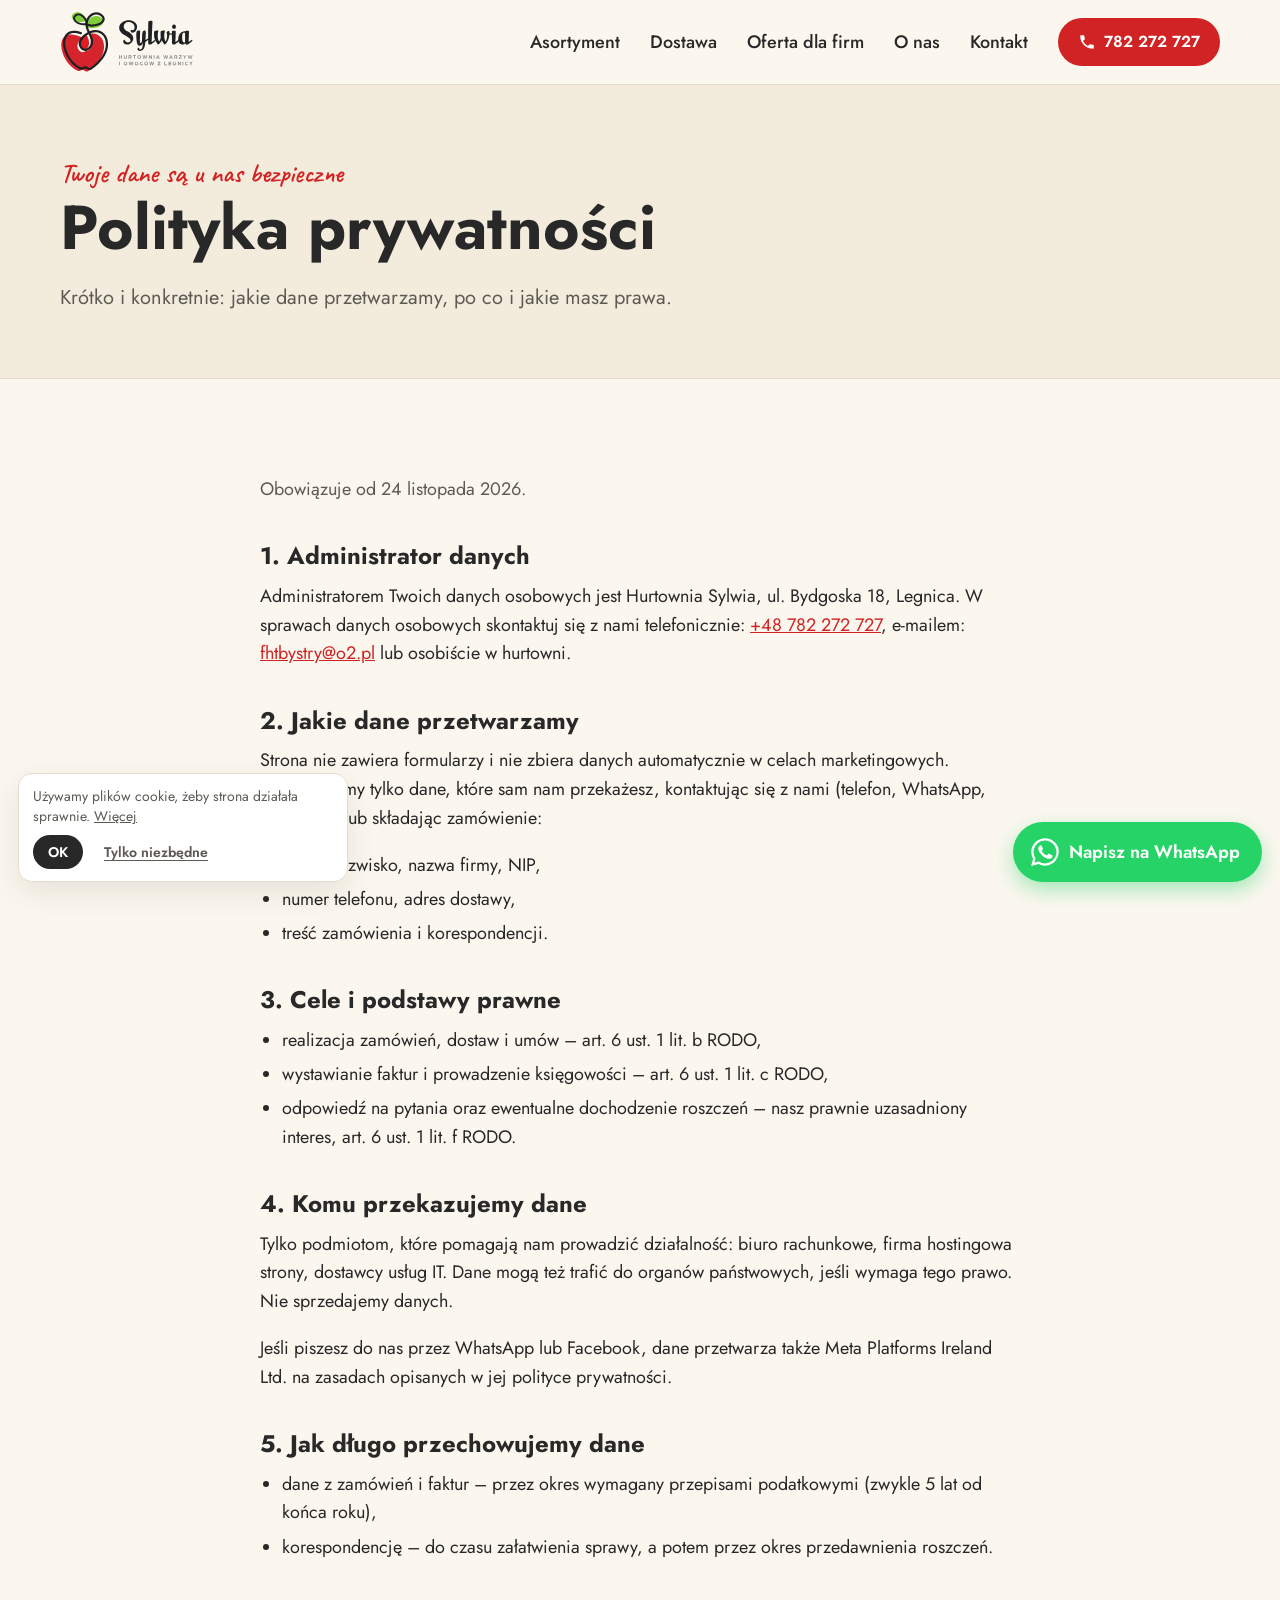
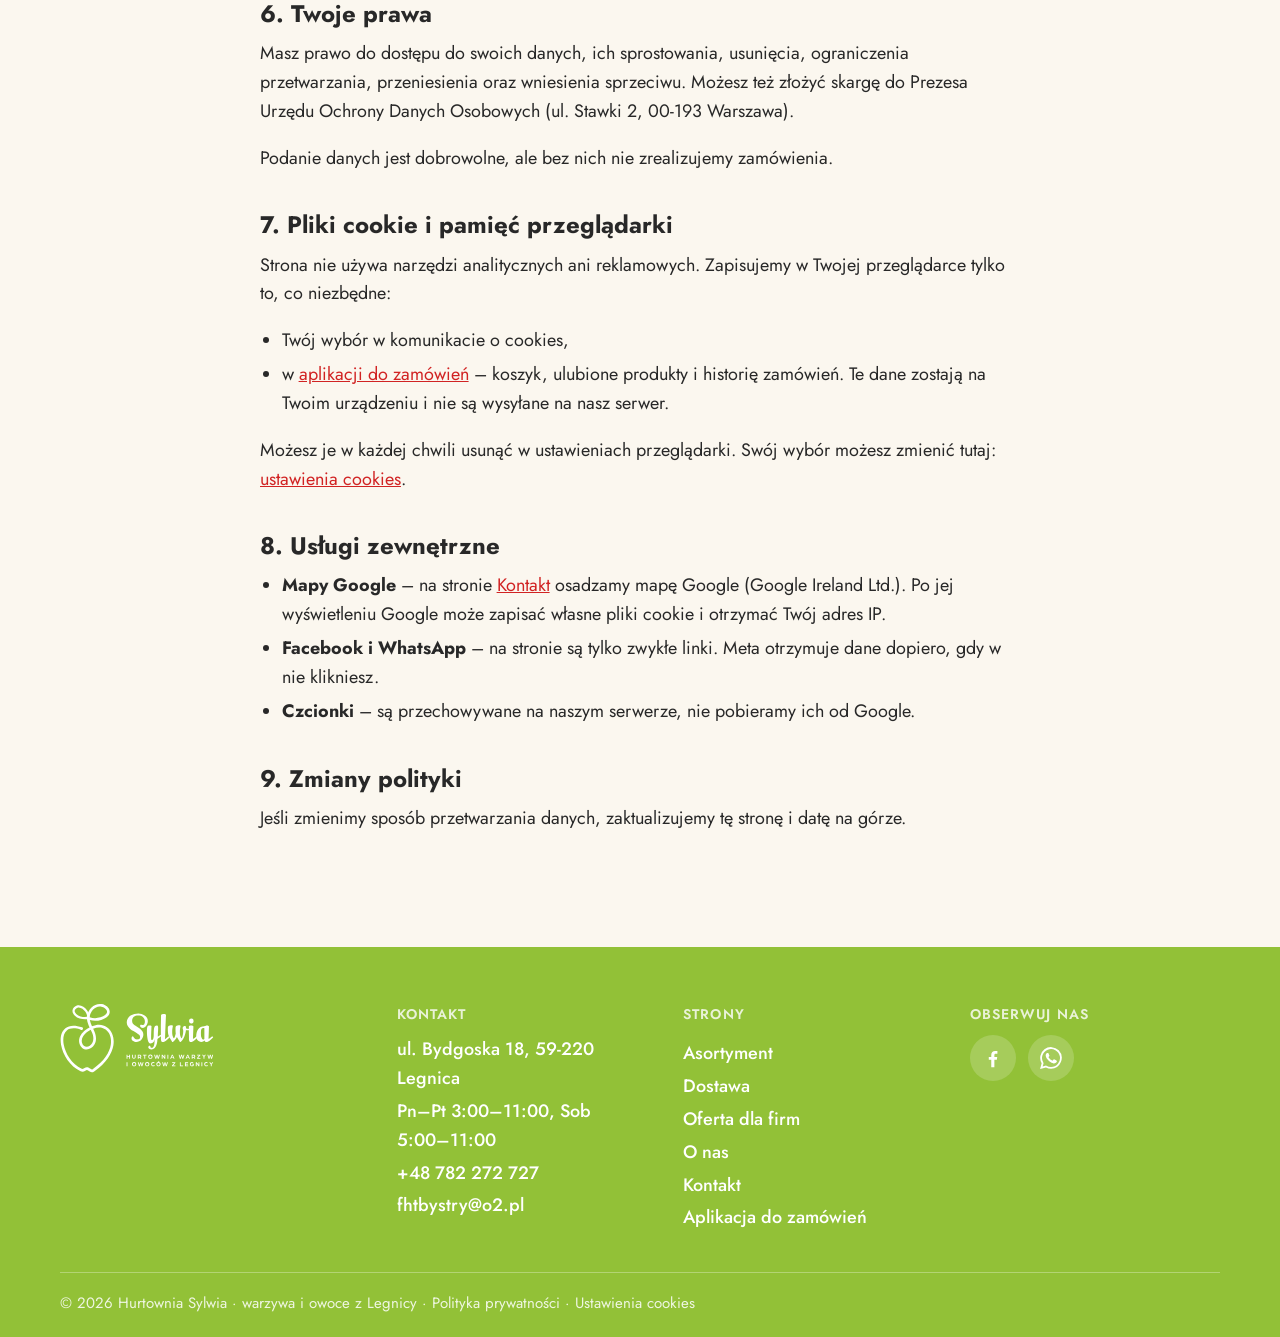
<file: polityka-prywatnosci.html>
<!doctype html>
<html lang="pl">
<head>
  <meta charset="utf-8">
  <meta name="viewport" content="width=device-width, initial-scale=1">
  <title>Polityka prywatności – Hurtownia Sylwia, Legnica</title>
  <meta name="description" content="Polityka prywatności i informacja o plikach cookie Hurtowni Sylwia z Legnicy.">
  <link rel="canonical" href="https://hurtowniasylwia.pl/polityka-prywatnosci.html">
  <link rel="icon" href="img/favicon.svg" type="image/svg+xml">
  <meta property="og:type" content="website">
  <meta property="og:locale" content="pl_PL">
  <meta property="og:site_name" content="Hurtownia Sylwia">
  <meta property="og:url" content="https://hurtowniasylwia.pl/polityka-prywatnosci.html">
  <meta property="og:title" content="Polityka prywatności – Hurtownia Sylwia, Legnica">
  <meta property="og:description" content="Polityka prywatności i informacja o plikach cookie Hurtowni Sylwia z Legnicy.">
  <meta property="og:image" content="https://hurtowniasylwia.pl/img/hero-warzywa.webp">
  <meta name="twitter:card" content="summary_large_image">
  <link rel="preload" href="fonts/jost-latin.woff2" as="font" type="font/woff2" crossorigin>
  <link rel="stylesheet" href="css/style.css">
  <script type="application/ld+json">
  {
    "@context": "https://schema.org",
    "@type": "GroceryStore",
    "name": "Hurtownia Sylwia – warzywa i owoce",
    "telephone": "+48 782 272 727",
    "email": "fhtbystry@o2.pl",
    "@id": "https://hurtowniasylwia.pl/#business",
    "url": "https://hurtowniasylwia.pl/",
    "logo": "https://hurtowniasylwia.pl/img/logo.svg",
    "image": "https://hurtowniasylwia.pl/img/hero-warzywa.webp",
    "sameAs": ["https://www.facebook.com/p/Sylwia-Hurtownia-warzyw-i-owoc%C3%B3w-100070774976242/"],
    "openingHoursSpecification": [
      {"@type": "OpeningHoursSpecification", "dayOfWeek": ["Monday", "Tuesday", "Wednesday", "Thursday", "Friday"], "opens": "03:00", "closes": "11:00"},
      {"@type": "OpeningHoursSpecification", "dayOfWeek": "Saturday", "opens": "05:00", "closes": "11:00"}
    ],
    "areaServed": {"@type": "Country", "name": "Polska"},
    "address": {
      "@type": "PostalAddress",
      "streetAddress": "ul. Bydgoska 18",
      "postalCode": "59-220",
      "addressLocality": "Legnica",
      "addressCountry": "PL"
    }
  }
  </script>
</head>
<body>

<header class="site-header">
  <div class="wrap header-inner">
    <a href="index.html" class="brand" aria-label="Hurtownia Sylwia – strona główna">
      <img src="img/logo.svg" alt="Sylwia – hurtownia warzyw i owoców z Legnicy" width="210" height="94">
    </a>
    <button class="nav-toggle" aria-expanded="false" aria-controls="nav" aria-label="Menu">
      <span></span><span></span><span></span>
    </button>
    <nav id="nav" class="nav">
      <a href="asortyment.html">Asortyment</a>
      <a href="dostawa.html">Dostawa</a>
      <a href="dla-firm.html">Oferta dla firm</a>
      <a href="o-nas.html">O nas</a>
      <a href="kontakt.html">Kontakt</a>
      <a href="tel:+48782272727" class="btn btn-red btn-sm">
        <svg aria-hidden="true" viewBox="0 0 24 24"><path d="M6.6 10.8a15.1 15.1 0 0 0 6.6 6.6l2.2-2.2a1 1 0 0 1 1-.25 11.4 11.4 0 0 0 3.6.57 1 1 0 0 1 1 1V20a1 1 0 0 1-1 1A17 17 0 0 1 3 4a1 1 0 0 1 1-1h3.5a1 1 0 0 1 1 1c0 1.25.2 2.45.57 3.57a1 1 0 0 1-.25 1z"/></svg>
        782 272 727
      </a>
    </nav>
  </div>
</header>

<main>

  <section class="page-hero">
    <div class="wrap">
      <p class="hand">Twoje dane są u nas bezpieczne</p>
      <h1>Polityka prywatności</h1>
      <p class="lead">Krótko i konkretnie: jakie dane przetwarzamy, po co i jakie masz prawa.</p>
    </div>
  </section>
  <section class="section">
    <div class="wrap legal">
      <p class="muted">Obowiązuje od 24 listopada 2026.</p>

      <h2>1. Administrator danych</h2>
      <p>Administratorem Twoich danych osobowych jest Hurtownia Sylwia, ul. Bydgoska 18, Legnica.
      W sprawach danych osobowych skontaktuj się z nami telefonicznie: <a href="tel:+48782272727">+48 782 272 727</a>, e-mailem: <a href="mailto:fhtbystry@o2.pl">fhtbystry@o2.pl</a> lub osobiście w hurtowni.</p>

      <h2>2. Jakie dane przetwarzamy</h2>
      <p>Strona nie zawiera formularzy i nie zbiera danych automatycznie w celach marketingowych. Przetwarzamy tylko dane, które sam nam przekażesz, kontaktując się z nami (telefon, WhatsApp, Facebook) lub składając zamówienie:</p>
      <ul>
        <li>imię i nazwisko, nazwa firmy, NIP,</li>
        <li>numer telefonu, adres dostawy,</li>
        <li>treść zamówienia i korespondencji.</li>
      </ul>

      <h2>3. Cele i podstawy prawne</h2>
      <ul>
        <li>realizacja zamówień, dostaw i umów – art. 6 ust. 1 lit. b RODO,</li>
        <li>wystawianie faktur i prowadzenie księgowości – art. 6 ust. 1 lit. c RODO,</li>
        <li>odpowiedź na pytania oraz ewentualne dochodzenie roszczeń – nasz prawnie uzasadniony interes, art. 6 ust. 1 lit. f RODO.</li>
      </ul>

      <h2>4. Komu przekazujemy dane</h2>
      <p>Tylko podmiotom, które pomagają nam prowadzić działalność: biuro rachunkowe, firma hostingowa strony, dostawcy usług IT. Dane mogą też trafić do organów państwowych, jeśli wymaga tego prawo. Nie sprzedajemy danych.</p>
      <p>Jeśli piszesz do nas przez WhatsApp lub Facebook, dane przetwarza także Meta Platforms Ireland Ltd. na zasadach opisanych w jej polityce prywatności.</p>

      <h2>5. Jak długo przechowujemy dane</h2>
      <ul>
        <li>dane z zamówień i faktur – przez okres wymagany przepisami podatkowymi (zwykle 5 lat od końca roku),</li>
        <li>korespondencję – do czasu załatwienia sprawy, a potem przez okres przedawnienia roszczeń.</li>
      </ul>

      <h2>6. Twoje prawa</h2>
      <p>Masz prawo do dostępu do swoich danych, ich sprostowania, usunięcia, ograniczenia przetwarzania, przeniesienia oraz wniesienia sprzeciwu. Możesz też złożyć skargę do Prezesa Urzędu Ochrony Danych Osobowych (ul. Stawki 2, 00-193 Warszawa).</p>
      <p>Podanie danych jest dobrowolne, ale bez nich nie zrealizujemy zamówienia.</p>

      <h2 id="cookies">7. Pliki cookie i pamięć przeglądarki</h2>
      <p>Strona nie używa narzędzi analitycznych ani reklamowych. Zapisujemy w Twojej przeglądarce tylko to, co niezbędne:</p>
      <ul>
        <li>Twój wybór w komunikacie o cookies,</li>
        <li>w <a href="zamow/">aplikacji do zamówień</a> – koszyk, ulubione produkty i historię zamówień. Te dane zostają na Twoim urządzeniu i nie są wysyłane na nasz serwer.</li>
      </ul>
      <p>Możesz je w każdej chwili usunąć w ustawieniach przeglądarki. Swój wybór możesz zmienić tutaj: <a href="#" data-cookie-settings>ustawienia cookies</a>.</p>

      <h2>8. Usługi zewnętrzne</h2>
      <ul>
        <li><strong>Mapy Google</strong> – na stronie <a href="kontakt.html">Kontakt</a> osadzamy mapę Google (Google Ireland Ltd.). Po jej wyświetleniu Google może zapisać własne pliki cookie i otrzymać Twój adres IP.</li>
        <li><strong>Facebook i WhatsApp</strong> – na stronie są tylko zwykłe linki. Meta otrzymuje dane dopiero, gdy w nie klikniesz.</li>
        <li><strong>Czcionki</strong> – są przechowywane na naszym serwerze, nie pobieramy ich od Google.</li>
      </ul>

      <h2>9. Zmiany polityki</h2>
      <p>Jeśli zmienimy sposób przetwarzania danych, zaktualizujemy tę stronę i datę na górze.</p>
    </div>
  </section>
</main>

<footer class="site-footer">
  <div class="wrap footer-grid">
    <div>
      <img src="img/logo-white.svg" alt="Sylwia – hurtownia warzyw i owoców z Legnicy" class="footer-logo" width="200" height="90">
    </div>
    <div class="footer-info">
      <p class="footer-h">Kontakt</p>
      <p>ul. Bydgoska 18, 59-220 Legnica</p>
      <p>Pn–Pt 3:00–11:00, Sob 5:00–11:00</p>
      <p><a href="tel:+48782272727">+48 782 272 727</a></p>
      <p><a href="mailto:fhtbystry@o2.pl">fhtbystry@o2.pl</a></p>
    </div>
    <nav class="footer-nav" aria-label="Stopka">
      <p class="footer-h">Strony</p>
        <a href="asortyment.html">Asortyment</a>
        <a href="dostawa.html">Dostawa</a>
        <a href="dla-firm.html">Oferta dla firm</a>
        <a href="o-nas.html">O nas</a>
        <a href="kontakt.html">Kontakt</a>
        <a href="zamow/">Aplikacja do zamówień</a>
    </nav>
    <div>
      <p class="footer-h">Obserwuj nas</p>
      <div class="social social-light">
        <a href="https://www.facebook.com/p/Sylwia-Hurtownia-warzyw-i-owoc%C3%B3w-100070774976242/" target="_blank" rel="noopener" aria-label="Facebook – Hurtownia Sylwia"><svg viewBox="0 0 24 24" aria-hidden="true"><path d="M13.5 22v-8h2.7l.4-3.2h-3.1V8.8c0-.9.3-1.5 1.6-1.5h1.7V4.4a22 22 0 0 0-2.5-.1c-2.5 0-4.2 1.5-4.2 4.3v2.3H7.4V14h2.7v8z"/></svg></a>
        <a href="https://wa.me/48782272727" target="_blank" rel="noopener" aria-label="WhatsApp – napisz do nas"><svg viewBox="0 0 24 24" aria-hidden="true"><path d="M17.5 14.4c-.3-.1-1.8-.9-2-1-.3-.1-.5-.1-.7.1l-.9 1.2c-.2.2-.3.2-.6.1a8.2 8.2 0 0 1-4-3.5c-.3-.5.3-.5.9-1.6.1-.2 0-.4 0-.5l-.9-2.2c-.2-.6-.5-.5-.7-.5h-.6a1.1 1.1 0 0 0-.8.4 3.4 3.4 0 0 0-1 2.5 5.9 5.9 0 0 0 1.2 3.1 13.4 13.4 0 0 0 5.2 4.6c1.9.8 2.7.9 3.6.7a3.1 3.1 0 0 0 2-1.4 2.5 2.5 0 0 0 .2-1.4c-.1-.1-.3-.2-.6-.3zM12 21.8a9.8 9.8 0 0 1-5-1.4l-.4-.2-3.7 1 1-3.6-.2-.4A9.8 9.8 0 1 1 12 21.8zm8.4-18.2A11.8 11.8 0 0 0 1.8 17.8L.1 24l6.4-1.7a11.8 11.8 0 0 0 5.6 1.4A11.9 11.9 0 0 0 20.4 3.6z"/></svg></a>
      </div>
    </div>
  </div>
  <div class="wrap footer-bottom">
    <p>© <span id="year">2026</span> Hurtownia Sylwia · warzywa i owoce z Legnicy · <a href="polityka-prywatnosci.html">Polityka prywatności</a> · <a href="#" data-cookie-settings>Ustawienia cookies</a></p>
  </div>
</footer>

<div class="fabs">
  <a href="https://wa.me/48782272727" class="fab fab-wa" target="_blank" rel="noopener" aria-label="Napisz do nas na WhatsApp">
    <svg viewBox="0 0 24 24" aria-hidden="true"><path d="M17.5 14.4c-.3-.1-1.8-.9-2-1-.3-.1-.5-.1-.7.1l-.9 1.2c-.2.2-.3.2-.6.1a8.2 8.2 0 0 1-4-3.5c-.3-.5.3-.5.9-1.6.1-.2 0-.4 0-.5l-.9-2.2c-.2-.6-.5-.5-.7-.5h-.6a1.1 1.1 0 0 0-.8.4 3.4 3.4 0 0 0-1 2.5 5.9 5.9 0 0 0 1.2 3.1 13.4 13.4 0 0 0 5.2 4.6c1.9.8 2.7.9 3.6.7a3.1 3.1 0 0 0 2-1.4 2.5 2.5 0 0 0 .2-1.4c-.1-.1-.3-.2-.6-.3zM12 21.8a9.8 9.8 0 0 1-5-1.4l-.4-.2-3.7 1 1-3.6-.2-.4A9.8 9.8 0 1 1 12 21.8zm8.4-18.2A11.8 11.8 0 0 0 1.8 17.8L.1 24l6.4-1.7a11.8 11.8 0 0 0 5.6 1.4A11.9 11.9 0 0 0 20.4 3.6z"/></svg><span class="fab-label">Napisz na WhatsApp</span>
  </a>
  <a href="tel:+48782272727" class="fab fab-call" aria-label="Zadzwoń do hurtowni">
    <svg aria-hidden="true" viewBox="0 0 24 24"><path d="M6.6 10.8a15.1 15.1 0 0 0 6.6 6.6l2.2-2.2a1 1 0 0 1 1-.25 11.4 11.4 0 0 0 3.6.57 1 1 0 0 1 1 1V20a1 1 0 0 1-1 1A17 17 0 0 1 3 4a1 1 0 0 1 1-1h3.5a1 1 0 0 1 1 1c0 1.25.2 2.45.57 3.57a1 1 0 0 1-.25 1z"/></svg>
  </a>
</div>

<script>
  const t = document.querySelector('.nav-toggle'), n = document.getElementById('nav');
  t.addEventListener('click', () => {
    const open = n.classList.toggle('open');
    t.setAttribute('aria-expanded', open);
  });
  document.querySelectorAll('[data-soon]').forEach(a => a.addEventListener('click', e => e.preventDefault()));
  document.getElementById('year').textContent = new Date().getFullYear();
</script>
<script src="js/cookies.js" defer></script>
</body>
</html>
</file>
<file: css/style.css>
/* Self-hosted fonts (Jost variable, Caveat 600) – no requests to Google */
@font-face { font-family: 'Jost'; font-style: normal; font-weight: 400 700; font-display: swap; src: url(../fonts/jost-latin-ext.woff2) format('woff2'); unicode-range: U+0100-02BA, U+02BD-02C5, U+02C7-02CC, U+02CE-02D7, U+02DD-02FF, U+0304, U+0308, U+0329, U+1D00-1DBF, U+1E00-1E9F, U+1EF2-1EFF, U+2020, U+20A0-20AB, U+20AD-20C4, U+2113, U+2C60-2C7F, U+A720-A7FF; }
@font-face { font-family: 'Jost'; font-style: normal; font-weight: 400 700; font-display: swap; src: url(../fonts/jost-latin.woff2) format('woff2'); unicode-range: U+0000-00FF, U+0131, U+0152-0153, U+02BB-02BC, U+02C6, U+02DA, U+02DC, U+0304, U+0308, U+0329, U+2000-206F, U+20AC, U+2122, U+2191, U+2193, U+2212, U+2215, U+FEFF, U+FFFD; }
@font-face { font-family: 'Caveat'; font-style: normal; font-weight: 600; font-display: swap; src: url(../fonts/caveat-600-latin-ext.woff2) format('woff2'); unicode-range: U+0100-02BA, U+02BD-02C5, U+02C7-02CC, U+02CE-02D7, U+02DD-02FF, U+0304, U+0308, U+0329, U+1D00-1DBF, U+1E00-1E9F, U+1EF2-1EFF, U+2020, U+20A0-20AB, U+20AD-20C4, U+2113, U+2C60-2C7F, U+A720-A7FF; }
@font-face { font-family: 'Caveat'; font-style: normal; font-weight: 600; font-display: swap; src: url(../fonts/caveat-600-latin.woff2) format('woff2'); unicode-range: U+0000-00FF, U+0131, U+0152-0153, U+02BB-02BC, U+02C6, U+02DA, U+02DC, U+0304, U+0308, U+0329, U+2000-206F, U+20AC, U+2122, U+2191, U+2193, U+2212, U+2215, U+FEFF, U+FFFD; }

:root {
  --red: #d12323;
  --red-dark: #a91a1a;
  --green: #92c137;
  --green-dark: #5f8a1d;
  --ink: #282828;
  --muted: #5d5a54;
  --cream: #fbf7ef;
  --cream-2: #f3ecdd;
  --line: #e6dccb;
  --radius: 18px;
  --shadow: 0 10px 30px rgba(60, 45, 20, .10);
}

* { box-sizing: border-box; }
html { scroll-behavior: smooth; scroll-padding-top: 90px; }
body {
  margin: 0;
  font-family: "Jost", system-ui, sans-serif;
  font-size: 18px;
  line-height: 1.6;
  color: var(--ink);
  background: var(--cream);
  -webkit-font-smoothing: antialiased;
}
img { max-width: 100%; height: auto; display: block; }
a { color: inherit; }
h1, h2, h3 { line-height: 1.15; margin: 0 0 .5em; font-weight: 700; }
h2 { font-size: clamp(30px, 4vw, 44px); }
h3 { font-size: 21px; }
p { margin: 0 0 1em; }

.wrap { width: min(1160px, 100% - 40px); margin-inline: auto; }

.hand {
  font-family: "Caveat", cursive;
  font-size: 27px;
  color: var(--red);
  margin: 0 0 .1em;
  line-height: 1.2;
}
.hand-light { color: #fff; opacity: .9; }

/* Buttons */
.btn {
  display: inline-flex; align-items: center; gap: 8px;
  padding: 14px 26px;
  border-radius: 999px;
  font-weight: 600; font-size: 17px;
  text-decoration: none;
  border: 2px solid transparent;
  transition: background .2s, color .2s, transform .2s, border-color .2s;
}
.btn:hover { transform: translateY(-2px); }
.btn svg { width: 18px; height: 18px; fill: currentColor; }
.btn-red { background: var(--red); color: #fff; }
.btn-red:hover { background: var(--red-dark); }
.btn-ghost { border-color: var(--ink); color: var(--ink); }
.btn-ghost:hover { background: var(--ink); color: #fff; }
.btn-white { background: #fff; color: var(--green-dark); }
.btn-white:hover { background: var(--cream); }
.btn-sm { padding: 9px 18px; font-size: 16px; }

/* Header */
.site-header {
  position: sticky; top: 0; z-index: 50;
  background: rgba(251, 247, 239, .94);
  backdrop-filter: blur(8px);
  border-bottom: 1px solid var(--line);
}
.header-inner { display: flex; align-items: center; justify-content: space-between; height: 84px; }
.brand img { height: 62px; width: auto; }
.nav { display: flex; align-items: center; gap: 30px; }
.nav a:not(.btn) { text-decoration: none; font-weight: 500; position: relative; }
.nav a:not(.btn)::after {
  content: ""; position: absolute; left: 0; right: 100%; bottom: -4px;
  height: 2px; background: var(--green); transition: right .25s;
}
.nav a:not(.btn):hover::after { right: 0; }
.nav-toggle { display: none; background: none; border: 0; padding: 8px; cursor: pointer; }
.nav-toggle span { display: block; width: 26px; height: 2px; background: var(--ink); margin: 6px 0; border-radius: 2px; }

/* Hero */
.hero { padding: 56px 0 72px; overflow: hidden; }
.hero-inner { display: grid; grid-template-columns: 1.1fr .9fr; gap: 56px; align-items: center; }
.hero h1 { font-size: clamp(42px, 6vw, 72px); letter-spacing: -.01em; margin-bottom: .35em; }
.hero h1 span { color: var(--green-dark); }
.lead { font-size: 20px; color: var(--muted); max-width: 34em; }
.hero-cta { display: flex; flex-wrap: wrap; gap: 14px; margin: 28px 0 22px; }
.hero-address { display: flex; align-items: center; gap: 8px; color: var(--muted); font-weight: 500; }
.hero-address svg { width: 20px; height: 20px; fill: var(--red); }
.hero-photo { position: relative; }
.hero-photo > img:first-child {
  width: 100%; aspect-ratio: 4 / 5; object-fit: cover;
  border-radius: 200px 200px var(--radius) var(--radius);
  box-shadow: var(--shadow);
}
.hero-photo::before {
  content: ""; position: absolute; inset: 24px -24px -24px 24px;
  border: 2px solid var(--green); border-radius: 200px 200px var(--radius) var(--radius);
  z-index: -1;
}
.hero-badge {
  position: absolute; left: -36px; bottom: 40px;
  width: 104px; height: 104px; padding: 16px;
  background: #fff; border-radius: 50%; box-shadow: var(--shadow);
}

/* Features */
.features { background: #fff; border-block: 1px solid var(--line); padding: 44px 0; }
.features-grid { display: grid; grid-template-columns: repeat(3, 1fr); gap: 36px; }
.feature h3 { margin: 14px 0 6px; }
.feature p { color: var(--muted); margin: 0; font-size: 17px; }
.feature-icon {
  width: 54px; height: 54px; border-radius: 50%;
  background: #eef6df; display: grid; place-items: center;
}
.feature-icon svg { width: 26px; height: 26px; fill: var(--green-dark); }

/* Sections */
.section { padding: 96px 0; }
.section-tint { background: var(--cream-2); }
.section-head { text-align: center; max-width: 640px; margin: 0 auto 48px; }
.section-head p:last-child { color: var(--muted); }

/* Cards */
.cards { display: grid; grid-template-columns: repeat(3, 1fr); gap: 28px; }
.card {
  background: #fff; border-radius: var(--radius); overflow: hidden;
  box-shadow: 0 2px 0 var(--line);
  transition: transform .25s, box-shadow .25s;
}
.card:hover { transform: translateY(-4px); box-shadow: var(--shadow); }
.card img { width: 100%; aspect-ratio: 4 / 3; object-fit: cover; }
.card-body { padding: 22px 24px 26px; }
.card-body h3 { position: relative; padding-left: 18px; }
.card-body h3::before {
  content: ""; position: absolute; left: 0; top: .42em;
  width: 9px; height: 9px; border-radius: 50%; background: var(--red);
}
.card-body p { color: var(--muted); font-size: 17px; margin: 0; }

/* Gallery */
.gallery {
  display: grid; gap: 16px;
  grid-template-columns: 1fr 1fr 1fr;
  grid-auto-rows: 240px;
}
.gallery figure { margin: 0; border-radius: var(--radius); overflow: hidden; }
.gallery img { width: 100%; height: 100%; object-fit: cover; transition: transform .5s; }
.gallery figure:hover img { transform: scale(1.04); }
.g-tall { grid-row: span 2; }
.g-wide { grid-column: span 2; }

/* About */
.about { display: grid; grid-template-columns: .9fr 1.1fr; gap: 64px; align-items: center; }
.about-photo img { border-radius: var(--radius); aspect-ratio: 1; object-fit: cover; box-shadow: var(--shadow); }
.about-text p:not(.hand) { color: var(--muted); }
.ticks { list-style: none; padding: 0; margin: 24px 0 0; }
.ticks li { position: relative; padding-left: 34px; margin-bottom: 10px; font-weight: 500; }
.ticks li::before {
  content: ""; position: absolute; left: 0; top: 4px; width: 22px; height: 22px; border-radius: 50%;
  background: var(--green) url("data:image/svg+xml,%3Csvg xmlns='http://www.w3.org/2000/svg' viewBox='0 0 24 24'%3E%3Cpath fill='%23fff' d='M9 16.2 4.8 12l-1.4 1.4L9 19 21 7l-1.4-1.4z'/%3E%3C/svg%3E") center / 15px no-repeat;
}

/* B2B */
.b2b {
  background: var(--green-dark) url("../img/hero-kosz.webp") right center / cover no-repeat;
  position: relative; color: #fff; padding: 80px 0;
}
.b2b::before {
  content: ""; position: absolute; inset: 0;
  background: linear-gradient(90deg, #4f7a16 0%, rgba(79, 122, 22, .94) 55%, rgba(79, 122, 22, .6) 100%);
}
.b2b-inner { position: relative; display: flex; gap: 40px; align-items: center; justify-content: space-between; }
.b2b-inner > div:first-child { max-width: 640px; }
.b2b p:not(.hand) { opacity: .92; margin: 0; }

/* Contact */
.contact { display: grid; grid-template-columns: .9fr 1.1fr; gap: 56px; align-items: stretch; }
.contact-list { list-style: none; padding: 0; margin: 24px 0 32px; }
.contact-list li { display: flex; gap: 16px; margin-bottom: 22px; }
.contact-list strong { display: block; font-size: 14px; text-transform: uppercase; letter-spacing: .08em; color: var(--muted); font-weight: 600; }
.contact-list a { text-decoration: none; font-weight: 600; font-size: 20px; }
.ci-icon { flex: none; width: 46px; height: 46px; border-radius: 50%; background: #fbe4e4; display: grid; place-items: center; }
.ci-icon svg { width: 22px; height: 22px; fill: var(--red); }
.contact-cta { display: flex; flex-wrap: wrap; gap: 14px; }
.map { border-radius: var(--radius); overflow: hidden; min-height: 400px; box-shadow: var(--shadow); background: var(--cream-2); }
.map iframe { width: 100%; height: 100%; min-height: 400px; border: 0; display: block; }

/* Footer */
.site-footer { background: var(--green); color: #fff; padding: 56px 0 0; }
.footer-grid { display: grid; grid-template-columns: 1.2fr 1fr 1fr 1fr; gap: 36px; }
.footer-logo { height: 70px; width: auto; }
.footer-h { font-size: 14px; text-transform: uppercase; letter-spacing: .08em; font-weight: 600; opacity: .8; margin: 0 0 10px; }
.footer-info p:not(.footer-h) { margin: 0 0 4px; font-weight: 500; }
.site-footer a { text-decoration: none; }
.footer-nav { display: flex; flex-direction: column; gap: 4px; }
.footer-nav a { font-weight: 500; }
.footer-nav a:hover, .footer-info a:hover { text-decoration: underline; }
.footer-bottom { border-top: 1px solid rgba(255,255,255,.3); margin-top: 40px; padding: 18px 0 22px; }
.footer-bottom p { margin: 0; font-size: 15px; opacity: .85; }

/* Social */
.social { display: flex; gap: 12px; }
.social a {
  width: 46px; height: 46px; border-radius: 50%; display: grid; place-items: center;
  background: #fff; border: 1px solid var(--line); transition: transform .2s, background .2s;
}
.social a:hover { transform: translateY(-2px); }
.social svg { width: 22px; height: 22px; fill: var(--green-dark); }
.social-light a { background: rgba(255,255,255,.18); border-color: transparent; }
.social-light a:hover { background: rgba(255,255,255,.3); }
.social-light svg { fill: #fff; }
.follow { display: flex; flex-direction: column; align-items: center; gap: 12px; margin-top: 48px; text-align: center; }
.follow p { margin: 0; color: var(--muted); }
.follow-left { align-items: flex-start; text-align: left; margin-top: 36px; }

/* WhatsApp */
.btn-wa { background: #25d366; color: #fff; }
.btn-wa:hover { background: #1ebe5b; }
.btn-outline-white { border-color: #fff; color: #fff; }
.btn-outline-white:hover { background: #fff; color: var(--green-dark); }
.ci-icon.ci-wa { background: #dcf8e7; }
.ci-icon.ci-wa svg { fill: #1ebe5b; }

/* Floating buttons */
.fabs { position: fixed; right: 18px; bottom: 18px; z-index: 60; display: flex; flex-direction: column; align-items: flex-end; gap: 12px; }
.fab {
  min-width: 60px; height: 60px; border-radius: 999px;
  display: inline-flex; align-items: center; justify-content: center; gap: 10px;
  color: #fff; text-decoration: none; font-weight: 600;
  transition: transform .2s;
}
.fab:hover { transform: translateY(-2px); }
.fab svg { width: 28px; height: 28px; fill: #fff; flex: none; }
.fab-wa { background: #25d366; box-shadow: 0 8px 20px rgba(37, 211, 102, .4); padding: 0 22px 0 18px; }
.fab-call { background: var(--red); box-shadow: 0 8px 20px rgba(209, 35, 35, .4); display: none; }

/* Subpage header */
.page-hero { padding: 72px 0 64px; background: var(--cream-2); border-bottom: 1px solid var(--line); }
.page-hero h1 { font-size: clamp(38px, 5.5vw, 62px); margin-bottom: .3em; }
.page-hero h1 span { color: var(--green-dark); }
.page-hero .lead { margin: 0; }
.page-hero.has-img { position: relative; color: #fff; background-color: #222; background-position: center; background-size: cover; background-repeat: no-repeat; padding: 110px 0 96px; border: 0; }
.page-hero.has-img::before { content: ""; position: absolute; inset: 0; background: linear-gradient(90deg, rgba(20,20,20,.85), rgba(20,20,20,.45)); }
.page-hero.has-img .wrap { position: relative; }
.page-hero.has-img .lead { color: rgba(255,255,255,.88); }
.page-hero.has-img h1 span { color: var(--green); }
.page-hero.has-img .hand { color: #ff8a8a; }

/* Misc layout */
.muted { color: var(--muted); }
.center-cta { text-align: center; margin: 44px 0 0; }
.contact-cta.center { justify-content: center; }
.split { display: grid; grid-template-columns: 1fr 1fr; gap: 64px; align-items: center; }
.split-photo img { border-radius: var(--radius); box-shadow: var(--shadow); width: 100%; aspect-ratio: 4 / 3; object-fit: cover; }
.ask { text-align: center; max-width: 640px; }
.visit { text-align: center; max-width: 700px; }
.visit .contact-cta { justify-content: center; }
.btn svg { flex: none; }

/* Cities */
.cities { list-style: none; padding: 0; margin: 20px 0 30px; display: flex; flex-wrap: wrap; gap: 10px; }
.cities li {
  display: inline-flex; align-items: center; gap: 6px;
  background: #fff; border: 1px solid var(--line); border-radius: 999px;
  padding: 7px 16px 7px 12px; font-weight: 500; font-size: 16px;
}
.cities svg { width: 16px; height: 16px; fill: var(--red); }
.cities-lg li { font-size: 18px; padding: 10px 20px 10px 14px; }

/* Seasonal promos */
.promo-grid { display: grid; grid-template-columns: repeat(3, 1fr); gap: 28px; }
.promo { background: #fff; border-radius: var(--radius); overflow: hidden; box-shadow: 0 2px 0 var(--line); }
.promo img { width: 100%; aspect-ratio: 16 / 9; object-fit: cover; }
.promo-body { padding: 24px 28px 30px; }
.promo-body p { color: var(--muted); margin: 0; }
.tag { display: inline-block; background: #fdebd3; color: #b05a00; font-weight: 600; font-size: 14px; border-radius: 999px; padding: 3px 12px; margin-bottom: 10px; }
.tag-green { background: #eef6df; color: var(--green-dark); }
.tag-red { background: #fbe4e4; color: var(--red-dark); }

/* Steps */
.steps { list-style: none; padding: 0; margin: 0; display: grid; grid-template-columns: repeat(3, 1fr); gap: 28px; }
.steps li { background: #fff; border-radius: var(--radius); padding: 30px 28px; box-shadow: 0 2px 0 var(--line); }
.steps p { color: var(--muted); margin: 0; }
.step-n { display: grid; place-items: center; width: 48px; height: 48px; border-radius: 50%; background: var(--red); color: #fff; font-weight: 700; font-size: 22px; margin-bottom: 16px; }

/* Who we serve */
.who-grid { display: grid; grid-template-columns: repeat(4, 1fr); gap: 28px; }
.who { background: #fff; border-radius: var(--radius); padding: 28px 24px; box-shadow: 0 2px 0 var(--line); }
.who h3 { margin: 16px 0 6px; }
.who p { color: var(--muted); font-size: 17px; margin: 0; }
.b2b-cta { display: flex; flex-wrap: wrap; gap: 12px; }

/* Active nav */
.nav a[aria-current="page"] { color: var(--red); }
.nav a[aria-current="page"]::after { right: 0; background: var(--red); }

/* Responsive */
@media (max-width: 960px) {
  .cards { grid-template-columns: repeat(2, 1fr); }
  .hero-inner, .about, .contact { grid-template-columns: 1fr; gap: 44px; }
  .hero-photo { max-width: 420px; margin: 0 auto; width: 100%; }
  .b2b-inner { flex-direction: column; align-items: flex-start; }
  .split, .promo-grid { grid-template-columns: 1fr; gap: 40px; }
  .who-grid { grid-template-columns: repeat(2, 1fr); }
  .footer-grid { grid-template-columns: 1fr 1fr; }
}

@media (max-width: 820px) {
  .nav-toggle { display: block; }
  .nav {
    position: absolute; top: 84px; left: 0; right: 0;
    flex-direction: column; align-items: flex-start; gap: 0;
    background: var(--cream); border-bottom: 1px solid var(--line);
    padding: 8px 20px 20px;
    display: none;
  }
  .nav.open { display: flex; }
  .nav a:not(.btn) { padding: 12px 0; width: 100%; border-bottom: 1px solid var(--line); }
  .nav .btn { margin-top: 16px; }
  .fab-call { display: inline-flex; }
  .fab-wa { padding: 0; width: 60px; }
  .fab-label { display: none; }
}

@media (max-width: 640px) {
  body { font-size: 17px; }
  .header-inner { height: 72px; }
  .nav { top: 72px; }
  .brand img { height: 50px; }
  .hero { padding: 32px 0 56px; }
  .hero-photo::before { inset: 16px -12px -16px 12px; }
  .hero-badge { left: -8px; width: 84px; height: 84px; padding: 13px; }
  .features-grid, .cards { grid-template-columns: 1fr; gap: 24px; }
  .section { padding: 72px 0; }
  .gallery { grid-template-columns: 1fr 1fr; grid-auto-rows: 170px; gap: 10px; }
  .g-hide-sm { display: none; }
  .g-tall { grid-row: span 2; }
  .g-wide { grid-column: span 2; }
  .steps, .who-grid, .footer-grid, .promo-grid { grid-template-columns: 1fr; }
  .page-hero { padding: 48px 0 44px; }
  .page-hero.has-img { padding: 72px 0 60px; }
}

@media (prefers-reduced-motion: reduce) {
  html { scroll-behavior: auto; }
  * { transition: none !important; }
}

/* Product list (asortyment) */
.pl-cat { font-size: 24px; margin: 36px 0 14px; }
.pl-cat:first-of-type { margin-top: 0; }
.pl-grid { display: grid; grid-template-columns: repeat(6, 1fr); gap: 14px; }
.pl-item { position: relative; margin: 0; background: #fff; border-radius: 14px; overflow: hidden; box-shadow: 0 2px 0 var(--line); }
.pl-item img { display: block; width: 100%; aspect-ratio: 4 / 3; object-fit: cover; }
.pl-item figcaption { padding: 8px 10px 10px; font-weight: 600; font-size: 16px; line-height: 1.2; }
.pl-badge { position: absolute; top: 8px; left: 8px; background: var(--ink); color: #fff; font-size: 13px; font-weight: 600; padding: 2px 8px; border-radius: 8px; }
@media (max-width: 960px) { .pl-grid { grid-template-columns: repeat(4, 1fr); } }
@media (max-width: 640px) { .pl-grid { grid-template-columns: repeat(2, 1fr); gap: 10px; } }

/* Certificates – prominent section */
.certs { border-top: 1px solid var(--line); border-bottom: 1px solid var(--line); }
.cert-grid { display: grid; grid-template-columns: repeat(2, 1fr); gap: 28px; max-width: 1000px; margin: 0 auto; }
.cert-card {
  display: flex; align-items: center; gap: 28px; padding: 28px; background: #fff;
  border: 2px solid var(--green); border-radius: var(--radius); box-shadow: var(--shadow);
}
.cert-card h3 { font-size: 30px; margin: 4px 0 8px; }
.cert-card p { margin: 0; color: var(--muted); }
.cert-check { display: flex; align-items: center; gap: 6px; font-weight: 700; font-size: 14px; text-transform: uppercase; letter-spacing: .05em; color: var(--green-dark) !important; }
.cert-check svg { width: 18px; height: 18px; fill: var(--green); }
.cert-seal {
  flex: none; width: 130px; height: 130px; border-radius: 50%; display: grid; place-content: center; text-align: center;
  background: radial-gradient(circle, #fff 58%, var(--green) 59%, var(--green) 64%, #fff 65%, #fff 70%, var(--green-dark) 71%);
  color: var(--green-dark); font-weight: 800; font-size: 24px; line-height: 1.05;
}
.cert-seal small { display: block; font-size: 11px; font-weight: 700; text-transform: uppercase; letter-spacing: .08em; margin-top: 4px; }
.cert-photo { flex: none; width: 160px; border-radius: 8px; overflow: hidden; box-shadow: 0 6px 18px rgba(0,0,0,.18); transition: transform .2s; }
.cert-photo:hover { transform: scale(1.03); }
.cert-photo img { display: block; width: 100%; aspect-ratio: 1 / 1.414; object-fit: cover; }
@media (max-width: 860px) { .cert-grid { grid-template-columns: 1fr; } }
@media (max-width: 520px) {
  .cert-card { flex-direction: column; text-align: center; padding: 22px; }
  .cert-check { justify-content: center; }
}

/* Certificate strip in hero */
.cert-strip { display: flex; flex-wrap: wrap; gap: 10px; margin: 18px 0 6px; }
.cert-mini {
  display: inline-flex; align-items: center; gap: 8px; padding: 8px 14px; border-radius: 999px;
  background: #fff; border: 2px solid var(--green); color: var(--green-dark); font-weight: 700; text-decoration: none;
}
.cert-mini svg { width: 20px; height: 20px; fill: var(--green); }
.cert-mini:hover { background: var(--green); color: #fff; }
.cert-mini:hover svg { fill: #fff; }
.certs .section-head { max-width: 760px; }
.cert-link { display: inline-block; margin-top: 12px; font-weight: 700; color: var(--red); text-decoration: none; }
.cert-link:hover { text-decoration: underline; }

/* Cookie notice – small, non-blocking, bottom-left (FABs are bottom-right) */
.cookie {
  position: fixed; left: 18px; bottom: 18px; z-index: 55;
  max-width: 330px; padding: 12px 14px;
  display: flex; flex-direction: column; gap: 8px;
  background: #fff; border: 1px solid var(--line); border-radius: 14px;
  box-shadow: var(--shadow);
  font-size: 14px; line-height: 1.45; color: var(--muted);
  opacity: 0; transform: translateY(12px);
  transition: opacity .3s, transform .3s;
}
.cookie.in { opacity: 1; transform: none; }
.cookie p { margin: 0; }
.cookie-btns { display: flex; gap: 6px; align-items: center; }
.cookie button {
  font: inherit; font-weight: 600; cursor: pointer; border-radius: 999px;
  padding: 6px 14px; border: 1px solid transparent;
}
.cookie-ok { background: var(--ink); color: #fff; }
.cookie-ok:hover { background: #000; }
.cookie-min { background: none; color: var(--muted); text-decoration: underline; text-underline-offset: 3px; padding-inline: 8px; }
.cookie-min:hover { color: var(--ink); }
.footer-bottom a { color: inherit; }
@media (max-width: 820px) {
  .cookie { left: 12px; right: 90px; bottom: 12px; max-width: none; font-size: 13px; }
}

/* Legal pages */
.legal { max-width: 760px; }
.legal h2 { font-size: 24px; margin-top: 1.6em; }
.legal ul { padding-left: 1.2em; margin: 0 0 1em; }
.legal li { margin-bottom: .3em; }
.legal a { color: var(--red); }
.cookie p a { color: inherit; }
.b2b-mail { flex-basis: 100%; display: inline-flex; align-items: center; gap: 8px; color: #fff; font-weight: 600; font-size: 18px; text-decoration: none; opacity: .95; }
.b2b-mail svg { width: 20px; height: 20px; fill: currentColor; flex: none; }
.b2b-mail:hover { text-decoration: underline; }
</file>
<file: zamow/app.css>
/* Self-hosted fonts (Jost variable, Caveat 600) – no requests to Google */
@font-face { font-family: 'Jost'; font-style: normal; font-weight: 400 700; font-display: swap; src: url(../fonts/jost-latin-ext.woff2) format('woff2'); unicode-range: U+0100-02BA, U+02BD-02C5, U+02C7-02CC, U+02CE-02D7, U+02DD-02FF, U+0304, U+0308, U+0329, U+1D00-1DBF, U+1E00-1E9F, U+1EF2-1EFF, U+2020, U+20A0-20AB, U+20AD-20C4, U+2113, U+2C60-2C7F, U+A720-A7FF; }
@font-face { font-family: 'Jost'; font-style: normal; font-weight: 400 700; font-display: swap; src: url(../fonts/jost-latin.woff2) format('woff2'); unicode-range: U+0000-00FF, U+0131, U+0152-0153, U+02BB-02BC, U+02C6, U+02DA, U+02DC, U+0304, U+0308, U+0329, U+2000-206F, U+20AC, U+2122, U+2191, U+2193, U+2212, U+2215, U+FEFF, U+FFFD; }

:root {
  --red: #d12323;
  --red-dark: #a91a1a;
  --green: #5f8a1d;
  --green-bg: #eef5e1;
  --ink: #232323;
  --muted: #5d5a54;
  --cream: #fbf7ef;
  --card: #ffffff;
  --line: #e6dccb;
  --radius: 18px;
  --safe-b: env(safe-area-inset-bottom, 0px);
}
* { box-sizing: border-box; -webkit-tap-highlight-color: transparent; }
html { -webkit-text-size-adjust: 100%; touch-action: manipulation; }
button, a, input, select, textarea, label { touch-action: manipulation; }
body {
  margin: 0; background: var(--cream); color: var(--ink);
  font-family: "Jost", system-ui, sans-serif; font-size: 19px; line-height: 1.4;
  padding-bottom: calc(110px + var(--safe-b));
}
button, input, textarea, select { font: inherit; color: inherit; }
button { cursor: pointer; }
a { color: inherit; }
h1 { font-size: 30px; line-height: 1.15; margin: 4px 0 6px; }
h2 { font-size: 23px; margin: 28px 0 12px; }
.muted { color: var(--muted); }
#view { padding: 16px; max-width: 720px; margin: 0 auto; outline: none; }

/* Top bar */
.top {
  position: sticky; top: 0; z-index: 20; display: flex; align-items: center; justify-content: space-between;
  padding: calc(8px + env(safe-area-inset-top, 0px)) 16px 8px; background: #fff; border-bottom: 1px solid var(--line);
}
.top-brand { display: flex; align-items: center; gap: 10px; text-decoration: none; font-weight: 700; font-size: 21px; }
.top-call {
  width: 52px; height: 52px; border-radius: 50%; background: var(--green-bg); display: grid; place-items: center;
}
.top-call svg { width: 26px; height: 26px; fill: var(--green); }

/* Buttons */
.btn {
  display: flex; align-items: center; justify-content: center; gap: 10px; width: 100%;
  min-height: 62px; padding: 12px 20px; border-radius: 16px; border: 0;
  font-weight: 600; font-size: 21px; text-decoration: none; text-align: center;
}
.btn-red { background: var(--red); color: #fff; }
.btn-red:active { background: var(--red-dark); }
.btn-green { background: var(--green); color: #fff; }
.btn-wa { background: #25d366; color: #fff; }
.btn-ghost { background: #fff; border: 2px solid var(--ink); }
.btn-light { background: var(--green-bg); color: var(--green); }
.btn-row { display: grid; grid-template-columns: 1fr 1fr; gap: 10px; }
.stack > * + * { margin-top: 12px; }

/* Cards */
.card { background: var(--card); border-radius: var(--radius); padding: 18px; box-shadow: 0 2px 0 var(--line); }
.card + .card { margin-top: 12px; }
.repeat { border: 3px solid var(--green); }
.repeat .label { color: var(--green); font-weight: 700; font-size: 17px; text-transform: uppercase; letter-spacing: .04em; }
.repeat ul { list-style: none; padding: 0; margin: 10px 0 16px; }
.repeat li { padding: 4px 0; border-bottom: 1px dashed var(--line); display: flex; justify-content: space-between; gap: 10px; }
.repeat li b { white-space: nowrap; }

.history-item {
  display: flex; align-items: center; justify-content: space-between; gap: 12px; text-decoration: none;
}
.history-item .when { font-weight: 600; font-size: 20px; }
.history-item .chev { font-size: 30px; color: var(--muted); }

/* Catalog */
.searchbar { position: sticky; top: calc(69px + env(safe-area-inset-top, 0px)); z-index: 10; background: var(--cream); padding: 8px 0 4px; margin: -8px 0 0; }
.search {
  width: 100%; min-height: 56px; border-radius: 14px; border: 2px solid var(--line); background: #fff;
  padding: 10px 16px 10px 48px; font-size: 20px;
  background-image: url("data:image/svg+xml,%3Csvg xmlns='http://www.w3.org/2000/svg' viewBox='0 0 24 24'%3E%3Cpath fill='%235d5a54' d='M15.5 14h-.8l-.3-.3A6.5 6.5 0 1 0 14 15.5l.3.3v.8l5 5 1.5-1.5zm-6 0a4.5 4.5 0 1 1 0-9 4.5 4.5 0 0 1 0 9z'/%3E%3C/svg%3E");
  background-repeat: no-repeat; background-position: 14px center; background-size: 26px;
}
.search:focus { outline: none; border-color: var(--green); }
.cats { display: flex; gap: 8px; overflow-x: auto; padding: 10px 0 6px; scrollbar-width: none; }
.cats::-webkit-scrollbar { display: none; }
.cat {
  flex: none; min-height: 50px; padding: 8px 16px; border-radius: 999px; border: 2px solid var(--line);
  background: #fff; font-weight: 600; font-size: 18px; white-space: nowrap;
}
.cat[aria-pressed="true"] { background: var(--ink); color: #fff; border-color: var(--ink); }

.banner { background: var(--green-bg); border-radius: var(--radius); padding: 16px; margin: 8px 0 4px; }
.banner p { margin: 0 0 12px; font-weight: 500; }

.grid { display: grid; grid-template-columns: repeat(2, 1fr); gap: 12px; margin-top: 12px; }
@media (min-width: 560px) { .grid { grid-template-columns: repeat(3, 1fr); } }
.tile {
  position: relative; display: flex; flex-direction: column; text-align: left; padding: 0; overflow: hidden;
  background: #fff; border: 3px solid transparent; border-radius: var(--radius); box-shadow: 0 2px 0 var(--line);
}
.tile.in { border-color: var(--green); }
.pic {
  aspect-ratio: 4 / 3; width: 100%; display: grid; place-items: center; background: #f6f1e6; font-size: 64px; line-height: 1;
  position: relative;
}
.pic img { width: 100%; height: 100%; object-fit: cover; }
.peeled { position: absolute; left: 8px; bottom: 8px; background: var(--ink); color: #fff; font-size: 14px; font-weight: 600; padding: 2px 8px; border-radius: 8px; }
.tile-body { padding: 10px 12px 12px; }
.tile-name { font-weight: 600; font-size: 19px; line-height: 1.2; }
.tile-last { font-size: 15px; color: var(--green); font-weight: 500; margin-top: 4px; }
.qty-badge {
  position: absolute; top: 8px; right: 8px; background: var(--green); color: #fff; font-weight: 700;
  padding: 4px 10px; border-radius: 999px; font-size: 18px;
}
.empty { text-align: center; padding: 40px 10px; color: var(--muted); }

/* Bottom cart bar */
.cartbar {
  position: fixed; left: 12px; right: 12px; bottom: calc(12px + var(--safe-b)); z-index: 30; max-width: 696px; margin: 0 auto;
  display: flex; align-items: center; justify-content: space-between; gap: 12px;
  min-height: 70px; padding: 10px 20px; border-radius: 18px; background: var(--red); color: #fff; text-decoration: none;
  box-shadow: 0 10px 30px rgba(0,0,0,.25); font-weight: 600; font-size: 20px;
}
.cartbar small { display: block; font-weight: 400; font-size: 16px; opacity: .9; }
.cartbar .go { font-size: 21px; white-space: nowrap; }

/* Sheet (quantity keypad) */
.sheet {
  border: 0; padding: 0; margin: auto 0 0; width: 100%; max-width: 100%; max-height: 96dvh;
  border-radius: 24px 24px 0 0; background: #fff;
}
@media (min-width: 720px) { .sheet { margin: auto; max-width: 520px; border-radius: 24px; } }
.sheet::backdrop { background: rgba(0,0,0,.45); }
.sheet-inner { padding: 16px 16px calc(16px + var(--safe-b)); }
.sheet-head { display: flex; gap: 14px; align-items: center; }
.sheet-head .pic { width: 72px; flex: none; border-radius: 14px; font-size: 48px; overflow: hidden; }
.sheet-head h3 { margin: 0; font-size: 24px; line-height: 1.15; }
.sheet-close { margin-left: auto; align-self: flex-start; width: 48px; height: 48px; border-radius: 50%; border: 0; background: #f1ece2; font-size: 26px; }
.display {
  display: flex; align-items: baseline; justify-content: center; gap: 10px; margin: 12px 0 10px;
  background: var(--cream); border-radius: 16px; padding: 6px 10px; font-weight: 700;
}
.display .num {
  width: 5.5ch; min-width: 0; border: 0; background: transparent; padding: 0; text-align: right;
  font: inherit; font-size: 46px; line-height: 1.1; font-weight: 700; color: var(--ink);
}
.display .num:focus { outline: none; }
.display:focus-within { box-shadow: 0 0 0 3px var(--green); }
.display { cursor: text; }
.display .unit { font-size: 26px; color: var(--muted); }
.chips { display: flex; flex-wrap: wrap; gap: 8px; justify-content: center; margin-bottom: 10px; }
.chip { min-height: 46px; padding: 6px 14px; border-radius: 999px; border: 2px solid var(--line); background: #fff; font-weight: 600; font-size: 18px; }
.chip-last { border-color: var(--green); color: var(--green); background: var(--green-bg); }
.keypad { display: grid; grid-template-columns: repeat(3, 1fr); gap: 8px; }
.key { min-height: 52px; border-radius: 14px; border: 0; background: #f1ece2; font-size: 28px; font-weight: 600; }
.key:active { background: #e3dac9; }
.note-in {
  width: 100%; min-height: 52px; margin: 10px 0; padding: 10px 14px; border-radius: 14px; border: 2px solid var(--line); font-size: 18px;
}
.sheet-actions { display: grid; grid-template-columns: auto 1fr; gap: 10px; position: sticky; bottom: calc(-16px - var(--safe-b)); background: #fff; padding: 8px 0 calc(16px + var(--safe-b)); margin-bottom: calc(-16px - var(--safe-b)); }
.sheet-actions .btn-remove { width: auto; padding: 0 18px; background: #fff; border: 2px solid var(--red); color: var(--red); font-size: 18px; }

/* Cart */
.line { display: grid; grid-template-columns: auto 1fr auto; grid-template-areas: "pic main del" "row row row"; gap: 10px 12px; align-items: start; cursor: pointer; width: 100%; background: #fff; border: 0; border-radius: var(--radius); padding: 10px; box-shadow: 0 2px 0 var(--line); text-align: left; }
.line + .line { margin-top: 10px; }
.line .pic { width: 64px; flex: none; border-radius: 12px; font-size: 38px; overflow: hidden; }
.line-main { flex: 1; min-width: 0; }
.line-name { font-weight: 600; line-height: 1.2; overflow-wrap: anywhere; }
.line-note { font-size: 16px; color: var(--muted); font-style: italic; overflow-wrap: anywhere; margin-top: 2px; }
.line-row { display: flex; flex-wrap: wrap; align-items: center; justify-content: space-between; gap: 2px 10px; margin-top: 4px; }
.line-qty { font-size: 20px; white-space: nowrap; }
.line-price { font-size: 16px; color: var(--muted); white-space: nowrap; }
.line:focus-visible { outline: 3px solid var(--green); outline-offset: 2px; }
.stepper { display: inline-flex; align-items: center; gap: 8px; }
.stp {
  width: 44px; height: 44px; flex: none; border-radius: 50%; border: 2px solid var(--green); background: #fff;
  color: var(--green); font-size: 26px; font-weight: 600; line-height: 1; display: grid; place-items: center; padding: 0;
}
.stp:active { background: var(--green-bg); }
.stp:disabled { border-color: var(--line); color: #b9b2a6; }
.line-row .line-qty { min-width: 3.5ch; text-align: center; }
.line-del {
  flex: none; align-self: center; width: 46px; height: 46px; border-radius: 12px; border: 2px solid #f1c9c9;
  background: #fff; display: grid; place-items: center; padding: 0;
}
.line-del svg { width: 24px; height: 24px; fill: var(--red); }
.line-del:active { background: #fdecec; }
.steps { display: grid; grid-template-columns: repeat(4, 1fr); gap: 8px; margin-bottom: 10px; }
.step { min-height: 46px; border-radius: 12px; border: 2px solid var(--green); background: var(--green-bg); color: var(--green); font-weight: 700; font-size: 19px; padding: 0; }
.step-minus { border-color: #f1c9c9; background: #fff; color: var(--red); }
.step:active { filter: brightness(.95); }
.field { display: block; margin-top: 16px; }
.field > span { display: block; font-weight: 600; margin-bottom: 6px; }
.field input, .field textarea, .field select {
  display: block; min-width: 0; max-width: 100%; -webkit-appearance: none; appearance: none;
  width: 100%; min-height: 56px; padding: 10px 14px; border-radius: 14px; border: 2px solid var(--line); background: #fff; font-size: 19px;
}
.seg { display: grid; grid-template-columns: repeat(3, 1fr); gap: 8px; }
.seg button { min-height: 60px; border-radius: 14px; border: 2px solid var(--line); background: #fff; font-weight: 600; font-size: 17px; line-height: 1.15; padding: 4px; }
.seg button[aria-pressed="true"] { border-color: var(--green); background: var(--green-bg); color: var(--green); }
.total { display: flex; justify-content: space-between; align-items: baseline; margin: 20px 0 6px; font-size: 22px; font-weight: 700; }
.small { font-size: 16px; }

/* Done */
.done-icon { width: 92px; height: 92px; border-radius: 50%; background: var(--green); color: #fff; display: grid; place-items: center; font-size: 54px; margin: 16px auto 8px; }
.center { text-align: center; }
.back { display: inline-flex; align-items: center; gap: 6px; min-height: 48px; font-weight: 600; text-decoration: none; color: var(--muted); }

.toast {
  position: fixed; left: 50%; bottom: calc(96px + var(--safe-b)); transform: translateX(-50%) translateY(20px); opacity: 0;
  background: var(--ink); color: #fff; padding: 12px 20px; border-radius: 14px; font-weight: 500; z-index: 40;
  transition: .25s; pointer-events: none; max-width: calc(100% - 32px); text-align: center;
}
.toast.show { opacity: 1; transform: translateX(-50%) translateY(0); }
.cartbar[hidden] { display: none; }

.field select {
  padding-right: 44px;
  background: #fff url("data:image/svg+xml,%3Csvg xmlns='http://www.w3.org/2000/svg' viewBox='0 0 24 24'%3E%3Cpath fill='%23232323' d='M7 10l5 5 5-5z'/%3E%3C/svg%3E") right 12px center / 26px no-repeat;
}
.field input[type="date"] { text-align: left; line-height: 34px; }
.field input[type="date"]::-webkit-date-and-time-value { text-align: left; }
.seg button small { display: block; font-weight: 500; font-size: 15px; opacity: .85; }
.seg button { text-transform: capitalize; }
.total { flex-wrap: wrap; gap: 4px 12px; }
@media (max-width: 359px) {
  #view { padding: 12px; }
  .seg button { font-size: 16px; }
  .line .pic { width: 52px; }
  .total { font-size: 20px; }
}

.line > .pic { grid-area: pic; }
.line-main { grid-area: main; align-self: center; }
.line-del { grid-area: del; align-self: start; }
.line > .line-row { grid-area: row; margin-top: 0; padding-top: 10px; border-top: 1px dashed var(--line); }
.toast { width: max-content; }
.add-more { margin-top: 14px; }

/* Individual pricing note */
.price-note { margin: 20px 0 6px; padding: 14px 16px; border-radius: var(--radius); background: var(--green-bg); font-size: 17px; line-height: 1.4; }
.price-note b { display: block; font-size: 19px; margin-bottom: 2px; }
</file>
